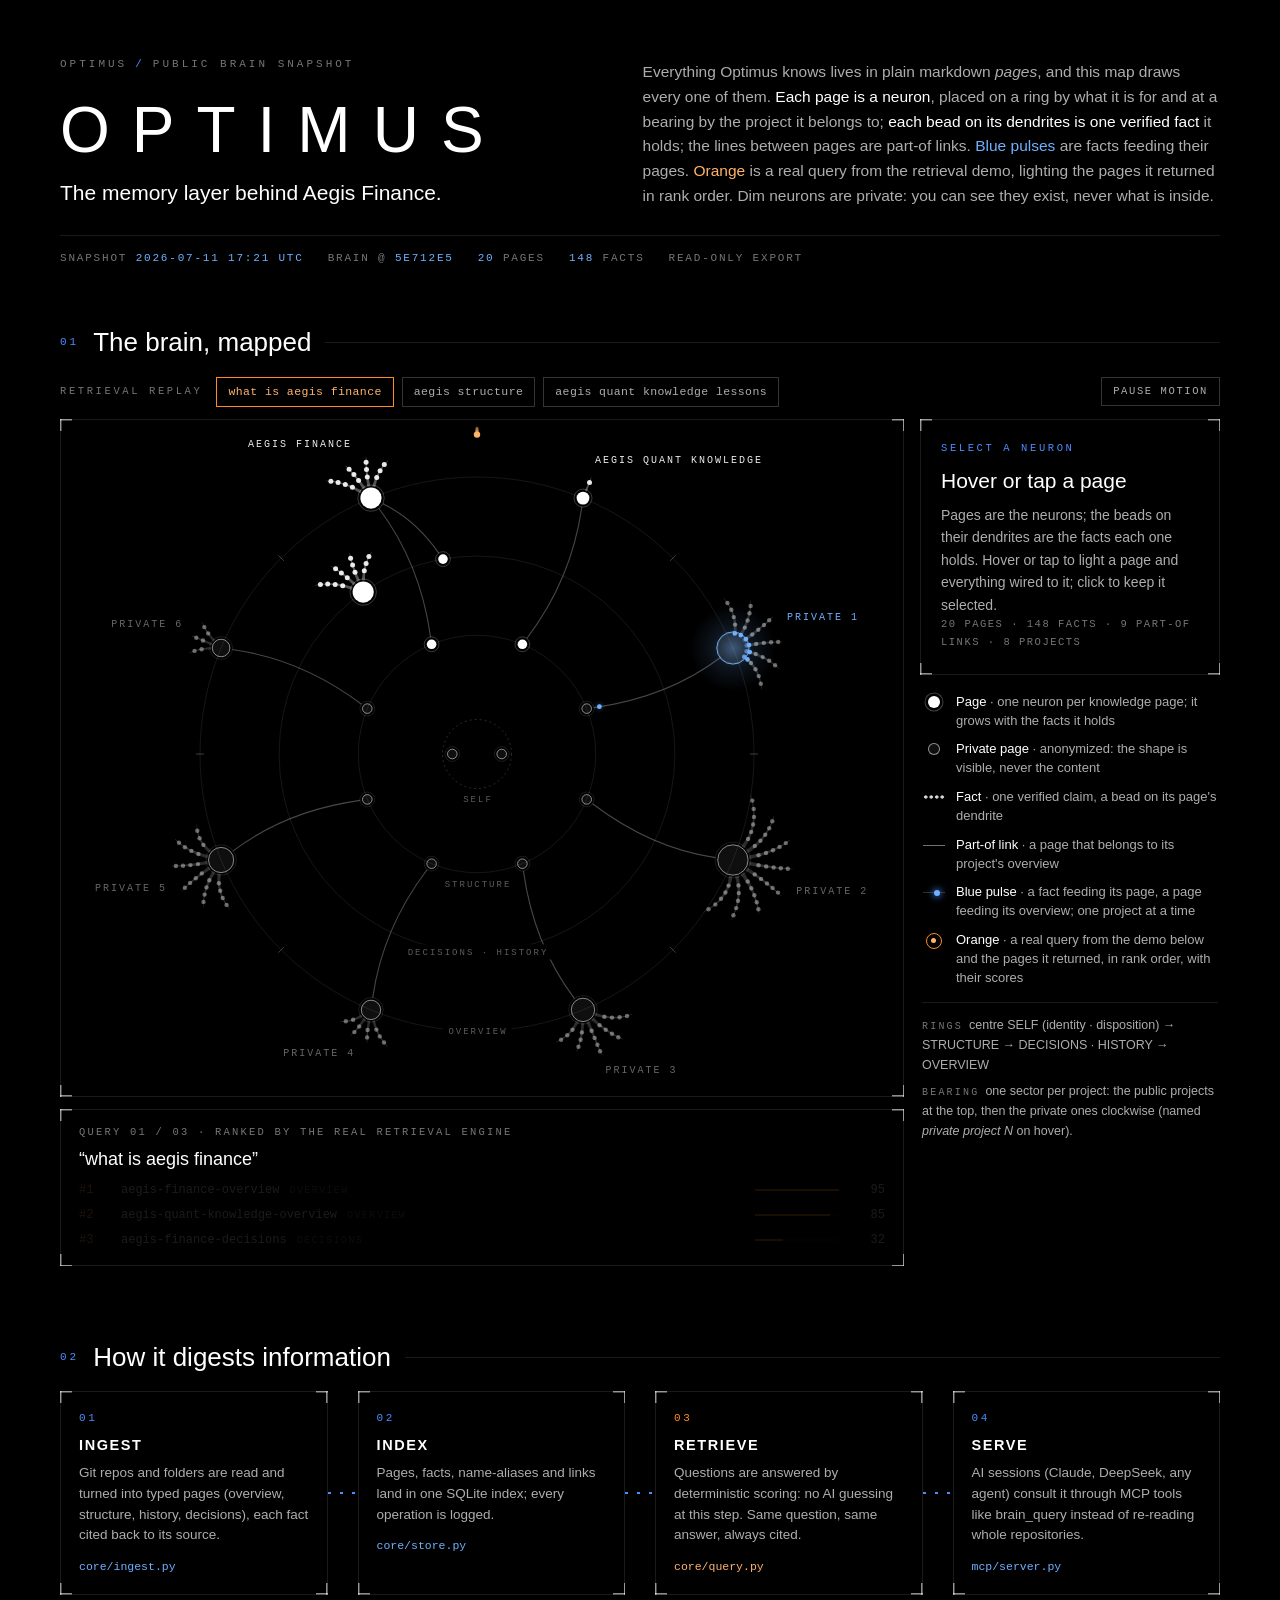
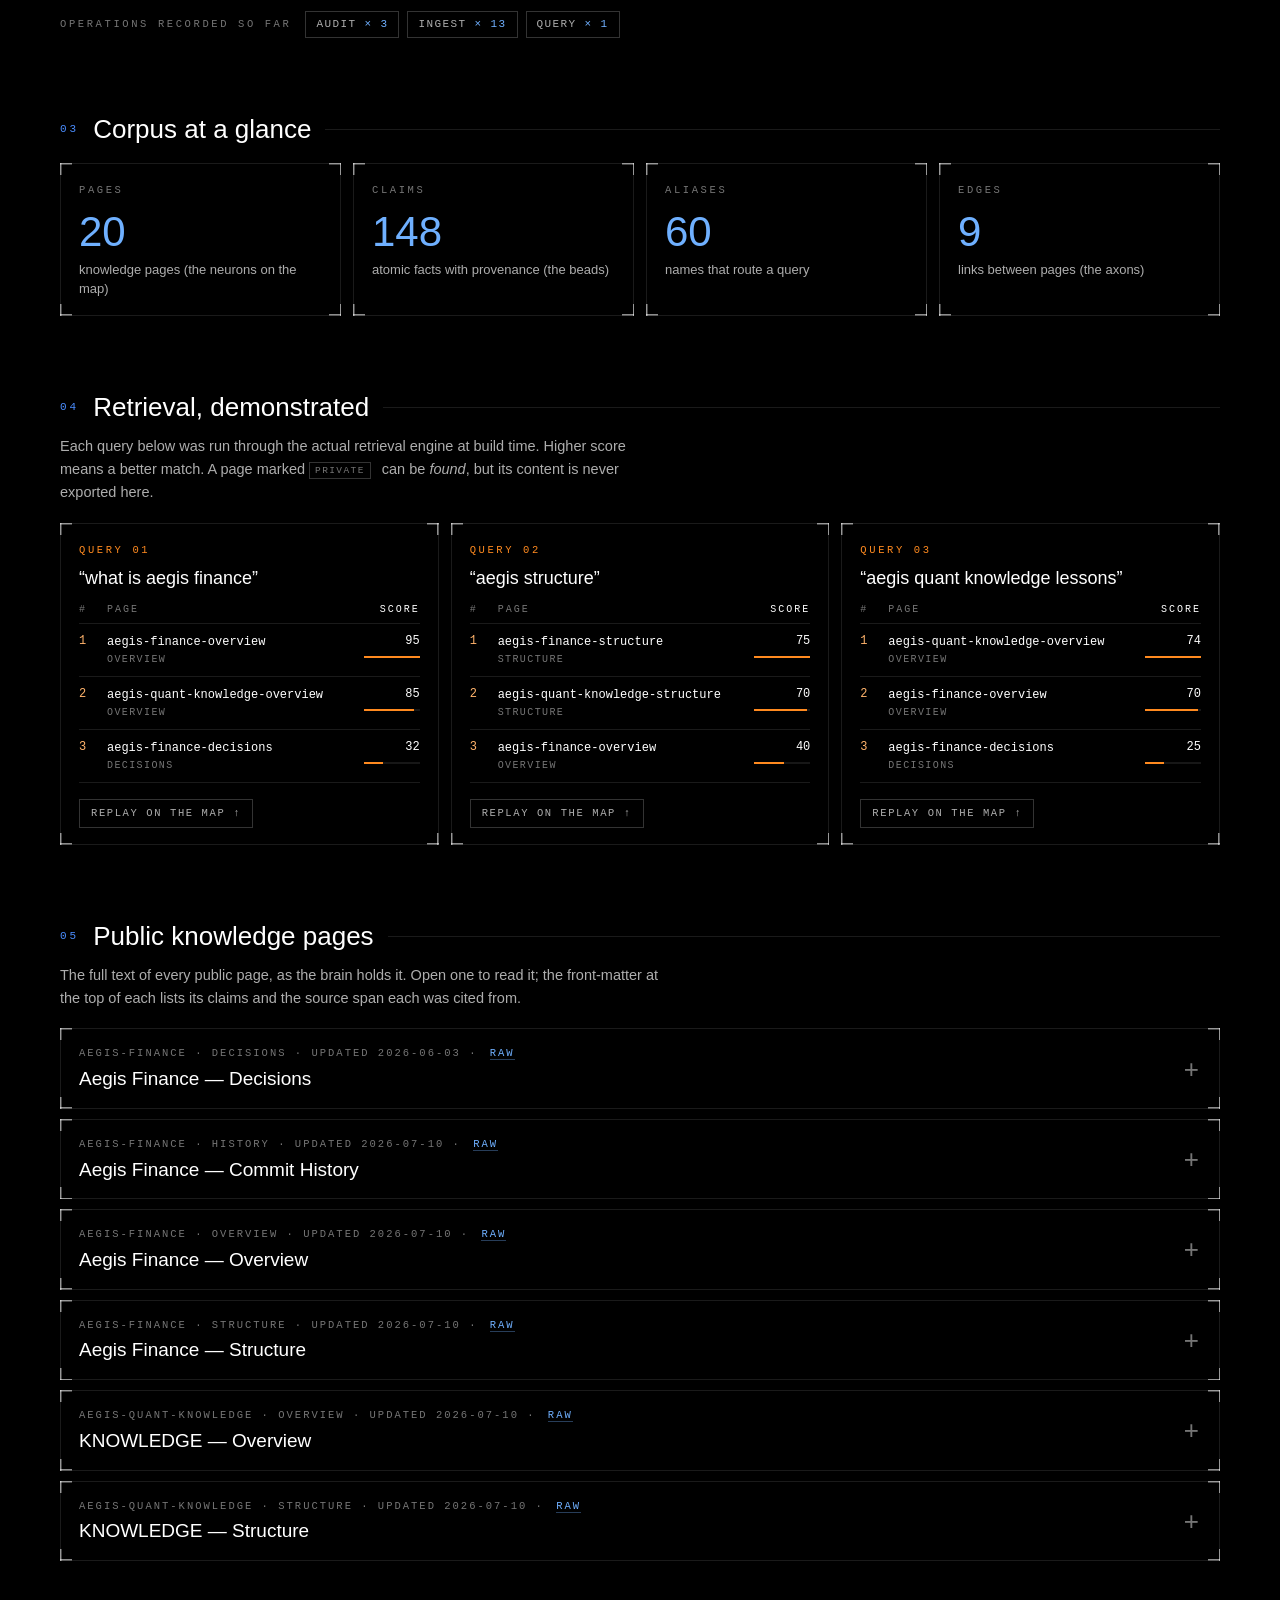
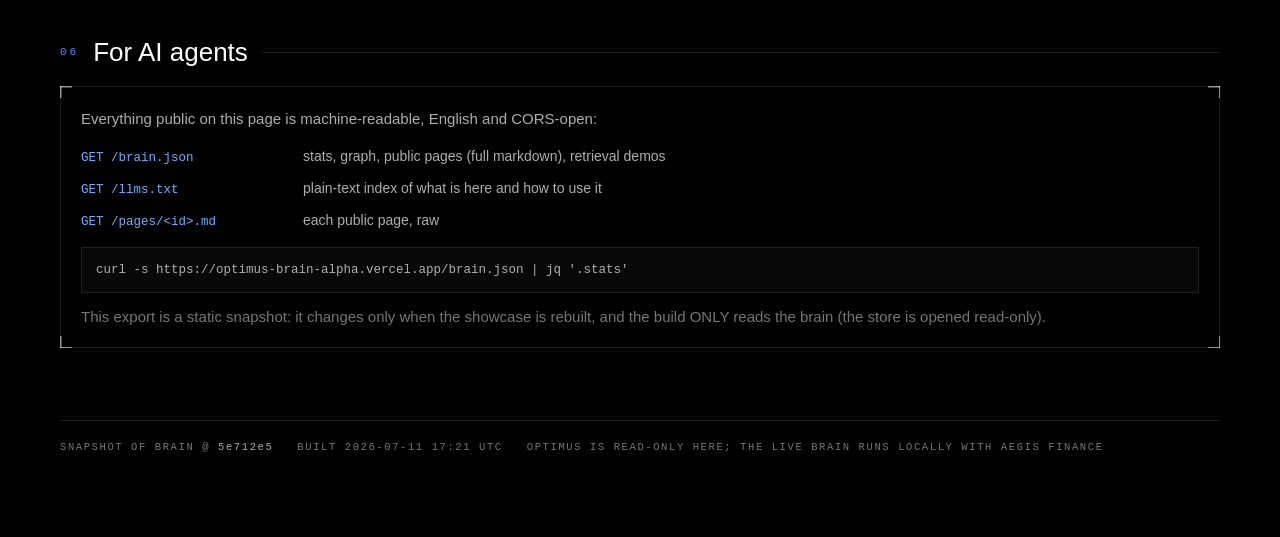
<file: showcase/optimus-brain/index.html>
<!doctype html>
<html lang="en">
<head>
<meta charset="utf-8">
<meta name="viewport" content="width=device-width, initial-scale=1">
<title>Optimus Brain — Neural Map</title>
<meta name="description" content="A neural map of Optimus, the memory layer behind Aegis Finance: every page a neuron, every fact a bead, a real query replayed. English-only, machine-readable.">
<meta name="theme-color" content="#000000">
<style>
:root {
  --bg: #000000;
  --ink: #ffffff;
  --ink-2: rgba(255, 255, 255, .68);
  --ink-3: rgba(255, 255, 255, .46);
  --line: rgba(255, 255, 255, .10);
  --line-2: rgba(255, 255, 255, .20);
  --blue: #4a8dff;
  --blue-hi: #6fb0ff;
  --orange: #ff8a1f;
  --orange-hi: #ffb36b;
  --sans: Inter, -apple-system, BlinkMacSystemFont, "Segoe UI", Helvetica, Arial, sans-serif;
  --mono: ui-monospace, SFMono-Regular, "SF Mono", Menlo, Consolas, "Liberation Mono", monospace;
  color-scheme: dark;
}
@property --bracket { syntax: "<color>"; inherits: true; initial-value: rgba(255, 255, 255, .55); }
* { box-sizing: border-box; margin: 0; }
html { background: var(--bg); }
body { background: var(--bg); color: var(--ink); font: 16px/1.6 var(--sans);
  -webkit-font-smoothing: antialiased; padding: 0 16px 80px; }
main { max-width: 1160px; margin: 0 auto; }
a { color: var(--blue-hi); text-decoration: none; border-bottom: 1px solid rgba(111, 176, 255, .35); }
a:hover { border-bottom-color: var(--blue-hi); }
code { font: 12.5px/1.5 var(--mono); color: var(--ink); background: rgba(255, 255, 255, .06);
  padding: 1px 5px; border-radius: 2px; }
pre { font: 12.5px/1.6 var(--mono); color: var(--ink-2); background: rgba(255, 255, 255, .03);
  border: 1px solid var(--line); padding: 12px 14px; overflow-x: auto; }
pre code { background: none; padding: 0; color: inherit; }
::selection { background: rgba(74, 141, 255, .35); }
.kicker, .sec-n, .ctl-label, .p-k, .p-meta, .t-k, .d-k, .ro-head, .pg-k, .st-n, .lk,
.metarow, footer, .tag, .op { font-family: var(--mono); text-transform: uppercase; }

/* style A: hairline frame + 12 px corner brackets */
.hud { position: relative; border: 1px solid var(--line); --bracket: rgba(255, 255, 255, .55);
  background:
    linear-gradient(var(--bracket), var(--bracket)) left top / 12px 1.5px no-repeat,
    linear-gradient(var(--bracket), var(--bracket)) left top / 1.5px 12px no-repeat,
    linear-gradient(var(--bracket), var(--bracket)) right top / 12px 1.5px no-repeat,
    linear-gradient(var(--bracket), var(--bracket)) right top / 1.5px 12px no-repeat,
    linear-gradient(var(--bracket), var(--bracket)) left bottom / 12px 1.5px no-repeat,
    linear-gradient(var(--bracket), var(--bracket)) left bottom / 1.5px 12px no-repeat,
    linear-gradient(var(--bracket), var(--bracket)) right bottom / 12px 1.5px no-repeat,
    linear-gradient(var(--bracket), var(--bracket)) right bottom / 1.5px 12px no-repeat;
  background-origin: border-box; }

/* header */
header { padding: 56px 0 4px; display: grid; grid-template-columns: minmax(0, 1fr) minmax(0, 1.08fr);
  gap: 0 48px; align-items: start; }
header .h-text { padding-top: 4px; }
header .metarow { grid-column: 1 / -1; margin-top: 26px; padding-top: 14px; border-top: 1px solid var(--line); }
.kicker { font-size: 11px; letter-spacing: 3px; color: var(--ink-3); }
.kicker .sep { color: var(--blue); margin: 0 8px; }
.wordmark { font: 200 64px/1 var(--sans); letter-spacing: 22px; margin: 24px 0 16px; color: var(--ink); }
.tagline { font: 300 21px/1.4 var(--sans); color: var(--ink); }
.lede { font-size: 15.5px; color: var(--ink-2); max-width: 74ch; }
.lede strong { color: var(--ink); font-weight: 500; }
.lede .o { color: var(--orange-hi); }
.lede .b { color: var(--blue-hi); }
.metarow { display: flex; flex-wrap: wrap; gap: 6px 24px; margin-top: 18px; font-size: 11px;
  line-height: 1.6; letter-spacing: 1.8px; color: var(--ink-3); }
.metarow b { color: var(--blue-hi); font-weight: 400; }

/* sections */
section { margin-top: 76px; }
header + section { margin-top: 56px; }
.sec-head { display: flex; align-items: center; gap: 14px; margin-bottom: 18px; }
.sec-n { font-size: 11px; letter-spacing: 3px; color: var(--blue); }
.sec-head h2 { font: 300 26px/1.2 var(--sans); color: var(--ink); white-space: nowrap; }
.sec-head .rule { flex: 1; height: 1px; background: var(--line); min-width: 16px; }
.sec-sub { color: var(--ink-2); font-size: 14.5px; max-width: 76ch; margin: -6px 0 18px; }

/* the map */
.controls { display: flex; flex-wrap: wrap; align-items: center; gap: 8px; margin-bottom: 12px; }
.ctl-label { font-size: 10.5px; letter-spacing: 2.6px; color: var(--ink-3); margin-right: 6px; }
.chip { font: 11.5px/1.25 var(--mono); letter-spacing: .4px; color: var(--ink-2); background: transparent;
  border: 1px solid var(--line-2); border-radius: 0; padding: 7px 11px; cursor: pointer;
  transition: color .2s, border-color .2s; }
.chip:hover { color: var(--ink); border-color: rgba(255, 255, 255, .45); }
.chip:focus-visible { outline: 1px solid var(--blue-hi); outline-offset: 2px; }
.chip:disabled { cursor: default; color: var(--ink-3); border-color: var(--line); }
.qchip[aria-pressed="true"] { color: var(--orange-hi); border-color: var(--orange); }
.motion { margin-left: auto; text-transform: uppercase; letter-spacing: 1.6px; font-size: 10.5px; }
.motion[aria-pressed="true"] { color: var(--blue-hi); border-color: var(--blue); }
.map-grid { display: grid; grid-template-columns: minmax(0, 1fr) 300px; gap: 16px; align-items: start; }
.map-col, .side-col { min-width: 0; }
.map-frame { padding: 6px; }
#map { position: relative; width: 100%; min-height: 300px; -webkit-tap-highlight-color: transparent; }
#map svg { display: block; width: 100%; height: auto; user-select: none; -webkit-user-select: none; }
.noscript { padding: 24px; color: var(--ink-2); font-size: 14px; }

#map .ring { fill: none; stroke: rgba(255, 255, 255, .085); stroke-width: 1; }
#map .ring.centre { stroke-dasharray: 2 3; stroke: rgba(255, 255, 255, .16); }
#map .tick { stroke: rgba(255, 255, 255, .24); stroke-width: 1; }
#map .port { stroke: var(--orange); stroke-width: 1.5; opacity: .6; }
#map .axon { fill: none; stroke: rgba(255, 255, 255, .28); stroke-width: 1.1; }
#map .ray { fill: rgba(255, 255, 255, .32); }
#map .ray.pv { fill: rgba(255, 255, 255, .17); }
#map .bead { fill: rgba(255, 255, 255, .9); }
#map .bead.pv { fill: rgba(255, 255, 255, .40); }
#map .mem { fill: none; stroke: rgba(255, 255, 255, .22); stroke-width: 1; }
#map .mem.pv { stroke: rgba(255, 255, 255, .10); }
#map .body { fill: var(--ink); }
#map .body.pv { fill: rgba(255, 255, 255, .06); stroke: rgba(255, 255, 255, .52); stroke-width: 1; }
#map .hglow { opacity: 0; transition: opacity .25s; }
#map .dm { transition: opacity .25s; }
#map svg.focus .dm:not(.on) { opacity: .16; }
#map .l-query { transition: opacity .25s; }
#map svg.focus .l-query { opacity: .3; }
#map .axon.on { stroke: var(--blue-hi); stroke-width: 1.4; }
#map .ray.on { fill: rgba(111, 176, 255, .7); }
#map .bead.on { fill: var(--blue-hi); }
#map .body.on { fill: var(--blue-hi); stroke: var(--blue-hi); }
#map .mem.on { stroke: rgba(111, 176, 255, .85); }
#map .hglow.on { opacity: 1; }
#map .sec { font-family: var(--mono); fill: rgba(255, 255, 255, .40); transition: fill .45s; }
#map .sec.pub { fill: rgba(255, 255, 255, .92); }
#map .sec.live { fill: var(--blue-hi); }
#map .rl { font-family: var(--mono); fill: rgba(255, 255, 255, .36); }
#map .pulse { fill: var(--blue-hi); }
#map .q-beam { fill: none; stroke: var(--orange); stroke-width: 1.2; stroke-opacity: .9; }
#map .q-halo { fill: none; stroke: var(--orange); stroke-width: 1.5; }
#map .q-badge rect { fill: #000; stroke: var(--orange); stroke-width: 1; }
#map .q-badge text { font-family: var(--mono); fill: var(--orange-hi); }
#map .q-dot { fill: var(--orange-hi); }

.readout { margin-top: 12px; padding: 14px 18px 16px; }
.ro-head { font-size: 10.5px; letter-spacing: 2.2px; color: var(--ink-3); }
.ro-q { font: 300 18px/1.35 var(--sans); color: var(--ink); margin: 6px 0 10px; }
.ro-list { list-style: none; padding: 0; display: grid; gap: 7px; }
.ro-list li { display: grid; grid-template-columns: 30px minmax(0, 1fr) 84px 34px; gap: 12px;
  align-items: center; font: 12px/1.4 var(--mono); color: var(--ink-2); opacity: .1; transition: opacity .35s; }
.ro-list li.shown { opacity: 1; }
.ro-list .rk { color: var(--orange-hi); }
.ro-list .pid { color: var(--ink); overflow-wrap: anywhere; }
.ro-list .pid code { background: none; padding: 0; font-size: 12px; }
.ro-list .ty { color: var(--ink-3); margin-left: 10px; text-transform: uppercase; font-size: 10px; letter-spacing: 1.4px; }
.ro-list .sc { text-align: right; color: var(--ink); }
.bar { display: block; height: 2px; background: rgba(255, 255, 255, .09); }
.bar i { display: block; height: 100%; background: var(--orange); }
.tag { font-size: 9.5px; line-height: 1; letter-spacing: 1.4px; color: var(--ink-3);
  border: 1px solid var(--line-2); padding: 2px 5px; margin-right: 7px; vertical-align: 1px; }

.panel { padding: 20px 20px 22px; min-height: 250px; }
.p-k { font-size: 10.5px; letter-spacing: 2.6px; color: var(--blue); }
.p-k.pv { color: var(--ink-3); }
.panel h3 { font: 300 21px/1.3 var(--sans); color: var(--ink); margin: 10px 0 8px; overflow-wrap: anywhere; }
.p-meta { font-size: 10.5px; letter-spacing: 1.5px; line-height: 1.7; color: var(--ink-3); }
.panel p { font-size: 14px; color: var(--ink-2); margin-top: 10px; }
.panel .quote { font-size: 15px; color: var(--ink); line-height: 1.55; }
.panel .links { font: 11.5px/1.75 var(--mono); color: var(--ink-2); }
.panel .links span { color: var(--ink-3); }

.legend { margin-top: 18px; padding: 0 2px; }
.legend ul { list-style: none; padding: 0; display: grid; gap: 10px; }
.legend li { display: grid; grid-template-columns: 24px minmax(0, 1fr); gap: 10px; align-items: start;
  font-size: 13px; line-height: 1.45; color: var(--ink-2); }
.legend b { color: var(--ink); font-weight: 500; }
.sw { position: relative; display: block; width: 24px; height: 18px; }
.sw::before, .sw::after { content: ""; position: absolute; }
.sw-soma::after { left: 6px; top: 3px; width: 12px; height: 12px; border-radius: 50%; background: var(--ink);
  box-shadow: 0 0 0 2.5px var(--bg), 0 0 0 3.5px rgba(255, 255, 255, .25); }
.sw-soma.pv::after { background: rgba(255, 255, 255, .06); box-shadow: inset 0 0 0 1px rgba(255, 255, 255, .55); }
.sw-fact::after { left: 1px; top: 7px; width: 22px; height: 4px;
  background: radial-gradient(circle, rgba(255, 255, 255, .85) 1.4px, transparent 1.9px) 0 0 / 5.5px 4px repeat-x; }
.sw-axon::after { left: 1px; right: 1px; top: 9px; height: 1px; background: rgba(255, 255, 255, .45); }
.sw-pulse::before { left: 1px; right: 1px; top: 9px; height: 1px; background: rgba(255, 255, 255, .18); }
.sw-pulse::after { left: 12px; top: 6.5px; width: 6px; height: 6px; border-radius: 50%; background: var(--blue-hi);
  box-shadow: 0 0 7px 1px rgba(74, 141, 255, .8); }
.sw-query::before { left: 4px; top: 2px; width: 14px; height: 14px; border-radius: 50%; border: 1.5px solid var(--orange); }
.sw-query::after { left: 9px; top: 7px; width: 5px; height: 5px; border-radius: 50%; background: var(--orange-hi); }
.legend-rings { margin-top: 14px; padding-top: 12px; border-top: 1px solid var(--line);
  font-size: 12.5px; line-height: 1.6; color: var(--ink-2); }
.legend-rings p + p { margin-top: 6px; }
.lk { font-size: 10px; letter-spacing: 2.2px; color: var(--ink-3); margin-right: 6px; }

/* style A pipeline */
.pipe { display: grid; grid-template-columns: minmax(0, 1fr) 30px minmax(0, 1fr) 30px minmax(0, 1fr) 30px minmax(0, 1fr); }
.stage { padding: 18px 18px 16px; animation: lit 9s linear infinite; animation-delay: var(--d, 0s); }
.stage.q { animation-name: lit-q; }
.st-n { font-size: 11px; letter-spacing: 2.6px; color: var(--blue); }
.stage.q .st-n { color: var(--orange); }
.st-t { font: 600 14.5px/1.3 var(--sans); letter-spacing: 1.6px; text-transform: uppercase; color: var(--ink); margin: 8px 0; }
.stage p { font-size: 13.5px; line-height: 1.55; color: var(--ink-2); }
.stage code { display: inline-block; margin-top: 12px; color: var(--blue-hi); background: none; padding: 0; font-size: 11.5px; }
.stage.q code { color: var(--orange-hi); }
.wire { align-self: center; height: 1.5px;
  background: repeating-linear-gradient(90deg, var(--blue) 0 3px, transparent 3px 12px);
  animation: current 1s linear infinite; }
@keyframes current { from { background-position: 0 0; } to { background-position: 12px 0; } }
@keyframes current-v { from { background-position: 0 0; } to { background-position: 0 12px; } }
@keyframes lit {
  0% { border-color: var(--line); --bracket: rgba(255, 255, 255, .55); }
  3%, 17% { border-color: rgba(74, 141, 255, .9); --bracket: #4a8dff; }
  23%, 100% { border-color: var(--line); --bracket: rgba(255, 255, 255, .55); } }
@keyframes lit-q {
  0% { border-color: var(--line); --bracket: rgba(255, 255, 255, .55); }
  3%, 17% { border-color: rgba(255, 138, 31, .9); --bracket: #ff8a1f; }
  23%, 100% { border-color: var(--line); --bracket: rgba(255, 255, 255, .55); } }
.ops { margin-top: 16px; display: flex; flex-wrap: wrap; align-items: center; gap: 8px; }
.op { font-size: 11px; line-height: 1; letter-spacing: 1.4px; color: var(--ink-2); border: 1px solid var(--line-2); padding: 7px 10px; }
.op b { color: var(--blue-hi); font-weight: 400; }

/* tiles */
.tiles { display: grid; grid-template-columns: repeat(4, minmax(0, 1fr)); gap: 12px; }
.tile { padding: 18px 18px 16px; }
.t-k { font-size: 10.5px; letter-spacing: 2.6px; color: var(--ink-3); }
.t-v { font: 200 42px/1.1 var(--sans); color: var(--blue-hi); font-variant-numeric: tabular-nums; margin: 10px 0 6px; }
.t-s { font-size: 13px; line-height: 1.45; color: var(--ink-2); }

/* retrieval demos */
.demos { display: grid; grid-template-columns: repeat(3, minmax(0, 1fr)); gap: 12px; }
.demo { padding: 18px 18px 16px; display: flex; flex-direction: column; }
.d-k { font-size: 10.5px; letter-spacing: 2.6px; color: var(--orange); }
.d-q { font: 300 18px/1.35 var(--sans); color: var(--ink); margin: 8px 0 12px; }
.demo table { width: 100%; border-collapse: collapse; font: 12px/1.4 var(--mono); }
.demo th { font-weight: 400; font-size: 10px; letter-spacing: 2px; text-transform: uppercase; color: var(--ink-3);
  text-align: left; padding: 0 0 6px; border-bottom: 1px solid var(--line); }
.demo td { padding: 9px 0; border-bottom: 1px solid var(--line); vertical-align: top; color: var(--ink-2); }
.demo td.rk { color: var(--orange-hi); width: 28px; }
.demo td code { background: none; padding: 0; color: var(--ink); font-size: 12px; overflow-wrap: anywhere; }
.demo .ty { display: block; font-size: 10px; letter-spacing: 1.4px; text-transform: uppercase; color: var(--ink-3); margin-top: 2px; }
.demo .num { text-align: right; color: var(--ink); width: 70px; }
.demo .num .bar { margin: 7px 0 0 auto; width: 56px; }
.d-play { margin-top: 16px; align-self: flex-start; text-transform: uppercase; letter-spacing: 1.6px; font-size: 10.5px; }

/* public pages */
details.page { margin-top: 10px; }
details.page > summary { list-style: none; cursor: pointer; display: block; position: relative; padding: 16px 52px 16px 18px; }
details.page > summary::-webkit-details-marker { display: none; }
details.page > summary::after { content: "+"; position: absolute; right: 20px; top: 50%; transform: translateY(-50%);
  font: 200 26px/1 var(--sans); color: var(--ink-3); }
details.page[open] > summary::after { content: "\2212"; }
.pg-k { display: block; font-size: 10.5px; letter-spacing: 2px; color: var(--ink-3); }
.pg-k a { text-transform: uppercase; margin-left: 4px; }
.pg-t { display: block; font: 300 19px/1.35 var(--sans); color: var(--ink); margin-top: 4px; }
.page-body { border-top: 1px solid var(--line); padding: 14px 18px 20px; font-size: 15px; color: var(--ink-2); overflow-wrap: anywhere; }
.page-body h2, .page-body h3, .page-body h4 { color: var(--ink); font-weight: 400; margin: 18px 0 6px; }
.page-body h2 { font-size: 21px; } .page-body h3 { font-size: 17px; } .page-body h4 { font-size: 15px; font-weight: 600; }
.page-body p { margin: 6px 0; }
.page-body ul { padding-left: 20px; margin: 6px 0; }
.page-body li { margin: 3px 0; }
.page-body strong { color: var(--ink); font-weight: 600; }
.page-body pre { margin: 10px 0; }
.fm { margin: 4px 0 12px; }
.fm > summary { cursor: pointer; font: 10.5px/1.6 var(--mono); letter-spacing: 2px; text-transform: uppercase; color: var(--ink-3); }
.fm pre { margin-top: 8px; max-height: 300px; overflow: auto; white-space: pre; }

/* for agents */
.card { padding: 20px 20px 18px; }
.card > p { color: var(--ink-2); font-size: 15px; }
.endpoints { list-style: none; padding: 0; margin: 14px 0 16px; display: grid; gap: 9px; }
.endpoints li { display: grid; grid-template-columns: 210px minmax(0, 1fr); gap: 12px; align-items: baseline; font-size: 14px; color: var(--ink-2); }
.endpoints code { color: var(--blue-hi); background: none; padding: 0; }
.note { font-size: 13.5px; color: var(--ink-3) !important; margin-top: 12px; }

footer { margin-top: 72px; padding-top: 18px; border-top: 1px solid var(--line); display: flex; flex-wrap: wrap;
  gap: 6px 24px; font-size: 10.5px; line-height: 1.7; letter-spacing: 1.6px; color: var(--ink-3); }
footer code { background: none; padding: 0; color: var(--ink-2); font-size: 10.5px; text-transform: none; }

@media (max-width: 960px) {
  header { grid-template-columns: minmax(0, 1fr); }
  header .h-text { padding-top: 14px; }
  .map-grid { grid-template-columns: minmax(0, 1fr); gap: 12px; }
  /* one column: a tap on the map shows its details right under the map */
  .map-col, .side-col { display: contents; }
  .map-frame { order: 1; } .panel { order: 2; min-height: 0; } .readout { order: 3; margin-top: 0; }
  .legend { order: 4; margin-top: 6px; }
  .pipe { grid-template-columns: minmax(0, 1fr); }
  .wire { justify-self: center; width: 1.5px; height: 26px;
    background: repeating-linear-gradient(180deg, var(--blue) 0 3px, transparent 3px 12px); animation-name: current-v; }
  .tiles { grid-template-columns: repeat(2, minmax(0, 1fr)); }
  .demos { grid-template-columns: minmax(0, 1fr); }
}
@media (max-width: 560px) {
  header { padding-top: 40px; }
  .wordmark { font-size: 40px; letter-spacing: 12px; margin: 18px 0 12px; }
  .tagline { font-size: 18px; }
  .sec-head h2 { font-size: 21px; white-space: normal; }
  section { margin-top: 60px; }
  .motion { margin-left: 0; }
  .chip { padding: 6px 9px; font-size: 11px; }
  .controls { gap: 6px; }
  .ro-list li { grid-template-columns: 26px minmax(0, 1fr) 30px; gap: 10px; }
  .ro-list .bar { display: none; }
  .ro-list .ty { display: block; margin: 2px 0 0; }
  .endpoints li { grid-template-columns: minmax(0, 1fr); gap: 2px; }
  .t-v { font-size: 34px; }
}
@media (prefers-reduced-motion: reduce) {
  *, *::before, *::after { animation: none !important; transition: none !important; scroll-behavior: auto !important; }
}
</style>
</head>
<body>
<main>
<header>
  <div class="h-id"><div class="kicker">Optimus<span class="sep">/</span>public brain snapshot</div>
  <h1 class="wordmark">OPTIMUS</h1>
  <p class="tagline">The memory layer behind Aegis Finance.</p></div>
  <div class="h-text"><p class="lede">Everything Optimus knows lives in plain markdown <em>pages</em>, and this map draws every one of them. <strong>Each page is a neuron</strong>, placed on a ring by what it is for and at a bearing by the project it belongs to; <strong>each bead on its dendrites is one verified fact</strong> it holds; the lines between pages are part-of links. <span class="b">Blue pulses</span> are facts feeding their pages. <span class="o">Orange</span> is a real query from the retrieval demo, lighting the pages it returned in rank order. Dim neurons are private: you can see they exist, never what is inside.</p></div>
  <div class="metarow"><span>snapshot <b>2026-07-11 17:21 UTC</b></span><span>brain @ <b>5e712e5</b></span><span><b>20</b> pages</span><span><b>148</b> facts</span><span>read-only export</span></div>
</header>

<section id="map-section">
  <div class="sec-head"><span class="sec-n">01</span><h2>The brain, mapped</h2><span class="rule"></span></div>
  <div class="controls"><span class="ctl-label">Retrieval replay</span><button type="button" class="chip qchip" data-demo="0" aria-pressed="true">what is aegis finance</button><button type="button" class="chip qchip" data-demo="1" aria-pressed="false">aegis structure</button><button type="button" class="chip qchip" data-demo="2" aria-pressed="false">aegis quant knowledge lessons</button><button type="button" class="chip motion" id="motion" aria-pressed="false">Pause motion</button></div>
  <div class="map-grid">
    <div class="map-col">
      <div class="hud map-frame">
        <div id="map" role="img" aria-label="Neural map of the Optimus brain: 20 pages on 4 rings, 148 facts, 9 part-of links. The same data is in the tables below and in brain.json."></div>
        <noscript><p class="noscript">The neural map needs JavaScript. Every number it draws is in the sections below and in <a href="brain.json">brain.json</a>.</p></noscript>
      </div>
      <div class="hud readout" id="readout" aria-live="polite"><div class="ro-head" id="ro-head">query 01 / 03 · ranked by the real retrieval engine</div><div class="ro-q" id="ro-q">“what is aegis finance”</div><ol class="ro-list" id="ro-list"><li class="shown"><span class="rk">#1</span><span class="pid"><code>aegis-finance-overview</code><span class="ty">overview</span></span><span class="bar"><i style="width:100.0%"></i></span><span class="sc">95</span></li><li class="shown"><span class="rk">#2</span><span class="pid"><code>aegis-quant-knowledge-overview</code><span class="ty">overview</span></span><span class="bar"><i style="width:89.5%"></i></span><span class="sc">85</span></li><li class="shown"><span class="rk">#3</span><span class="pid"><code>aegis-finance-decisions</code><span class="ty">decisions</span></span><span class="bar"><i style="width:33.7%"></i></span><span class="sc">32</span></li></ol></div>
    </div>
    <div class="side-col">
      <div class="hud panel" id="panel" aria-live="polite"><div class="p-k">Select a neuron</div><h3>Hover or tap a page</h3><p>Pages are the neurons; the beads on their dendrites are the facts each one holds. Hover or tap to light a page and everything wired to it; click to keep it selected.</p><div class="p-meta">20 pages · 148 facts · 9 part-of links · 8 projects</div></div>
      <div class="legend"><ul><li><i class="sw sw-soma" aria-hidden="true"></i><span><b>Page</b> · one neuron per knowledge page; it grows with the facts it holds</span></li><li><i class="sw sw-soma pv" aria-hidden="true"></i><span><b>Private page</b> · anonymized: the shape is visible, never the content</span></li><li><i class="sw sw-fact" aria-hidden="true"></i><span><b>Fact</b> · one verified claim, a bead on its page&#x27;s dendrite</span></li><li><i class="sw sw-axon" aria-hidden="true"></i><span><b>Part-of link</b> · a page that belongs to its project&#x27;s overview</span></li><li><i class="sw sw-pulse" aria-hidden="true"></i><span><b>Blue pulse</b> · a fact feeding its page, a page feeding its overview; one project at a time</span></li><li><i class="sw sw-query" aria-hidden="true"></i><span><b>Orange</b> · a real query from the demo below and the pages it returned, in rank order, with their scores</span></li></ul><div class="legend-rings"><p><span class="lk">Rings</span>centre SELF (identity · disposition) → STRUCTURE → DECISIONS · HISTORY → OVERVIEW</p><p><span class="lk">Bearing</span>one sector per project: the public projects at the top, then the private ones clockwise (named <em>private project N</em> on hover).</p></div></div>
    </div>
  </div>
</section>

<section>
  <div class="sec-head"><span class="sec-n">02</span><h2>How it digests information</h2><span class="rule"></span></div>
  <div class="pipe"><div class="stage hud" style="--d:0s"><div class="st-n">01</div><div class="st-t">Ingest</div><p>Git repos and folders are read and turned into typed pages (overview, structure, history, decisions), each fact cited back to its source.</p><code>core/ingest.py</code></div><div class="wire" aria-hidden="true"></div><div class="stage hud" style="--d:2.25s"><div class="st-n">02</div><div class="st-t">Index</div><p>Pages, facts, name-aliases and links land in one SQLite index; every operation is logged.</p><code>core/store.py</code></div><div class="wire" aria-hidden="true"></div><div class="stage hud q" style="--d:4.5s"><div class="st-n">03</div><div class="st-t">Retrieve</div><p>Questions are answered by deterministic scoring: no AI guessing at this step. Same question, same answer, always cited.</p><code>core/query.py</code></div><div class="wire" aria-hidden="true"></div><div class="stage hud" style="--d:6.75s"><div class="st-n">04</div><div class="st-t">Serve</div><p>AI sessions (Claude, DeepSeek, any agent) consult it through MCP tools like brain_query instead of re-reading whole repositories.</p><code>mcp/server.py</code></div></div>
  <div class="ops"><span class="ctl-label">Operations recorded so far</span><span class="op">audit <b>× 3</b></span><span class="op">ingest <b>× 13</b></span><span class="op">query <b>× 1</b></span></div>
</section>

<section>
  <div class="sec-head"><span class="sec-n">03</span><h2>Corpus at a glance</h2><span class="rule"></span></div>
  <div class="tiles"><div class="tile hud"><div class="t-k">Pages</div><div class="t-v">20</div><div class="t-s">knowledge pages (the neurons on the map)</div></div><div class="tile hud"><div class="t-k">Claims</div><div class="t-v">148</div><div class="t-s">atomic facts with provenance (the beads)</div></div><div class="tile hud"><div class="t-k">Aliases</div><div class="t-v">60</div><div class="t-s">names that route a query</div></div><div class="tile hud"><div class="t-k">Edges</div><div class="t-v">9</div><div class="t-s">links between pages (the axons)</div></div></div>
</section>

<section>
  <div class="sec-head"><span class="sec-n">04</span><h2>Retrieval, demonstrated</h2><span class="rule"></span></div>
  <p class="sec-sub">Each query below was run through the actual retrieval engine at build time. Higher score means a better match. A page marked <span class="tag">private</span> can be <em>found</em>, but its content is never exported here.</p>
  <div class="demos"><div class="demo hud"><div class="d-k">query 01</div><div class="d-q">“what is aegis finance”</div><table><thead><tr><th>#</th><th>page</th><th class="num">score</th></tr></thead><tbody><tr><td class="rk">1</td><td><code>aegis-finance-overview</code><span class="ty">overview</span></td><td class="num">95<span class="bar"><i style="width:100.0%"></i></span></td></tr><tr><td class="rk">2</td><td><code>aegis-quant-knowledge-overview</code><span class="ty">overview</span></td><td class="num">85<span class="bar"><i style="width:89.5%"></i></span></td></tr><tr><td class="rk">3</td><td><code>aegis-finance-decisions</code><span class="ty">decisions</span></td><td class="num">32<span class="bar"><i style="width:33.7%"></i></span></td></tr></tbody></table><button type="button" class="chip d-play" data-demo="0">replay on the map ↑</button></div><div class="demo hud"><div class="d-k">query 02</div><div class="d-q">“aegis structure”</div><table><thead><tr><th>#</th><th>page</th><th class="num">score</th></tr></thead><tbody><tr><td class="rk">1</td><td><code>aegis-finance-structure</code><span class="ty">structure</span></td><td class="num">75<span class="bar"><i style="width:100.0%"></i></span></td></tr><tr><td class="rk">2</td><td><code>aegis-quant-knowledge-structure</code><span class="ty">structure</span></td><td class="num">70<span class="bar"><i style="width:93.3%"></i></span></td></tr><tr><td class="rk">3</td><td><code>aegis-finance-overview</code><span class="ty">overview</span></td><td class="num">40<span class="bar"><i style="width:53.3%"></i></span></td></tr></tbody></table><button type="button" class="chip d-play" data-demo="1">replay on the map ↑</button></div><div class="demo hud"><div class="d-k">query 03</div><div class="d-q">“aegis quant knowledge lessons”</div><table><thead><tr><th>#</th><th>page</th><th class="num">score</th></tr></thead><tbody><tr><td class="rk">1</td><td><code>aegis-quant-knowledge-overview</code><span class="ty">overview</span></td><td class="num">74<span class="bar"><i style="width:100.0%"></i></span></td></tr><tr><td class="rk">2</td><td><code>aegis-finance-overview</code><span class="ty">overview</span></td><td class="num">70<span class="bar"><i style="width:94.6%"></i></span></td></tr><tr><td class="rk">3</td><td><code>aegis-finance-decisions</code><span class="ty">decisions</span></td><td class="num">25<span class="bar"><i style="width:33.8%"></i></span></td></tr></tbody></table><button type="button" class="chip d-play" data-demo="2">replay on the map ↑</button></div></div>
</section>

<section>
  <div class="sec-head"><span class="sec-n">05</span><h2>Public knowledge pages</h2><span class="rule"></span></div>
  <p class="sec-sub">The full text of every public page, as the brain holds it. Open one to read it; the front-matter at the top of each lists its claims and the source span each was cited from.</p>
  <details class="page hud" id="page-aegis-finance-decisions"><summary><span class="pg-k">aegis-finance · decisions · updated 2026-06-03 · <a href="pages/aegis-finance-decisions.md">raw</a></span><span class="pg-t">Aegis Finance — Decisions</span></summary><div class="page-body"><details class="fm"><summary>front-matter · claims and sources</summary><pre>id: aegis-finance-decisions
title: Aegis Finance — Decisions
tier: 2
type: decisions
project: aegis-finance
aliases:
- aegis-finance decisions
tags:
- project
- decisions
- expensive
sources:
- git:aegis-finance@9c2a0e5:docs/phase2_decisions.md
- git:aegis-finance@9c2a0e5:backend/db.py
- git:aegis-finance@9c2a0e5:docs/METHODOLOGY.md
- git:aegis-finance@9c2a0e5:CLAUDE.md
source_root: ~\aegis-finance
status: active
created: &#x27;2026-06-03T08:04:40+00:00&#x27;
updated: &#x27;2026-06-03T08:04:40+00:00&#x27;
claims:
- id: aegis-finance-dec-000
  text: Build the ticker-to-sector map from three prioritized sources
  source: git:aegis-finance@9c2a0e5:docs/phase2_decisions.md#L5-L5
  status: active
  kind: decision
  rationale: cover large/mid-caps already in Aegis (config universe), the PI reference
    universe, and five small-cap biotech tickers from Murat&#x27;s personal portfolio too
    small for either reference universe
  quote: &#x27;`real_analyzer._get_sector_map()` builds a ticker-to-sector mapping from
    three sources,&#x27;
- id: aegis-finance-dec-001
  text: Resolve user-added personal tickers&#x27; sectors via yfinance + a new ticker_metadata
    cache in Phase 5.5
  source: git:aegis-finance@9c2a0e5:docs/phase2_decisions.md#L34-L34
  status: active
  kind: decision
  rationale: otherwise unknown tickers return &#x27;Other&#x27;, so sector concentration flags
    misfire; it is a ~20-line addition, not a redesign
  quote: This is a ~20-line addition to the personal lane ingest path, not a redesign.
- id: aegis-finance-dec-002
  text: Defer the catalyst calendar and did-you-know panel to Phase 5 frontend rather
    than dropping them
  source: git:aegis-finance@9c2a0e5:docs/phase2_decisions.md#L40-L40
  status: active
  kind: decision
  rationale: catalyst data already exists via existing endpoints and the did-you-know
    raw data is already computed; only frontend narrative/compare logic remains
  quote: Both are **deferred to Phase 5 (frontend)**, not dropped.
- id: aegis-finance-dec-003
  text: Compute max drawdown inline from cumulative returns instead of delegating
    to drawdown_analyzer
  source: git:aegis-finance@9c2a0e5:docs/phase2_decisions.md#L54-L54
  status: active
  kind: decision
  rationale: the analyzer expects an absolute price series and returns a format needing
    conversion; the inline (cum/peak-1).min() is 4 lines, no conversion, and yields
    [-1,0] which MetricPack expects
  quote: Drawdown is computed inline from cumulative returns rather than delegating
    to
- id: aegis-finance-dec-004
  text: Use raw SQLite with WAL mode for the portfolio-intelligence persistence (not
    a heavier DB)
  source: git:aegis-finance@9c2a0e5:backend/db.py#L5-L5
  status: active
  kind: decision
  rationale: the rest of Aegis is stateless; persistence is needed only for paper-portfolio
    state, trade log, audit log, and personal decisions
  quote: Raw SQLite with WAL mode for the portfolio intelligence subsystem.
- id: aegis-finance-dec-005
  text: Use forward-only schema versioning with no Alembic
  source: git:aegis-finance@9c2a0e5:backend/db.py#L6-L6
  status: active
  kind: decision
  rationale: Alembic is overkill for 6 tables
  quote: Forward-only schema versioning (no Alembic — overkill for 6 tables).
- id: aegis-finance-dec-006
  text: Pick the final crash model per horizon by held-out Brier score
  source: git:aegis-finance@9c2a0e5:docs/METHODOLOGY.md#L44-L44
  status: active
  kind: decision
  rationale: use whichever calibrates better on held-out data (typically LightGBM
    3m, Logistic 12m)
  quote: The final prediction is the model with better held-out Brier score (typically
    LightGBM for 3-month, Logistic for 12-month).
- id: aegis-finance-dec-007
  text: Validate with a walk-forward expanding window with purge gaps and periodic
    retrain
  source: git:aegis-finance@9c2a0e5:docs/METHODOLOGY.md#L48-L48
  status: active
  kind: decision
  rationale: prevents data leakage; purge gaps 70/140/265 days for 3/6/12m, retrain
    every 252 days
  quote: &#x27;**Walk-forward expanding window** (no data leakage):&#x27;
- id: aegis-finance-dec-008
  text: Blend HMM regime probabilities into Monte Carlo drift and volatility at mixing
    weight 0.15
  source: git:aegis-finance@9c2a0e5:docs/METHODOLOGY.md#L115-L115
  status: active
  kind: decision
  rationale: make the simulation regime-aware; weight is configurable
  quote: HMM regime probabilities blend into the Monte Carlo drift and volatility
    with a mixing weight of 0.15 (configurable).
- id: aegis-finance-dec-009
  text: Keep services stateless — no mutable global state except cache
  source: git:aegis-finance@9c2a0e5:CLAUDE.md#L201-L201
  status: active
  kind: decision
  rationale: stateless services; this is why only the portfolio-intelligence subsystem
    needs a database
  quote: Keep services stateless — no mutable global state except cache
- id: aegis-finance-dec-010
  text: Use purged CV with embargo for all ML validation
  source: git:aegis-finance@9c2a0e5:CLAUDE.md#L202-L202
  status: active
  kind: decision
  rationale: prevent leakage in financial ML (Lopez de Prado)
  quote: Use purged CV with embargo for all ML validation
- id: aegis-finance-dec-011
  text: Use walk-forward temporal splits, never random k-fold
  source: git:aegis-finance@9c2a0e5:CLAUDE.md#L203-L203
  status: active
  kind: decision
  rationale: financial data is temporal; random k-fold leaks future information
  quote: Use walk-forward temporal splits (never random k-fold)
- id: aegis-finance-dec-012
  text: Enforce monotonicity on multi-horizon crash predictions (3m &lt;= 6m &lt;= 12m)
  source: git:aegis-finance@9c2a0e5:CLAUDE.md#L205-L205
  status: active
  kind: decision
  rationale: longer horizons must carry at least as much crash probability
  quote: Enforce monotonicity on multi-horizon predictions (3m ≤ 6m ≤ 12m)</pre></details>

<h2>Aegis Finance — Decisions</h2>

<p>&gt; Distilled decision-claims (LLM-extracted, with rationale + source quote).</p>

<h3>Build the ticker-to-sector map from three prioritized sources</h3>

<ul>
<li><strong>Why:</strong> cover large/mid-caps already in Aegis (config universe), the PI reference universe, and five small-cap biotech tickers from Murat&#x27;s personal portfolio too small for either reference universe</li>
<li><strong>Source:</strong> <code>git:aegis-finance@9c2a0e5:docs/phase2_decisions.md#L5-L5</code></li>
<li><strong>Quote:</strong> “<code>real_analyzer._get_sector_map()</code> builds a ticker-to-sector mapping from three sources,”</li>
</ul>

<h3>Resolve user-added personal tickers&#x27; sectors via yfinance + a new ticker_metadata cache in Phase 5.5</h3>

<ul>
<li><strong>Why:</strong> otherwise unknown tickers return &#x27;Other&#x27;, so sector concentration flags misfire; it is a ~20-line addition, not a redesign</li>
<li><strong>Source:</strong> <code>git:aegis-finance@9c2a0e5:docs/phase2_decisions.md#L34-L34</code></li>
<li><strong>Quote:</strong> “This is a ~20-line addition to the personal lane ingest path, not a redesign.”</li>
</ul>

<h3>Defer the catalyst calendar and did-you-know panel to Phase 5 frontend rather than dropping them</h3>

<ul>
<li><strong>Why:</strong> catalyst data already exists via existing endpoints and the did-you-know raw data is already computed; only frontend narrative/compare logic remains</li>
<li><strong>Source:</strong> <code>git:aegis-finance@9c2a0e5:docs/phase2_decisions.md#L40-L40</code></li>
<li><strong>Quote:</strong> “Both are <strong>deferred to Phase 5 (frontend)</strong>, not dropped.”</li>
</ul>

<h3>Compute max drawdown inline from cumulative returns instead of delegating to drawdown_analyzer</h3>

<ul>
<li><strong>Why:</strong> the analyzer expects an absolute price series and returns a format needing conversion; the inline (cum/peak-1).min() is 4 lines, no conversion, and yields [-1,0] which MetricPack expects</li>
<li><strong>Source:</strong> <code>git:aegis-finance@9c2a0e5:docs/phase2_decisions.md#L54-L54</code></li>
<li><strong>Quote:</strong> “Drawdown is computed inline from cumulative returns rather than delegating to”</li>
</ul>

<h3>Use raw SQLite with WAL mode for the portfolio-intelligence persistence (not a heavier DB)</h3>

<ul>
<li><strong>Why:</strong> the rest of Aegis is stateless; persistence is needed only for paper-portfolio state, trade log, audit log, and personal decisions</li>
<li><strong>Source:</strong> <code>git:aegis-finance@9c2a0e5:backend/db.py#L5-L5</code></li>
<li><strong>Quote:</strong> “Raw SQLite with WAL mode for the portfolio intelligence subsystem.”</li>
</ul>

<h3>Use forward-only schema versioning with no Alembic</h3>

<ul>
<li><strong>Why:</strong> Alembic is overkill for 6 tables</li>
<li><strong>Source:</strong> <code>git:aegis-finance@9c2a0e5:backend/db.py#L6-L6</code></li>
<li><strong>Quote:</strong> “Forward-only schema versioning (no Alembic — overkill for 6 tables).”</li>
</ul>

<h3>Pick the final crash model per horizon by held-out Brier score</h3>

<ul>
<li><strong>Why:</strong> use whichever calibrates better on held-out data (typically LightGBM 3m, Logistic 12m)</li>
<li><strong>Source:</strong> <code>git:aegis-finance@9c2a0e5:docs/METHODOLOGY.md#L44-L44</code></li>
<li><strong>Quote:</strong> “The final prediction is the model with better held-out Brier score (typically LightGBM for 3-month, Logistic for 12-month).”</li>
</ul>

<h3>Validate with a walk-forward expanding window with purge gaps and periodic retrain</h3>

<ul>
<li><strong>Why:</strong> prevents data leakage; purge gaps 70/140/265 days for 3/6/12m, retrain every 252 days</li>
<li><strong>Source:</strong> <code>git:aegis-finance@9c2a0e5:docs/METHODOLOGY.md#L48-L48</code></li>
<li><strong>Quote:</strong> “<strong>Walk-forward expanding window</strong> (no data leakage):”</li>
</ul>

<h3>Blend HMM regime probabilities into Monte Carlo drift and volatility at mixing weight 0.15</h3>

<ul>
<li><strong>Why:</strong> make the simulation regime-aware; weight is configurable</li>
<li><strong>Source:</strong> <code>git:aegis-finance@9c2a0e5:docs/METHODOLOGY.md#L115-L115</code></li>
<li><strong>Quote:</strong> “HMM regime probabilities blend into the Monte Carlo drift and volatility with a mixing weight of 0.15 (configurable).”</li>
</ul>

<h3>Keep services stateless — no mutable global state except cache</h3>

<ul>
<li><strong>Why:</strong> stateless services; this is why only the portfolio-intelligence subsystem needs a database</li>
<li><strong>Source:</strong> <code>git:aegis-finance@9c2a0e5:CLAUDE.md#L201-L201</code></li>
<li><strong>Quote:</strong> “Keep services stateless — no mutable global state except cache”</li>
</ul>

<h3>Use purged CV with embargo for all ML validation</h3>

<ul>
<li><strong>Why:</strong> prevent leakage in financial ML (Lopez de Prado)</li>
<li><strong>Source:</strong> <code>git:aegis-finance@9c2a0e5:CLAUDE.md#L202-L202</code></li>
<li><strong>Quote:</strong> “Use purged CV with embargo for all ML validation”</li>
</ul>

<h3>Use walk-forward temporal splits, never random k-fold</h3>

<ul>
<li><strong>Why:</strong> financial data is temporal; random k-fold leaks future information</li>
<li><strong>Source:</strong> <code>git:aegis-finance@9c2a0e5:CLAUDE.md#L203-L203</code></li>
<li><strong>Quote:</strong> “Use walk-forward temporal splits (never random k-fold)”</li>
</ul>

<h3>Enforce monotonicity on multi-horizon crash predictions (3m &lt;= 6m &lt;= 12m)</h3>

<ul>
<li><strong>Why:</strong> longer horizons must carry at least as much crash probability</li>
<li><strong>Source:</strong> <code>git:aegis-finance@9c2a0e5:CLAUDE.md#L205-L205</code></li>
<li><strong>Quote:</strong> “Enforce monotonicity on multi-horizon predictions (3m ≤ 6m ≤ 12m)”</li>
</ul></div></details><details class="page hud" id="page-aegis-finance-history"><summary><span class="pg-k">aegis-finance · history · updated 2026-07-10 · <a href="pages/aegis-finance-history.md">raw</a></span><span class="pg-t">Aegis Finance — Commit History</span></summary><div class="page-body"><details class="fm"><summary>front-matter · claims and sources</summary><pre>id: aegis-finance-history
title: Aegis Finance — Commit History
tier: 2
type: history
project: aegis-finance
aliases:
- aegis-finance history
- Aegis Finance history
tags:
- project
- history
sources:
- git:aegis-finance@bb47895:&lt;git-log&gt;
source_root: ~\aegis-finance
status: active
created: &#x27;2026-07-10T16:18:37+00:00&#x27;
updated: &#x27;2026-07-10T16:18:37+00:00&#x27;
claims: []</pre></details>

<h2>Aegis Finance — Commit History</h2>

<ul>
<li>Total commits: <strong>342</strong></li>
<li>Active range: 2026-03-28 → 2026-07-11</li>
</ul>

<h3>Top contributors</h3>

<ul>
<li>340	Murathan &lt;[email redacted]&gt;</li>
<li>1	Murathan &lt;[email redacted]&gt;</li>
<li>1	Murathanx12 &lt;[email redacted]&gt;</li>
</ul>

<h3>Recent commits (last 15)</h3>

<ul>
<li>bb47895 2026-07-11 docs(knowledge): quant-investor lessons — the brain&#x27;s learning module</li>
<li>10d5635 2026-07-11 fix(fragility_candidates): ipo_issuance read hits.total.value — false-zero in prod</li>
<li>6f5f089 2026-07-10 docs: postmortem — deep research + PEAD/quality/guidance builds</li>
<li>196b124 2026-07-10 feat(portfolio): per-position guidance — levels, signals, behavioral nudges</li>
<li>200b553 2026-07-10 feat(pi): TRIAL-QUALITY-IC — gross profitability (GP/A), forward collector</li>
<li>848cc43 2026-07-10 feat(pi): TRIAL-PEAD-IC — earnings-surprise drift score, forward collector</li>
<li>c9624c1 2026-07-10 fix(explain_move): coerce numpy/pandas scalars before serialization</li>
<li>4d4ff70 2026-07-10 feat(stock): explain-the-move — evidence dossier + key-optional narration</li>
<li>169fdab 2026-07-09 feat(ui): Risk Watch page — fragility, candidates, alerts in one glance</li>
<li>bdb6e4f 2026-07-08 fix(pi): H5 first pass — silent swallowers in the PI services made loud</li>
<li>2c12bbe 2026-07-08 feat(pi): conviction calibration scorecard — grade the judgment (V5)</li>
<li>944cddf 2026-07-08 feat(skills): five Aegis discipline skills — paid-for lessons as procedures</li>
<li>1699d93 2026-07-08 feat(pi): V4 alert engine core — change rules, cooldown, alert log</li>
<li>1148a1a 2026-07-08 feat(pi): wire 13F collector into the daily check + B9 FRED stress candidates</li>
<li>98ca861 2026-07-08 fix(crash_model): strip the Booster-level best_score copy too (CI determinism)</li>
</ul></div></details><details class="page hud" id="page-aegis-finance-overview"><summary><span class="pg-k">aegis-finance · overview · updated 2026-07-10 · <a href="pages/aegis-finance-overview.md">raw</a></span><span class="pg-t">Aegis Finance — Overview</span></summary><div class="page-body"><details class="fm"><summary>front-matter · claims and sources</summary><pre>id: aegis-finance-overview
title: Aegis Finance — Overview
tier: 2
type: overview
project: aegis-finance
aliases:
- aegis-finance
- Aegis Finance
- aegis
tags:
- project
- overview
sources:
- git:aegis-finance@bb47895:README.md
- git:aegis-finance@bb47895:ABSTRACT.md
source_root: ~\aegis-finance
status: active
created: &#x27;2026-07-10T16:18:37+00:00&#x27;
updated: &#x27;2026-07-10T16:18:37+00:00&#x27;
claims:
- id: aegis-finance-desc
  text: Free, open-source market intelligence platform combining ML crash prediction,
    Monte Carlo simulation, and portfolio construction in a web dashboard.
  source: git:aegis-finance@bb47895:README.md#L3-L3
  status: active
- id: aegis-finance-cap-00
  text: &#x27;**Crash Probability** — LightGBM + Logistic Regression blend predicting 20%+
    drawdown probability over 3, 6, and 12-month horizons. Validated with purged cross-validation
    and walk-forward backtesting (3m Brier score: 0.046; see [Known Limitations](#known-limitations)
    for horizon accuracy details).&#x27;
  source: git:aegis-finance@bb47895:README.md#L9-L9
  status: active
- id: aegis-finance-cap-01
  text: &#x27;**Monte Carlo Projections** — Jump-diffusion simulation (Merton 1976) with
    GJR-GARCH volatility, Student-t innovations, and antithetic variates. 10,000 paths
    default. Validated against Goldman Sachs, JPMorgan, and Vanguard 10-year return
    assumptions ([docs/REALITY_CHECK.md](docs/REALITY_CHECK.md)).&#x27;
  source: git:aegis-finance@bb47895:README.md#L10-L10
  status: active
- id: aegis-finance-cap-02
  text: &#x27;**Portfolio Builder** — Black-Litterman, Hierarchical Risk Parity (HRP),
    and template methods with Ledoit-Wolf covariance shrinkage. 5 goal profiles (preservation,
    income, growth, aggressive growth, retirement). Uses sector ETFs, not individual
    stock selection.&#x27;
  source: git:aegis-finance@bb47895:README.md#L11-L11
  status: active
- id: aegis-finance-cap-03
  text: &#x27;**Macro Risk Dashboard** — 9-factor composite risk score from FRED data (yield
    curve, NFCI, initial claims, VIX, credit spreads, etc.) with regime classification
    (Bull/Bear/Volatile/Neutral).&#x27;
  source: git:aegis-finance@bb47895:README.md#L12-L12
  status: active
- id: aegis-finance-cap-04
  text: &#x27;**Stock Analysis** — Per-ticker Monte Carlo projections with beta-adjusted
    crash frequency, analyst target blending, and SHAP explainability showing which
    factors drive each prediction.&#x27;
  source: git:aegis-finance@bb47895:README.md#L13-L13
  status: active
- id: aegis-finance-cap-05
  text: &#x27;**Stock Screener** — 30+ stocks with Buy/Hold/Sell signals, Sharpe ratios,
    and sector filtering.&#x27;
  source: git:aegis-finance@bb47895:README.md#L14-L14
  status: active
- id: aegis-finance-cap-06
  text: &#x27;**Sector Analysis** — 11 S&amp;P 500 sectors ranked by risk-adjusted expected
    return.&#x27;
  source: git:aegis-finance@bb47895:README.md#L15-L15
  status: active
- id: aegis-finance-cap-07
  text: &#x27;**News Intelligence** — GDELT event scoring with FinBERT sentiment analysis
    and optional DeepSeek AI summaries.&#x27;
  source: git:aegis-finance@bb47895:README.md#L16-L16
  status: active
- id: aegis-finance-cap-08
  text: &#x27;**Retirement Planner** — Compound growth projections with inflation adjustment.&#x27;
  source: git:aegis-finance@bb47895:README.md#L17-L17
  status: active
- id: aegis-finance-cap-09
  text: &#x27;**Net Liquidity Tracker** — Fed balance sheet (WALCL - TGA - RRP) as a market
    indicator.&#x27;
  source: git:aegis-finance@bb47895:README.md#L18-L18
  status: active
- id: aegis-finance-cap-10
  text: &#x27;**Data Quality Monitoring** — Automated staleness, range, and completeness
    checks.&#x27;
  source: git:aegis-finance@bb47895:README.md#L19-L19
  status: active
- id: aegis-finance-cap-11
  text: &#x27;**External Validation** — Cross-checks crash predictions against LEI, SLOOS,
    Fed Funds, and Consumer Sentiment.&#x27;
  source: git:aegis-finance@bb47895:README.md#L20-L20
  status: active</pre></details>

<h2>Aegis Finance</h2>

<p>&gt; Free, open-source market intelligence platform combining ML crash prediction, Monte Carlo simulation, and portfolio construction in a web dashboard.</p>

<h3>Capabilities</h3>

<ul>
<li><strong>Crash Probability</strong> — LightGBM + Logistic Regression blend predicting 20%+ drawdown probability over 3, 6, and 12-month horizons. Validated with purged cross-validation and walk-forward backtesting (3m Brier score: 0.046; see [Known Limitations](#known-limitations) for horizon accuracy details).</li>
<li><strong>Monte Carlo Projections</strong> — Jump-diffusion simulation (Merton 1976) with GJR-GARCH volatility, Student-t innovations, and antithetic variates. 10,000 paths default. Validated against Goldman Sachs, JPMorgan, and Vanguard 10-year return assumptions ([docs/REALITY_CHECK.md](docs/REALITY_CHECK.md)).</li>
<li><strong>Portfolio Builder</strong> — Black-Litterman, Hierarchical Risk Parity (HRP), and template methods with Ledoit-Wolf covariance shrinkage. 5 goal profiles (preservation, income, growth, aggressive growth, retirement). Uses sector ETFs, not individual stock selection.</li>
<li><strong>Macro Risk Dashboard</strong> — 9-factor composite risk score from FRED data (yield curve, NFCI, initial claims, VIX, credit spreads, etc.) with regime classification (Bull/Bear/Volatile/Neutral).</li>
<li><strong>Stock Analysis</strong> — Per-ticker Monte Carlo projections with beta-adjusted crash frequency, analyst target blending, and SHAP explainability showing which factors drive each prediction.</li>
<li><strong>Stock Screener</strong> — 30+ stocks with Buy/Hold/Sell signals, Sharpe ratios, and sector filtering.</li>
<li><strong>Sector Analysis</strong> — 11 S&amp;P 500 sectors ranked by risk-adjusted expected return.</li>
<li><strong>News Intelligence</strong> — GDELT event scoring with FinBERT sentiment analysis and optional DeepSeek AI summaries.</li>
<li><strong>Retirement Planner</strong> — Compound growth projections with inflation adjustment.</li>
<li><strong>Net Liquidity Tracker</strong> — Fed balance sheet (WALCL - TGA - RRP) as a market indicator.</li>
<li><strong>Data Quality Monitoring</strong> — Automated staleness, range, and completeness checks.</li>
<li><strong>External Validation</strong> — Cross-checks crash predictions against LEI, SLOOS, Fed Funds, and Consumer Sentiment.</li>
</ul>

<h3>README sections</h3>

<ul>
<li>What It Does</li>
<li>What It Is Not</li>
<li>Comparison to Similar Projects</li>
<li>Known Limitations</li>
<li>Quick Start</li>
<li>Prerequisites</li>
<li>Setup</li>
<li>Train the Crash Model (optional, ~5-10 min)</li>
<li>Docker</li>
<li>Commands Reference</li>
<li>Development</li>
<li>Testing</li>
<li>ML Engine (Offline)</li>
<li>Docker</li>
<li>API Endpoints</li>
<li>API Testing (curl)</li>
<li>Data Sources</li>
<li>API Keys</li>
<li>Tech Stack</li>
<li>Architecture</li>
<li>Deployment</li>
<li>Project Structure</li>
<li>Methodology Status</li>
<li>Built With / References</li>
<li>Research &amp; Validation</li>
<li>Free Hosting</li>
<li>Contributing</li>
<li>Disclaimer</li>
<li>License</li>
</ul></div></details><details class="page hud" id="page-aegis-finance-structure"><summary><span class="pg-k">aegis-finance · structure · updated 2026-07-10 · <a href="pages/aegis-finance-structure.md">raw</a></span><span class="pg-t">Aegis Finance — Structure</span></summary><div class="page-body"><details class="fm"><summary>front-matter · claims and sources</summary><pre>id: aegis-finance-structure
title: Aegis Finance — Structure
tier: 2
type: structure
project: aegis-finance
aliases:
- aegis-finance structure
- Aegis Finance structure
tags:
- project
- structure
sources:
- git:aegis-finance@bb47895:.
source_root: ~\aegis-finance
status: active
created: &#x27;2026-07-10T16:18:37+00:00&#x27;
updated: &#x27;2026-07-10T16:18:37+00:00&#x27;
claims: []</pre></details>

<h2>Aegis Finance — Structure</h2>

<p>Tracked files: <strong>917</strong> (source: <code>git ls-files</code>, secrets/ignored excluded).</p>

<h3>Module map</h3>

<ul>
<li><strong>(root)</strong> — .dockerignore, .env.example, .gitignore, ABSTRACT.md, CLAUDE.md, CONTRIBUTING.md, LICENSE, NEGATIVE_RESULTS.md, README.md, REFERENCES.md, docker-compose.yml, pytest.ini … (+2 more)</li>
<li><strong>.claude</strong> — commands/, skills/</li>
<li><strong>.github</strong> — workflows/</li>
<li><strong>backend</strong> — BACKTEST_RESULTS.md, Dockerfile, __init__.py, cache.py, config.py, data/, db.py, main.py, middleware.py, models/, observability.py, requirements.txt … (+4 more)</li>
<li><strong>docs</strong> — BACKLOG.md, CANON.md, CAPABILITY_MATRIX.md, DATA_INTEGRITY.md, DATA_OPTIONS.md, DEEP_RESEARCH_2026-06-14_DECISION.md, EVOLUTION_LOOP_PLAN.md, FACTOR_MENU.md, FACTOR_VALIDATION.md, FINDINGS.md, FRAGILITY_RESEARCH_2026-06-14.md, IMPROVEMENT_BACKLOG.md … (+23 more)</li>
<li><strong>engine</strong> — __init__.py, autoresearch/, requirements.txt, research/, training/, validation/</li>
<li><strong>frontend</strong> — .dockerignore, .gitignore, AGENTS.md, CLAUDE.md, Dockerfile, README.md, components.json, eslint.config.mjs, next.config.ts, package-lock.json, package.json, postcss.config.mjs … (+4 more)</li>
<li><strong>lab</strong> — README.md, baseline_failures.txt, build_prompt.py, compare_results.py, data_generator.py, experiments/, health_probe.py, hypotheses.py, quality.py, rd_loop.py, robustness.py, run_lab.sh … (+3 more)</li>
<li><strong>scripts</strong> — log_conviction.py, seed_p1_6_lanes.py</li>
<li><strong>sdk</strong> — README.md, aegis/, pyproject.toml, tests/</li>
</ul>

<h3>File composition</h3>

<ul>
<li><code>.py</code> × 379</li>
<li><code>.txt</code> × 247</li>
<li><code>.md</code> × 171</li>
<li><code>.tsx</code> × 67</li>
<li><code>.ts</code> × 14</li>
<li><code>.json</code> × 10</li>
<li><code>.(none)</code> × 7</li>
<li><code>.svg</code> × 5</li>
<li><code>.yaml</code> × 4</li>
<li><code>.yml</code> × 2</li>
<li><code>.mjs</code> × 2</li>
<li><code>.toml</code> × 2</li>
<li><code>.example</code> × 1</li>
<li><code>.csv</code> × 1</li>
<li><code>.png</code> × 1</li>
</ul></div></details><details class="page hud" id="page-aegis-quant-knowledge-overview"><summary><span class="pg-k">aegis-quant-knowledge · overview · updated 2026-07-10 · <a href="pages/aegis-quant-knowledge-overview.md">raw</a></span><span class="pg-t">KNOWLEDGE — Overview</span></summary><div class="page-body"><details class="fm"><summary>front-matter · claims and sources</summary><pre>id: aegis-quant-knowledge-overview
title: KNOWLEDGE — Overview
tier: 2
type: overview
project: aegis-quant-knowledge
aliases:
- aegis-quant-knowledge
- KNOWLEDGE
- aegis
tags:
- project
- overview
- folder
sources:
- folder:aegis-quant-knowledge:.
source_root: ~\aegis-finance\docs\KNOWLEDGE
status: active
created: &#x27;2026-07-10T16:19:00+00:00&#x27;
updated: &#x27;2026-07-10T16:19:00+00:00&#x27;
claims:
- id: aegis-quant-knowledge-doc-00
  text: &#x27;quant-investor-lessons.md: Quant &amp; Investor Lessons — the brain&#x27;&#x27;s learning
    module&#x27;
  source: folder:aegis-quant-knowledge:quant-investor-lessons.md#L1
  status: active</pre></details>

<h2>KNOWLEDGE</h2>

<p>&gt; Local folder ingested by Optimus (folder channel).</p>

<h3>Activity</h3>

<ul>
<li>Tracked files: <strong>1</strong></li>
<li>Most recent edit: 2026-07-11</li>
</ul></div></details><details class="page hud" id="page-aegis-quant-knowledge-structure"><summary><span class="pg-k">aegis-quant-knowledge · structure · updated 2026-07-10 · <a href="pages/aegis-quant-knowledge-structure.md">raw</a></span><span class="pg-t">KNOWLEDGE — Structure</span></summary><div class="page-body"><details class="fm"><summary>front-matter · claims and sources</summary><pre>id: aegis-quant-knowledge-structure
title: KNOWLEDGE — Structure
tier: 2
type: structure
project: aegis-quant-knowledge
aliases:
- aegis-quant-knowledge structure
tags:
- project
- structure
- folder
sources:
- folder:aegis-quant-knowledge:.
source_root: ~\aegis-finance\docs\KNOWLEDGE
status: active
created: &#x27;2026-07-10T16:19:00+00:00&#x27;
updated: &#x27;2026-07-10T16:19:00+00:00&#x27;
claims: []</pre></details>

<h2>KNOWLEDGE — Structure</h2>

<p>Files: <strong>1</strong> (folder channel; binaries counted, not read; junk dirs + dotfiles skipped).</p>

<h3>Top-level</h3>

<ul>
<li><strong>(root)</strong> — quant-investor-lessons.md</li>
</ul>

<h3>File composition</h3>

<ul>
<li><code>.md</code> × 1</li>
</ul></div></details>
</section>

<section>
  <div class="sec-head"><span class="sec-n">06</span><h2>For AI agents</h2><span class="rule"></span></div>
  <div class="hud card">
    <p>Everything public on this page is machine-readable, English and CORS-open:</p>
    <ul class="endpoints">
      <li><code>GET /brain.json</code><span>stats, graph, public pages (full markdown), retrieval demos</span></li>
      <li><code>GET /llms.txt</code><span>plain-text index of what is here and how to use it</span></li>
      <li><code>GET /pages/&lt;id&gt;.md</code><span>each public page, raw</span></li>
    </ul>
    <pre><code>curl -s https://optimus-brain-alpha.vercel.app/brain.json | jq '.stats'</code></pre>
    <p class="note">This export is a static snapshot: it changes only when the showcase is rebuilt, and the build ONLY reads the brain (the store is opened read-only).</p>
  </div>
</section>

<footer><span>snapshot of brain @ <code>5e712e5</code></span><span>built 2026-07-11 17:21 UTC</span><span>Optimus is read-only here; the live brain runs locally with Aegis Finance</span></footer>
</main>
<script type="application/json" id="brain-data">{"graph":{"nodes":[{"id":"aegis-finance-decisions","title":"Aegis Finance — Decisions","type":"decisions","project":"aegis-finance","claims":13,"public":true,"kind":"page"},{"id":"aegis-finance-history","title":"Aegis Finance — Commit History","type":"history","project":"aegis-finance","claims":0,"public":true,"kind":"page"},{"id":"aegis-finance-overview","title":"Aegis Finance — Overview","type":"overview","project":"aegis-finance","claims":13,"public":true,"kind":"page"},{"id":"aegis-finance-structure","title":"Aegis Finance — Structure","type":"structure","project":"aegis-finance","claims":0,"public":true,"kind":"page"},{"id":"aegis-quant-knowledge-overview","title":"KNOWLEDGE — Overview","type":"overview","project":"aegis-quant-knowledge","claims":1,"public":true,"kind":"page"},{"id":"aegis-quant-knowledge-structure","title":"KNOWLEDGE — Structure","type":"structure","project":"aegis-quant-knowledge","claims":0,"public":true,"kind":"page"},{"id":"private-1","title":null,"type":"overview","project":"private project 1","claims":24,"public":false,"kind":"page"},{"id":"private-2","title":null,"type":"structure","project":"private project 1","claims":0,"public":false,"kind":"page"},{"id":"private-3","title":null,"type":"disposition","project":null,"claims":0,"public":false,"kind":"page"},{"id":"private-4","title":null,"type":"overview","project":"private project 2","claims":41,"public":false,"kind":"page"},{"id":"private-5","title":null,"type":"structure","project":"private project 2","claims":0,"public":false,"kind":"page"},{"id":"private-6","title":null,"type":"overview","project":"private project 3","claims":18,"public":false,"kind":"page"},{"id":"private-7","title":null,"type":"structure","project":"private project 3","claims":0,"public":false,"kind":"page"},{"id":"private-8","title":null,"type":"identity","project":null,"claims":0,"public":false,"kind":"page"},{"id":"private-9","title":null,"type":"overview","project":"private project 4","claims":9,"public":false,"kind":"page"},{"id":"private-10","title":null,"type":"structure","project":"private project 4","claims":0,"public":false,"kind":"page"},{"id":"private-11","title":null,"type":"overview","project":"private project 5","claims":23,"public":false,"kind":"page"},{"id":"private-12","title":null,"type":"structure","project":"private project 5","claims":0,"public":false,"kind":"page"},{"id":"private-13","title":null,"type":"overview","project":"private project 6","claims":6,"public":false,"kind":"page"},{"id":"private-14","title":null,"type":"structure","project":"private project 6","claims":0,"public":false,"kind":"page"},{"id":"fact-1","kind":"claim","parent":"aegis-finance-overview","public":true,"text":"**Crash Probability** — LightGBM + Logistic Regression blend predicting 20%+ drawdown probability over 3, 6, and 12-month horizons. Validated with purged cross-validation and walk-forward backtesting (3m Brier score: 0.046; see [Known Limitations](#known-limitations) for horizon "},{"id":"fact-2","kind":"claim","parent":"aegis-finance-overview","public":true,"text":"**Monte Carlo Projections** — Jump-diffusion simulation (Merton 1976) with GJR-GARCH volatility, Student-t innovations, and antithetic variates. 10,000 paths default. Validated against Goldman Sachs, JPMorgan, and Vanguard 10-year return assumptions ([docs/REALITY_CHECK.md](docs/"},{"id":"fact-3","kind":"claim","parent":"aegis-finance-overview","public":true,"text":"**Portfolio Builder** — Black-Litterman, Hierarchical Risk Parity (HRP), and template methods with Ledoit-Wolf covariance shrinkage. 5 goal profiles (preservation, income, growth, aggressive growth, retirement). Uses sector ETFs, not individual stock selection."},{"id":"fact-4","kind":"claim","parent":"aegis-finance-overview","public":true,"text":"**Macro Risk Dashboard** — 9-factor composite risk score from FRED data (yield curve, NFCI, initial claims, VIX, credit spreads, etc.) with regime classification (Bull/Bear/Volatile/Neutral)."},{"id":"fact-5","kind":"claim","parent":"aegis-finance-overview","public":true,"text":"**Stock Analysis** — Per-ticker Monte Carlo projections with beta-adjusted crash frequency, analyst target blending, and SHAP explainability showing which factors drive each prediction."},{"id":"fact-6","kind":"claim","parent":"aegis-finance-overview","public":true,"text":"**Stock Screener** — 30+ stocks with Buy/Hold/Sell signals, Sharpe ratios, and sector filtering."},{"id":"fact-7","kind":"claim","parent":"aegis-finance-overview","public":true,"text":"**Sector Analysis** — 11 S\u0026P 500 sectors ranked by risk-adjusted expected return."},{"id":"fact-8","kind":"claim","parent":"aegis-finance-overview","public":true,"text":"**News Intelligence** — GDELT event scoring with FinBERT sentiment analysis and optional DeepSeek AI summaries."},{"id":"fact-9","kind":"claim","parent":"aegis-finance-overview","public":true,"text":"**Retirement Planner** — Compound growth projections with inflation adjustment."},{"id":"fact-10","kind":"claim","parent":"aegis-finance-overview","public":true,"text":"**Net Liquidity Tracker** — Fed balance sheet (WALCL - TGA - RRP) as a market indicator."},{"id":"fact-11","kind":"claim","parent":"aegis-finance-overview","public":true,"text":"**Data Quality Monitoring** — Automated staleness, range, and completeness checks."},{"id":"fact-12","kind":"claim","parent":"aegis-finance-overview","public":true,"text":"**External Validation** — Cross-checks crash predictions against LEI, SLOOS, Fed Funds, and Consumer Sentiment."},{"id":"fact-13","kind":"claim","parent":"aegis-finance-decisions","public":true,"text":"Build the ticker-to-sector map from three prioritized sources"},{"id":"fact-14","kind":"claim","parent":"aegis-finance-decisions","public":true,"text":"Resolve user-added personal tickers' sectors via yfinance + a new ticker_metadata cache in Phase 5.5"},{"id":"fact-15","kind":"claim","parent":"aegis-finance-decisions","public":true,"text":"Defer the catalyst calendar and did-you-know panel to Phase 5 frontend rather than dropping them"},{"id":"fact-16","kind":"claim","parent":"aegis-finance-decisions","public":true,"text":"Compute max drawdown inline from cumulative returns instead of delegating to drawdown_analyzer"},{"id":"fact-17","kind":"claim","parent":"aegis-finance-decisions","public":true,"text":"Use raw SQLite with WAL mode for the portfolio-intelligence persistence (not a heavier DB)"},{"id":"fact-18","kind":"claim","parent":"aegis-finance-decisions","public":true,"text":"Use forward-only schema versioning with no Alembic"},{"id":"fact-19","kind":"claim","parent":"aegis-finance-decisions","public":true,"text":"Pick the final crash model per horizon by held-out Brier score"},{"id":"fact-20","kind":"claim","parent":"aegis-finance-decisions","public":true,"text":"Validate with a walk-forward expanding window with purge gaps and periodic retrain"},{"id":"fact-21","kind":"claim","parent":"aegis-finance-decisions","public":true,"text":"Blend HMM regime probabilities into Monte Carlo drift and volatility at mixing weight 0.15"},{"id":"fact-22","kind":"claim","parent":"aegis-finance-decisions","public":true,"text":"Keep services stateless — no mutable global state except cache"},{"id":"fact-23","kind":"claim","parent":"aegis-finance-decisions","public":true,"text":"Use purged CV with embargo for all ML validation"},{"id":"fact-24","kind":"claim","parent":"aegis-finance-decisions","public":true,"text":"Use walk-forward temporal splits, never random k-fold"},{"id":"fact-25","kind":"claim","parent":"aegis-finance-decisions","public":true,"text":"Enforce monotonicity on multi-horizon crash predictions (3m \u003c= 6m \u003c= 12m)"},{"id":"fact-26","kind":"claim","parent":"aegis-finance-overview","public":true,"text":"Free, open-source market intelligence platform combining ML crash prediction, Monte Carlo simulation, and portfolio construction in a web dashboard."},{"id":"fact-27","kind":"claim","parent":"aegis-quant-knowledge-overview","public":true,"text":"quant-investor-lessons.md: Quant \u0026 Investor Lessons — the brain's learning module"},{"id":"fact-28","kind":"claim","parent":"private-1","public":false,"text":null},{"id":"fact-29","kind":"claim","parent":"private-1","public":false,"text":null},{"id":"fact-30","kind":"claim","parent":"private-1","public":false,"text":null},{"id":"fact-31","kind":"claim","parent":"private-1","public":false,"text":null},{"id":"fact-32","kind":"claim","parent":"private-1","public":false,"text":null},{"id":"fact-33","kind":"claim","parent":"private-1","public":false,"text":null},{"id":"fact-34","kind":"claim","parent":"private-1","public":false,"text":null},{"id":"fact-35","kind":"claim","parent":"private-1","public":false,"text":null},{"id":"fact-36","kind":"claim","parent":"private-1","public":false,"text":null},{"id":"fact-37","kind":"claim","parent":"private-1","public":false,"text":null},{"id":"fact-38","kind":"claim","parent":"private-1","public":false,"text":null},{"id":"fact-39","kind":"claim","parent":"private-1","public":false,"text":null},{"id":"fact-40","kind":"claim","parent":"private-1","public":false,"text":null},{"id":"fact-41","kind":"claim","parent":"private-1","public":false,"text":null},{"id":"fact-42","kind":"claim","parent":"private-1","public":false,"text":null},{"id":"fact-43","kind":"claim","parent":"private-1","public":false,"text":null},{"id":"fact-44","kind":"claim","parent":"private-1","public":false,"text":null},{"id":"fact-45","kind":"claim","parent":"private-1","public":false,"text":null},{"id":"fact-46","kind":"claim","parent":"private-1","public":false,"text":null},{"id":"fact-47","kind":"claim","parent":"private-1","public":false,"text":null},{"id":"fact-48","kind":"claim","parent":"private-1","public":false,"text":null},{"id":"fact-49","kind":"claim","parent":"private-1","public":false,"text":null},{"id":"fact-50","kind":"claim","parent":"private-1","public":false,"text":null},{"id":"fact-51","kind":"claim","parent":"private-1","public":false,"text":null},{"id":"fact-52","kind":"claim","parent":"private-4","public":false,"text":null},{"id":"fact-53","kind":"claim","parent":"private-4","public":false,"text":null},{"id":"fact-54","kind":"claim","parent":"private-4","public":false,"text":null},{"id":"fact-55","kind":"claim","parent":"private-4","public":false,"text":null},{"id":"fact-56","kind":"claim","parent":"private-4","public":false,"text":null},{"id":"fact-57","kind":"claim","parent":"private-4","public":false,"text":null},{"id":"fact-58","kind":"claim","parent":"private-4","public":false,"text":null},{"id":"fact-59","kind":"claim","parent":"private-4","public":false,"text":null},{"id":"fact-60","kind":"claim","parent":"private-4","public":false,"text":null},{"id":"fact-61","kind":"claim","parent":"private-4","public":false,"text":null},{"id":"fact-62","kind":"claim","parent":"private-4","public":false,"text":null},{"id":"fact-63","kind":"claim","parent":"private-4","public":false,"text":null},{"id":"fact-64","kind":"claim","parent":"private-4","public":false,"text":null},{"id":"fact-65","kind":"claim","parent":"private-4","public":false,"text":null},{"id":"fact-66","kind":"claim","parent":"private-4","public":false,"text":null},{"id":"fact-67","kind":"claim","parent":"private-4","public":false,"text":null},{"id":"fact-68","kind":"claim","parent":"private-4","public":false,"text":null},{"id":"fact-69","kind":"claim","parent":"private-4","public":false,"text":null},{"id":"fact-70","kind":"claim","parent":"private-4","public":false,"text":null},{"id":"fact-71","kind":"claim","parent":"private-4","public":false,"text":null},{"id":"fact-72","kind":"claim","parent":"private-4","public":false,"text":null},{"id":"fact-73","kind":"claim","parent":"private-4","public":false,"text":null},{"id":"fact-74","kind":"claim","parent":"private-4","public":false,"text":null},{"id":"fact-75","kind":"claim","parent":"private-4","public":false,"text":null},{"id":"fact-76","kind":"claim","parent":"private-4","public":false,"text":null},{"id":"fact-77","kind":"claim","parent":"private-4","public":false,"text":null},{"id":"fact-78","kind":"claim","parent":"private-4","public":false,"text":null},{"id":"fact-79","kind":"claim","parent":"private-4","public":false,"text":null},{"id":"fact-80","kind":"claim","parent":"private-4","public":false,"text":null},{"id":"fact-81","kind":"claim","parent":"private-4","public":false,"text":null},{"id":"fact-82","kind":"claim","parent":"private-4","public":false,"text":null},{"id":"fact-83","kind":"claim","parent":"private-4","public":false,"text":null},{"id":"fact-84","kind":"claim","parent":"private-4","public":false,"text":null},{"id":"fact-85","kind":"claim","parent":"private-4","public":false,"text":null},{"id":"fact-86","kind":"claim","parent":"private-4","public":false,"text":null},{"id":"fact-87","kind":"claim","parent":"private-4","public":false,"text":null},{"id":"fact-88","kind":"claim","parent":"private-4","public":false,"text":null},{"id":"fact-89","kind":"claim","parent":"private-4","public":false,"text":null},{"id":"fact-90","kind":"claim","parent":"private-4","public":false,"text":null},{"id":"fact-91","kind":"claim","parent":"private-4","public":false,"text":null},{"id":"fact-92","kind":"claim","parent":"private-4","public":false,"text":null},{"id":"fact-93","kind":"claim","parent":"private-6","public":false,"text":null},{"id":"fact-94","kind":"claim","parent":"private-6","public":false,"text":null},{"id":"fact-95","kind":"claim","parent":"private-6","public":false,"text":null},{"id":"fact-96","kind":"claim","parent":"private-6","public":false,"text":null},{"id":"fact-97","kind":"claim","parent":"private-6","public":false,"text":null},{"id":"fact-98","kind":"claim","parent":"private-6","public":false,"text":null},{"id":"fact-99","kind":"claim","parent":"private-6","public":false,"text":null},{"id":"fact-100","kind":"claim","parent":"private-6","public":false,"text":null},{"id":"fact-101","kind":"claim","parent":"private-6","public":false,"text":null},{"id":"fact-102","kind":"claim","parent":"private-6","public":false,"text":null},{"id":"fact-103","kind":"claim","parent":"private-6","public":false,"text":null},{"id":"fact-104","kind":"claim","parent":"private-6","public":false,"text":null},{"id":"fact-105","kind":"claim","parent":"private-6","public":false,"text":null},{"id":"fact-106","kind":"claim","parent":"private-6","public":false,"text":null},{"id":"fact-107","kind":"claim","parent":"private-6","public":false,"text":null},{"id":"fact-108","kind":"claim","parent":"private-6","public":false,"text":null},{"id":"fact-109","kind":"claim","parent":"private-6","public":false,"text":null},{"id":"fact-110","kind":"claim","parent":"private-6","public":false,"text":null},{"id":"fact-111","kind":"claim","parent":"private-9","public":false,"text":null},{"id":"fact-112","kind":"claim","parent":"private-9","public":false,"text":null},{"id":"fact-113","kind":"claim","parent":"private-9","public":false,"text":null},{"id":"fact-114","kind":"claim","parent":"private-9","public":false,"text":null},{"id":"fact-115","kind":"claim","parent":"private-9","public":false,"text":null},{"id":"fact-116","kind":"claim","parent":"private-9","public":false,"text":null},{"id":"fact-117","kind":"claim","parent":"private-9","public":false,"text":null},{"id":"fact-118","kind":"claim","parent":"private-9","public":false,"text":null},{"id":"fact-119","kind":"claim","parent":"private-9","public":false,"text":null},{"id":"fact-120","kind":"claim","parent":"private-11","public":false,"text":null},{"id":"fact-121","kind":"claim","parent":"private-11","public":false,"text":null},{"id":"fact-122","kind":"claim","parent":"private-11","public":false,"text":null},{"id":"fact-123","kind":"claim","parent":"private-11","public":false,"text":null},{"id":"fact-124","kind":"claim","parent":"private-11","public":false,"text":null},{"id":"fact-125","kind":"claim","parent":"private-11","public":false,"text":null},{"id":"fact-126","kind":"claim","parent":"private-11","public":false,"text":null},{"id":"fact-127","kind":"claim","parent":"private-11","public":false,"text":null},{"id":"fact-128","kind":"claim","parent":"private-11","public":false,"text":null},{"id":"fact-129","kind":"claim","parent":"private-11","public":false,"text":null},{"id":"fact-130","kind":"claim","parent":"private-11","public":false,"text":null},{"id":"fact-131","kind":"claim","parent":"private-11","public":false,"text":null},{"id":"fact-132","kind":"claim","parent":"private-11","public":false,"text":null},{"id":"fact-133","kind":"claim","parent":"private-11","public":false,"text":null},{"id":"fact-134","kind":"claim","parent":"private-11","public":false,"text":null},{"id":"fact-135","kind":"claim","parent":"private-11","public":false,"text":null},{"id":"fact-136","kind":"claim","parent":"private-11","public":false,"text":null},{"id":"fact-137","kind":"claim","parent":"private-11","public":false,"text":null},{"id":"fact-138","kind":"claim","parent":"private-11","public":false,"text":null},{"id":"fact-139","kind":"claim","parent":"private-11","public":false,"text":null},{"id":"fact-140","kind":"claim","parent":"private-11","public":false,"text":null},{"id":"fact-141","kind":"claim","parent":"private-11","public":false,"text":null},{"id":"fact-142","kind":"claim","parent":"private-11","public":false,"text":null},{"id":"fact-143","kind":"claim","parent":"private-13","public":false,"text":null},{"id":"fact-144","kind":"claim","parent":"private-13","public":false,"text":null},{"id":"fact-145","kind":"claim","parent":"private-13","public":false,"text":null},{"id":"fact-146","kind":"claim","parent":"private-13","public":false,"text":null},{"id":"fact-147","kind":"claim","parent":"private-13","public":false,"text":null},{"id":"fact-148","kind":"claim","parent":"private-13","public":false,"text":null}],"links":[{"source":"aegis-finance-history","target":"aegis-finance-overview","rel":"part_of"},{"source":"aegis-finance-structure","target":"aegis-finance-overview","rel":"part_of"},{"source":"aegis-quant-knowledge-structure","target":"aegis-quant-knowledge-overview","rel":"part_of"},{"source":"private-2","target":"private-1","rel":"part_of"},{"source":"private-5","target":"private-4","rel":"part_of"},{"source":"private-7","target":"private-6","rel":"part_of"},{"source":"private-10","target":"private-9","rel":"part_of"},{"source":"private-12","target":"private-11","rel":"part_of"},{"source":"private-14","target":"private-13","rel":"part_of"},{"source":"aegis-finance-overview","target":"fact-1","rel":"claim"},{"source":"aegis-finance-overview","target":"fact-2","rel":"claim"},{"source":"aegis-finance-overview","target":"fact-3","rel":"claim"},{"source":"aegis-finance-overview","target":"fact-4","rel":"claim"},{"source":"aegis-finance-overview","target":"fact-5","rel":"claim"},{"source":"aegis-finance-overview","target":"fact-6","rel":"claim"},{"source":"aegis-finance-overview","target":"fact-7","rel":"claim"},{"source":"aegis-finance-overview","target":"fact-8","rel":"claim"},{"source":"aegis-finance-overview","target":"fact-9","rel":"claim"},{"source":"aegis-finance-overview","target":"fact-10","rel":"claim"},{"source":"aegis-finance-overview","target":"fact-11","rel":"claim"},{"source":"aegis-finance-overview","target":"fact-12","rel":"claim"},{"source":"aegis-finance-decisions","target":"fact-13","rel":"claim"},{"source":"aegis-finance-decisions","target":"fact-14","rel":"claim"},{"source":"aegis-finance-decisions","target":"fact-15","rel":"claim"},{"source":"aegis-finance-decisions","target":"fact-16","rel":"claim"},{"source":"aegis-finance-decisions","target":"fact-17","rel":"claim"},{"source":"aegis-finance-decisions","target":"fact-18","rel":"claim"},{"source":"aegis-finance-decisions","target":"fact-19","rel":"claim"},{"source":"aegis-finance-decisions","target":"fact-20","rel":"claim"},{"source":"aegis-finance-decisions","target":"fact-21","rel":"claim"},{"source":"aegis-finance-decisions","target":"fact-22","rel":"claim"},{"source":"aegis-finance-decisions","target":"fact-23","rel":"claim"},{"source":"aegis-finance-decisions","target":"fact-24","rel":"claim"},{"source":"aegis-finance-decisions","target":"fact-25","rel":"claim"},{"source":"aegis-finance-overview","target":"fact-26","rel":"claim"},{"source":"aegis-quant-knowledge-overview","target":"fact-27","rel":"claim"},{"source":"private-1","target":"fact-28","rel":"claim"},{"source":"private-1","target":"fact-29","rel":"claim"},{"source":"private-1","target":"fact-30","rel":"claim"},{"source":"private-1","target":"fact-31","rel":"claim"},{"source":"private-1","target":"fact-32","rel":"claim"},{"source":"private-1","target":"fact-33","rel":"claim"},{"source":"private-1","target":"fact-34","rel":"claim"},{"source":"private-1","target":"fact-35","rel":"claim"},{"source":"private-1","target":"fact-36","rel":"claim"},{"source":"private-1","target":"fact-37","rel":"claim"},{"source":"private-1","target":"fact-38","rel":"claim"},{"source":"private-1","target":"fact-39","rel":"claim"},{"source":"private-1","target":"fact-40","rel":"claim"},{"source":"private-1","target":"fact-41","rel":"claim"},{"source":"private-1","target":"fact-42","rel":"claim"},{"source":"private-1","target":"fact-43","rel":"claim"},{"source":"private-1","target":"fact-44","rel":"claim"},{"source":"private-1","target":"fact-45","rel":"claim"},{"source":"private-1","target":"fact-46","rel":"claim"},{"source":"private-1","target":"fact-47","rel":"claim"},{"source":"private-1","target":"fact-48","rel":"claim"},{"source":"private-1","target":"fact-49","rel":"claim"},{"source":"private-1","target":"fact-50","rel":"claim"},{"source":"private-1","target":"fact-51","rel":"claim"},{"source":"private-4","target":"fact-52","rel":"claim"},{"source":"private-4","target":"fact-53","rel":"claim"},{"source":"private-4","target":"fact-54","rel":"claim"},{"source":"private-4","target":"fact-55","rel":"claim"},{"source":"private-4","target":"fact-56","rel":"claim"},{"source":"private-4","target":"fact-57","rel":"claim"},{"source":"private-4","target":"fact-58","rel":"claim"},{"source":"private-4","target":"fact-59","rel":"claim"},{"source":"private-4","target":"fact-60","rel":"claim"},{"source":"private-4","target":"fact-61","rel":"claim"},{"source":"private-4","target":"fact-62","rel":"claim"},{"source":"private-4","target":"fact-63","rel":"claim"},{"source":"private-4","target":"fact-64","rel":"claim"},{"source":"private-4","target":"fact-65","rel":"claim"},{"source":"private-4","target":"fact-66","rel":"claim"},{"source":"private-4","target":"fact-67","rel":"claim"},{"source":"private-4","target":"fact-68","rel":"claim"},{"source":"private-4","target":"fact-69","rel":"claim"},{"source":"private-4","target":"fact-70","rel":"claim"},{"source":"private-4","target":"fact-71","rel":"claim"},{"source":"private-4","target":"fact-72","rel":"claim"},{"source":"private-4","target":"fact-73","rel":"claim"},{"source":"private-4","target":"fact-74","rel":"claim"},{"source":"private-4","target":"fact-75","rel":"claim"},{"source":"private-4","target":"fact-76","rel":"claim"},{"source":"private-4","target":"fact-77","rel":"claim"},{"source":"private-4","target":"fact-78","rel":"claim"},{"source":"private-4","target":"fact-79","rel":"claim"},{"source":"private-4","target":"fact-80","rel":"claim"},{"source":"private-4","target":"fact-81","rel":"claim"},{"source":"private-4","target":"fact-82","rel":"claim"},{"source":"private-4","target":"fact-83","rel":"claim"},{"source":"private-4","target":"fact-84","rel":"claim"},{"source":"private-4","target":"fact-85","rel":"claim"},{"source":"private-4","target":"fact-86","rel":"claim"},{"source":"private-4","target":"fact-87","rel":"claim"},{"source":"private-4","target":"fact-88","rel":"claim"},{"source":"private-4","target":"fact-89","rel":"claim"},{"source":"private-4","target":"fact-90","rel":"claim"},{"source":"private-4","target":"fact-91","rel":"claim"},{"source":"private-4","target":"fact-92","rel":"claim"},{"source":"private-6","target":"fact-93","rel":"claim"},{"source":"private-6","target":"fact-94","rel":"claim"},{"source":"private-6","target":"fact-95","rel":"claim"},{"source":"private-6","target":"fact-96","rel":"claim"},{"source":"private-6","target":"fact-97","rel":"claim"},{"source":"private-6","target":"fact-98","rel":"claim"},{"source":"private-6","target":"fact-99","rel":"claim"},{"source":"private-6","target":"fact-100","rel":"claim"},{"source":"private-6","target":"fact-101","rel":"claim"},{"source":"private-6","target":"fact-102","rel":"claim"},{"source":"private-6","target":"fact-103","rel":"claim"},{"source":"private-6","target":"fact-104","rel":"claim"},{"source":"private-6","target":"fact-105","rel":"claim"},{"source":"private-6","target":"fact-106","rel":"claim"},{"source":"private-6","target":"fact-107","rel":"claim"},{"source":"private-6","target":"fact-108","rel":"claim"},{"source":"private-6","target":"fact-109","rel":"claim"},{"source":"private-6","target":"fact-110","rel":"claim"},{"source":"private-9","target":"fact-111","rel":"claim"},{"source":"private-9","target":"fact-112","rel":"claim"},{"source":"private-9","target":"fact-113","rel":"claim"},{"source":"private-9","target":"fact-114","rel":"claim"},{"source":"private-9","target":"fact-115","rel":"claim"},{"source":"private-9","target":"fact-116","rel":"claim"},{"source":"private-9","target":"fact-117","rel":"claim"},{"source":"private-9","target":"fact-118","rel":"claim"},{"source":"private-9","target":"fact-119","rel":"claim"},{"source":"private-11","target":"fact-120","rel":"claim"},{"source":"private-11","target":"fact-121","rel":"claim"},{"source":"private-11","target":"fact-122","rel":"claim"},{"source":"private-11","target":"fact-123","rel":"claim"},{"source":"private-11","target":"fact-124","rel":"claim"},{"source":"private-11","target":"fact-125","rel":"claim"},{"source":"private-11","target":"fact-126","rel":"claim"},{"source":"private-11","target":"fact-127","rel":"claim"},{"source":"private-11","target":"fact-128","rel":"claim"},{"source":"private-11","target":"fact-129","rel":"claim"},{"source":"private-11","target":"fact-130","rel":"claim"},{"source":"private-11","target":"fact-131","rel":"claim"},{"source":"private-11","target":"fact-132","rel":"claim"},{"source":"private-11","target":"fact-133","rel":"claim"},{"source":"private-11","target":"fact-134","rel":"claim"},{"source":"private-11","target":"fact-135","rel":"claim"},{"source":"private-11","target":"fact-136","rel":"claim"},{"source":"private-11","target":"fact-137","rel":"claim"},{"source":"private-11","target":"fact-138","rel":"claim"},{"source":"private-11","target":"fact-139","rel":"claim"},{"source":"private-11","target":"fact-140","rel":"claim"},{"source":"private-11","target":"fact-141","rel":"claim"},{"source":"private-11","target":"fact-142","rel":"claim"},{"source":"private-13","target":"fact-143","rel":"claim"},{"source":"private-13","target":"fact-144","rel":"claim"},{"source":"private-13","target":"fact-145","rel":"claim"},{"source":"private-13","target":"fact-146","rel":"claim"},{"source":"private-13","target":"fact-147","rel":"claim"},{"source":"private-13","target":"fact-148","rel":"claim"}]},"layout":{"rings":[{"key":"self","label":"SELF","r":0.075,"centre":true},{"key":"structure","label":"STRUCTURE","r":0.36,"centre":false},{"key":"story","label":"DECISIONS · HISTORY","r":0.6,"centre":false},{"key":"overview","label":"OVERVIEW","r":0.84,"centre":false}],"sectors":[{"key":"aegis-finance","label":"AEGIS FINANCE","short":"AEGIS FINANCE","public":true,"a":-112.5},{"key":"aegis-quant-knowledge","label":"AEGIS QUANT KNOWLEDGE","short":"AEGIS QUANT KNOWLEDGE","public":true,"a":-67.5},{"key":"private project 1","label":"PRIVATE PROJECT 1","short":"PRIVATE 1","public":false,"a":-22.5},{"key":"private project 2","label":"PRIVATE PROJECT 2","short":"PRIVATE 2","public":false,"a":22.5},{"key":"private project 3","label":"PRIVATE PROJECT 3","short":"PRIVATE 3","public":false,"a":67.5},{"key":"private project 4","label":"PRIVATE PROJECT 4","short":"PRIVATE 4","public":false,"a":112.5},{"key":"private project 5","label":"PRIVATE PROJECT 5","short":"PRIVATE 5","public":false,"a":157.5},{"key":"private project 6","label":"PRIVATE PROJECT 6","short":"PRIVATE 6","public":false,"a":202.5}],"pages":{"aegis-finance-decisions":{"ring":2,"r":0.6,"a":-125.1,"sector":0},"aegis-finance-history":{"ring":2,"r":0.6,"a":-99.9,"sector":0},"aegis-finance-overview":{"ring":3,"r":0.84,"a":-112.5,"sector":0},"aegis-finance-structure":{"ring":1,"r":0.36,"a":-112.5,"sector":0},"aegis-quant-knowledge-overview":{"ring":3,"r":0.84,"a":-67.5,"sector":1},"aegis-quant-knowledge-structure":{"ring":1,"r":0.36,"a":-67.5,"sector":1},"private-1":{"ring":3,"r":0.84,"a":-22.5,"sector":2},"private-2":{"ring":1,"r":0.36,"a":-22.5,"sector":2},"private-8":{"ring":0,"r":0.075,"a":180.0,"sector":null},"private-3":{"ring":0,"r":0.075,"a":360.0,"sector":null},"private-4":{"ring":3,"r":0.84,"a":22.5,"sector":3},"private-5":{"ring":1,"r":0.36,"a":22.5,"sector":3},"private-6":{"ring":3,"r":0.84,"a":67.5,"sector":4},"private-7":{"ring":1,"r":0.36,"a":67.5,"sector":4},"private-9":{"ring":3,"r":0.84,"a":112.5,"sector":5},"private-10":{"ring":1,"r":0.36,"a":112.5,"sector":5},"private-11":{"ring":3,"r":0.84,"a":157.5,"sector":6},"private-12":{"ring":1,"r":0.36,"a":157.5,"sector":6},"private-13":{"ring":3,"r":0.84,"a":202.5,"sector":7},"private-14":{"ring":1,"r":0.36,"a":202.5,"sector":7}},"query_port":-90.0,"ring_label_bearing":90.0},"demos":[{"query":"what is aegis finance","results":[{"page_id":"aegis-finance-overview","type":"overview","score":95.0,"public":true},{"page_id":"aegis-quant-knowledge-overview","type":"overview","score":85.0,"public":true},{"page_id":"aegis-finance-decisions","type":"decisions","score":32.0,"public":true}]},{"query":"aegis structure","results":[{"page_id":"aegis-finance-structure","type":"structure","score":75.0,"public":true},{"page_id":"aegis-quant-knowledge-structure","type":"structure","score":70.0,"public":true},{"page_id":"aegis-finance-overview","type":"overview","score":40.0,"public":true}]},{"query":"aegis quant knowledge lessons","results":[{"page_id":"aegis-quant-knowledge-overview","type":"overview","score":74.0,"public":true},{"page_id":"aegis-finance-overview","type":"overview","score":70.0,"public":true},{"page_id":"aegis-finance-decisions","type":"decisions","score":25.0,"public":true}]}],"explain":{"overview":"What a project IS — the summary page the AI reads first when asked about it.","structure":"The project's map — how its files and modules are organized.","history":"The project's story over time, distilled from its git commits.","decisions":"Key decisions and their reasoning, each backed by a cited source.","identity":"Who the human behind the brain is. Private — never exported.","disposition":"How the human prefers to work and communicate. Private — never exported."}}</script>
<script>
(() => {
"use strict";
const DATA = JSON.parse(document.getElementById("brain-data").textContent);
const G = DATA.graph, LAY = DATA.layout, DEMOS = DATA.demos, EXPLAIN = DATA.explain;
const NS = "http://www.w3.org/2000/svg";
const DEG = Math.PI / 180, PAD = 12;
const host = document.getElementById("map");
const panel = document.getElementById("panel");
const roHead = document.getElementById("ro-head");
const roQ = document.getElementById("ro-q");
const roList = document.getElementById("ro-list");
const motionBtn = document.getElementById("motion");
const qchips = Array.from(document.querySelectorAll(".qchip"));
const reducedMQ = window.matchMedia("(prefers-reduced-motion: reduce)");
if (!host || !panel) return;

/* ---------- helpers ---------- */
const clamp = (v, lo, hi) => Math.max(lo, Math.min(hi, v));
const easeIO = t => (t < 0.5 ? 4 * t * t * t : 1 - Math.pow(-2 * t + 2, 3) / 2);   // easeInOutCubic
const easeOut = t => 1 - Math.pow(1 - t, 3);
const smooth = (a, b, t) => { const x = clamp((t - a) / (b - a), 0, 1); return x * x * (3 - 2 * x); };
const r1 = v => Math.round(v * 10) / 10;
const pad2 = n => String(n).padStart(2, "0");
const fmtScore = s => (Number.isInteger(s) ? String(s) : String(Math.round(s * 100) / 100));
const plural = (n, w) => n + " " + w + (n === 1 ? "" : "s");
const cleanText = s => String(s || "").replace(/\*\*/g, "").replace(/\[([^\]]+)\]\([^)]*\)/g, "$1");
function svgEl(tag, attrs, parent) {
  const e = document.createElementNS(NS, tag);
  if (attrs) for (const k in attrs) e.setAttribute(k, attrs[k]);
  if (parent) parent.appendChild(e);
  return e;
}
function htmlEl(tag, cls, text) {
  const e = document.createElement(tag);
  if (cls) e.className = cls;
  if (text != null) e.textContent = text;
  return e;
}
function quad(S, C, T, t) {
  const u = 1 - t;
  return [u * u * S[0] + 2 * u * t * C[0] + t * t * T[0], u * u * S[1] + 2 * u * t * C[1] + t * t * T[1]];
}
const qd = (S, C, T) => "M" + r1(S[0]) + " " + r1(S[1]) + "Q" + r1(C[0]) + " " + r1(C[1]) + " " + r1(T[0]) + " " + r1(T[1]);
function taper(r) {
  // a dendrite: a quadratic spine drawn as a filled outline, wide at the soma,
  // a hair at the tip
  const nrm = (a, b) => { const dx = b[0] - a[0], dy = b[1] - a[1], d = Math.hypot(dx, dy) || 1; return [-dy / d, dx / d]; };
  const n0 = nrm(r.S, r.C), n1 = nrm(r.C, r.T), nc = nrm(r.S, r.T);
  const w0 = r.w0, wc = r.w0 * 0.55, w1 = 0.22;
  const P = (p, n, w) => r1(p[0] + n[0] * w) + " " + r1(p[1] + n[1] * w);
  return "M" + P(r.S, n0, w0) + "Q" + P(r.C, nc, wc) + " " + P(r.T, n1, w1) +
    "L" + P(r.T, n1, -w1) + "Q" + P(r.C, nc, -wc) + " " + P(r.S, n0, -w0) + "Z";
}
function rectGap(a, b) {
  const dx = Math.max(a[0] - b[2], 0, b[0] - a[2]), dy = Math.max(a[1] - b[3], 0, b[1] - a[3]);
  return Math.hypot(dx, dy);
}
function pointGap(b, x, y) {
  const dx = Math.max(b[0] - x, 0, x - b[2]), dy = Math.max(b[1] - y, 0, y - b[3]);
  return Math.hypot(dx, dy);
}
const setOp = (e, v) => { if (e && e._op !== v) { e.setAttribute("opacity", v); e._op = v; } };
const setXY = (e, p) => { e.setAttribute("cx", r1(p[0])); e.setAttribute("cy", r1(p[1])); };

/* ---------- the data, as the map reads it ---------- */
const byId = new Map(G.nodes.map(n => [n.id, n]));
const pages = G.nodes.filter(n => (n.kind || "page") === "page" && LAY.pages[n.id]);
const factsOf = new Map();
for (const n of G.nodes) {
  if (n.kind !== "claim" || !LAY.pages[n.parent]) continue;
  if (!factsOf.has(n.parent)) factsOf.set(n.parent, []);
  factsOf.get(n.parent).push(n);
}
const axons = G.links.filter(l => l.rel !== "claim")
  .map(l => ({ s: byId.get(l.source), t: byId.get(l.target), rel: l.rel }))
  .filter(l => l.s && l.t && LAY.pages[l.s.id] && LAY.pages[l.t.id]);
const receivers = new Set([...factsOf.keys(), ...axons.map(l => l.t.id)]);
const liveSectors = LAY.sectors.map((s, k) => k).filter(k =>
  pages.some(p => LAY.pages[p.id].sector === k && receivers.has(p.id)));
const demoHits = DEMOS.map(d => d.results.map((r, i) => ({ ...r, rank: i + 1,
  node: r.public && r.page_id && LAY.pages[r.page_id] ? byId.get(r.page_id) : null })));

/* ---------- geometry: the declared polar layout, in pixels ---------- */
function sectorLines(sc, narrow) {
  if (!narrow) return [sc.public ? sc.label : sc.short];
  if (!sc.public) return [];             // private lobes are named in the legend instead
  const w = sc.label.split(" ");
  if (sc.label.length <= 10 || w.length < 2) return [sc.label];
  let best = null;
  for (let i = 1; i < w.length; i++) {
    const a = w.slice(0, i).join(" "), b = w.slice(i).join(" "), m = Math.max(a.length, b.length);
    if (!best || m < best.m) best = { m, lines: [a, b] };
  }
  return best.lines;
}

// the dashed membrane round the centre pages
const selfR = self => Math.max(...self.map(g => Math.hypot(g.x, g.y) + g.s)) + 5;

function geometry(R, narrow) {
  const ks = clamp(R / 240, 0.82, 1.2), kd = clamp(R / 240, 0.74, 1.2), kb = Math.max(kd, 0.86);
  const P = new Map();
  for (const p of pages) {
    const lp = LAY.pages[p.id], a = lp.a * DEG;
    P.set(p.id, { node: p, a, sector: lp.sector, ring: lp.ring,
      x: lp.r * R * Math.cos(a), y: lp.r * R * Math.sin(a),
      s: (4 + 1.35 * Math.sqrt(p.claims || 0)) * ks });
  }
  // dendrites: a page's facts sit on tapered rays fanned outward, dealt to
  // the rays round-robin in claim order (fact i -> ray i mod n, slot i div n)
  const rays = [], beads = [];
  for (const [pid, list] of factsOf) {
    const g = P.get(pid), n = list.length;
    const nr = n <= 3 ? n : clamp(Math.round(Math.sqrt(n * 1.4)), 2, 8);
    const spread = Math.min(150, 24 * (nr - 1)) * DEG;
    const step = 6.2 * kd, gap = 8.5 * kd, tip = 4.5 * kd, r0 = g.s + 1.2;
    const first = rays.length;
    for (let j = 0; j < nr; j++) {
      const cnt = Math.ceil((n - j) / nr);
      const off = nr === 1 ? 0 : (j / (nr - 1) - 0.5) * spread;
      const a0 = g.a + off, a1 = g.a + off * 1.3;
      const len = g.s + gap + (cnt - 1) * step + tip, mid = r0 + (len - r0) * 0.55;
      const S = [g.x + Math.cos(a0) * r0, g.y + Math.sin(a0) * r0];
      const C = [g.x + Math.cos(a0) * mid, g.y + Math.sin(a0) * mid];
      const T = [g.x + Math.cos(a1) * len, g.y + Math.sin(a1) * len];
      rays.push({ pid, pub: !!g.node.public, r0, len, S, C, T, w0: Math.min(1.6, 0.34 + g.s * 0.09) * kb });
    }
    list.forEach((f, i) => {
      const ri = first + (i % nr), ray = rays[ri];
      const t = (g.s + gap + Math.floor(i / nr) * step - ray.r0) / (ray.len - ray.r0);
      const xy = quad(ray.S, ray.C, ray.T, t);
      beads.push({ node: f, pid, ri, t, x: xy[0], y: xy[1], r: (f.public ? 2.05 : 1.8) * kb });
    });
  }
  // axons: part_of links as gently bowed curves, rim to rim
  const rim = (g, C) => {
    const dx = C[0] - g.x, dy = C[1] - g.y, d = Math.hypot(dx, dy) || 1;
    return [g.x + dx / d * (g.s + 2.5), g.y + dy / d * (g.s + 2.5)];
  };
  const ax = axons.map(l => {
    const A = P.get(l.s.id), B = P.get(l.t.id);
    const dx = B.x - A.x, dy = B.y - A.y, d = Math.hypot(dx, dy) || 1, bow = 0.13 * d;
    const C = [(A.x + B.x) / 2 - dy / d * bow, (A.y + B.y) / 2 + dx / d * bow];
    return { l, C, S: rim(A, C), T: rim(B, C) };
  });
  const axonPts = [];
  for (const a of ax) for (let i = 1; i < 10; i++) axonPts.push(quad(a.S, a.C, a.T, i / 10));
  // obstacles: everything that carries data; labels never sit on these
  const obstacles = [];
  for (const g of P.values()) obstacles.push({ pid: g.node.id, box: [g.x - g.s - 3, g.y - g.s - 3, g.x + g.s + 3, g.y + g.s + 3] });
  for (const b of beads) obstacles.push({ pid: null, box: [b.x - b.r - 1.5, b.y - b.r - 1.5, b.x + b.r + 1.5, b.y + b.r + 1.5] });
  // sector labels just outside how far each lobe reaches
  const ringR = Math.max(...LAY.rings.map(r => r.r)) * R;
  const reach = LAY.sectors.map(() => ringR);
  for (const g of P.values()) if (g.sector != null) reach[g.sector] = Math.max(reach[g.sector], Math.hypot(g.x, g.y) + g.s + 3);
  for (const b of beads) { const sc = P.get(b.pid).sector; if (sc != null) reach[sc] = Math.max(reach[sc], Math.hypot(b.x, b.y) + b.r + 1); }
  const fs = narrow ? 9 : 10, ls = narrow ? 1.3 : 2, lh = fs + 4, cw = fs * 0.62 + ls;
  const labels = [];
  LAY.sectors.forEach((sc, k) => {
    const lines = sectorLines(sc, narrow);
    if (!lines.length) return;
    const a = sc.a * DEG, c = Math.cos(a), s = Math.sin(a);
    const rr = reach[k] + (narrow ? 8 : 11), x = rr * c, y = rr * s;
    const anchor = c > 0.3 ? "start" : c < -0.3 ? "end" : "middle";
    const w = Math.max(...lines.map(t => t.length)) * cw, h = lines.length * lh;
    const top = s < -0.3 ? y - h : s > 0.3 ? y : y - h / 2;
    const left = anchor === "start" ? x : anchor === "end" ? x - w : x - w / 2;
    labels.push({ k, lines, x, top, anchor, fs, ls, lh, pub: sc.public, box: [left, top, left + w, top + h] });
  });
  // ring names, printed along the empty bearing between two lobes: on the
  // ring line if that is clear, else just outside it, else just inside it,
  // else not at all (the legend names every ring) -- never on top of data
  const beta = LAY.ring_label_bearing * DEG, rfs = narrow ? 8.5 : 9, rls = narrow ? 1.4 : 2;
  const ringLabels = [];
  LAY.rings.forEach((ring, ri) => {
    const w = ring.label.length * (rfs * 0.62 + rls) + 8, h = rfs + 6;
    let spots;
    if (ring.centre) {
      const self = [...P.values()].filter(g => g.ring === ri);
      if (!self.length) return;
      spots = [[0, selfR(self) + h / 2 + 3, false]];
    } else {
      const r = ring.r * R, c = Math.cos(beta), s = Math.sin(beta), o = h / 2 + 3;
      spots = [[r * c, r * s, true], [(r + o) * c, (r + o) * s, false], [(r - o) * c, (r - o) * s, false]];
    }
    for (const [x, y, onLine] of spots) {
      const box = [x - w / 2, y - h / 2, x + w / 2, y + h / 2];
      if (obstacles.some(ob => rectGap(ob.box, box) < 1.5)) continue;
      if (labels.some(L => rectGap(L.box, box) < 1.5)) continue;
      if (ringLabels.some(L => rectGap(L.box, box) < 1.5)) continue;
      ringLabels.push({ text: ring.label, x, y, fs: rfs, ls: rls, box, onLine });
      break;
    }
  });
  const bb = [-ringR, -ringR, ringR, ringR];
  const grow = b => { bb[0] = Math.min(bb[0], b[0]); bb[1] = Math.min(bb[1], b[1]); bb[2] = Math.max(bb[2], b[2]); bb[3] = Math.max(bb[3], b[3]); };
  obstacles.forEach(o => grow(o.box)); labels.forEach(L => grow(L.box)); ringLabels.forEach(L => grow(L.box));
  return { R, narrow, kd, P, rays, beads, ax, axonPts, obstacles, labels, ringLabels, ringR, bbox: bb };
}

function fitLayout(W, Hmax, narrow) {
  // the largest radius at which every neuron, bead and label fits inside the
  // frame with a margin: nothing is ever clipped at the edge
  let lo = 24, hi = Math.min(W, Hmax) / 2, best = null;
  for (let i = 0; i < 26; i++) {
    const mid = (lo + hi) / 2, g = geometry(mid, narrow);
    if (g.bbox[2] - g.bbox[0] <= W - 2 * PAD && g.bbox[3] - g.bbox[1] <= Hmax - 2 * PAD) { lo = mid; best = g; }
    else hi = mid;
  }
  return best || geometry(lo, narrow);
}

/* ---------- drawing ---------- */
let geo = null, svg = null, W = 0, H = 0, OX = 0, OY = 0;
const refs = {};
function gradient(defs, id, rgb) {
  const g = svgEl("radialGradient", { id }, defs);
  svgEl("stop", { offset: "0%", "stop-color": "rgb(" + rgb + ")", "stop-opacity": "0.55" }, g);
  svgEl("stop", { offset: "45%", "stop-color": "rgb(" + rgb + ")", "stop-opacity": "0.15" }, g);
  svgEl("stop", { offset: "100%", "stop-color": "rgb(" + rgb + ")", "stop-opacity": "0" }, g);
}

function build() {
  const w = Math.floor(host.clientWidth);
  if (!w || w === W) return false;
  W = w;
  const narrow = W < 560;
  const Hmax = narrow ? Math.round(W * 1.25) : Math.round(clamp(W * 0.8, 460, 680));
  geo = fitLayout(W, Hmax, narrow);
  H = Math.min(Hmax, Math.ceil(geo.bbox[3] - geo.bbox[1] + 2 * PAD + (narrow ? 20 : 30)));
  OX = Math.round(W / 2 - (geo.bbox[0] + geo.bbox[2]) / 2);
  OY = Math.round(H / 2 - (geo.bbox[1] + geo.bbox[3]) / 2);
  draw();
  return true;
}

function draw() {
  host.textContent = "";
  svg = svgEl("svg", { width: W, height: H, viewBox: "0 0 " + W + " " + H, "aria-hidden": "true", focusable: "false" }, host);
  const defs = svgEl("defs", null, svg);
  gradient(defs, "glowB", "111,176,255");
  const root = svgEl("g", { transform: "translate(" + OX + " " + OY + ")" }, svg);
  const layer = name => svgEl("g", { class: name }, root);
  const gRings = layer("l-rings"), gAx = layer("l-axons"), gRays = layer("l-rays"), gGlow = layer("l-glow"),
    gBeads = layer("l-beads"), gSoma = layer("l-somas"), gPulse = layer("l-pulses"), gLab = layer("l-labels");
  // the query lives in a wrapper so a hover can dim it without touching the
  // replay's own fade (opacities multiply)
  refs.gQuery = svgEl("g", null, layer("l-query"));

  // ring guides; the centre ring is a dashed membrane round the self pages
  LAY.rings.forEach((ring, ri) => {
    let r = ring.r * geo.R;
    if (ring.centre) {
      const self = [...geo.P.values()].filter(g => g.ring === ri);
      if (!self.length) return;
      r = selfR(self);
    }
    svgEl("circle", { class: "ring" + (ring.centre ? " centre" : ""), cx: 0, cy: 0, r: r1(r) }, gRings);
  });
  // sector boundaries as ticks on the outer ring (one sector = one project)
  const stepA = 360 / Math.max(1, LAY.sectors.length);
  LAY.sectors.forEach(sc => {
    const b = sc.a + stepA / 2;
    const gapTo = x => Math.abs(((b - x + 540) % 360) - 180);
    if (gapTo(LAY.query_port) < 1 || gapTo(LAY.ring_label_bearing) < 1) return;
    const a = b * DEG, c = Math.cos(a), s = Math.sin(a);
    svgEl("line", { class: "tick", x1: r1(c * (geo.ringR - 4)), y1: r1(s * (geo.ringR - 4)), x2: r1(c * (geo.ringR + 4)), y2: r1(s * (geo.ringR + 4)) }, gRings);
  });
  // where queries come in from: the frame's edge on the port bearing
  const pa = LAY.query_port * DEG, dir = [Math.cos(pa), Math.sin(pa)];
  const ts = [];
  if (dir[0] > 1e-9) ts.push((W - OX - 1) / dir[0]); if (dir[0] < -1e-9) ts.push((-OX + 1) / dir[0]);
  if (dir[1] > 1e-9) ts.push((H - OY - 1) / dir[1]); if (dir[1] < -1e-9) ts.push((-OY + 1) / dir[1]);
  const te = Math.min(...ts.filter(t => t > 0));
  refs.E = [dir[0] * te, dir[1] * te];
  refs.Q = [dir[0] * geo.ringR, dir[1] * geo.ringR];
  svgEl("line", { class: "port", x1: r1(refs.E[0]), y1: r1(refs.E[1]), x2: r1(refs.E[0] - dir[0] * 9), y2: r1(refs.E[1] - dir[1] * 9) }, gRings);

  refs.axon = geo.ax.map(a => svgEl("path", { class: "axon dm", d: qd(a.S, a.C, a.T) }, gAx));
  refs.ray = geo.rays.map(r => svgEl("path", { class: "ray dm" + (r.pub ? "" : " pv"), d: taper(r) }, gRays));
  refs.bead = geo.beads.map(b => svgEl("circle", { class: "bead dm" + (b.node.public ? "" : " pv"), cx: r1(b.x), cy: r1(b.y), r: r1(b.r), "data-id": b.node.id }, gBeads));
  refs.page = new Map();
  for (const g of geo.P.values()) {
    const pv = g.node.public ? "" : " pv", c = { cx: r1(g.x), cy: r1(g.y) };
    const glowS = svgEl("circle", { ...c, r: r1(g.s * 2.4 + 12), fill: "url(#glowB)", opacity: 0 }, gGlow);
    const glowH = svgEl("circle", { ...c, class: "hglow", r: r1(g.s * 2.4 + 12), fill: "url(#glowB)" }, gGlow);
    const mem = svgEl("circle", { ...c, class: "mem dm" + pv, r: r1(g.s + 2.6) }, gSoma);
    const body = svgEl("circle", { ...c, class: "body dm" + pv, r: r1(g.s), "data-id": g.node.id }, gSoma);
    refs.page.set(g.node.id, { g, glowS, glowH, mem, body, glow: 0 });
  }
  // indexes for highlighting
  refs.raysOf = new Map(); refs.beadsOf = new Map(); refs.beadIdx = new Map(); refs.axOf = new Map();
  geo.rays.forEach((r, i) => { if (!refs.raysOf.has(r.pid)) refs.raysOf.set(r.pid, []); refs.raysOf.get(r.pid).push(i); });
  geo.beads.forEach((b, i) => { if (!refs.beadsOf.has(b.pid)) refs.beadsOf.set(b.pid, []); refs.beadsOf.get(b.pid).push(i); refs.beadIdx.set(b.node.id, i); });
  geo.ax.forEach((a, i) => { for (const id of [a.l.s.id, a.l.t.id]) { if (!refs.axOf.has(id)) refs.axOf.set(id, []); refs.axOf.get(id).push(i); } });

  // pulses: one per real edge, idle until its project's turn
  const pr = r1(1.9 * Math.max(geo.kd, 0.85));
  refs.factPulses = [];
  for (const [pid, list] of refs.beadsOf) {
    const sector = geo.P.get(pid).sector;
    list.forEach((bi, i) => refs.factPulses.push({ e: svgEl("circle", { class: "pulse", r: pr, opacity: 0 }, gPulse), bi, sector, i, n: list.length }));
  }
  refs.axPulses = geo.ax.map((a, i) => ({
    halo: svgEl("circle", { r: 7, fill: "url(#glowB)", opacity: 0 }, gPulse),
    e: svgEl("circle", { class: "pulse", r: 2.4, opacity: 0 }, gPulse),
    ai: i, sector: geo.P.get(a.l.t.id).sector }));

  refs.sec = new Map();
  for (const L of geo.labels) {
    const t = svgEl("text", { class: "sec" + (L.pub ? " pub" : ""), "text-anchor": L.anchor, "font-size": L.fs, "letter-spacing": L.ls }, gLab);
    L.lines.forEach((line, i) => { svgEl("tspan", { x: r1(L.x), y: r1(L.top + i * L.lh + L.fs * 0.82) }, t).textContent = line; });
    refs.sec.set(L.k, t);
  }
  for (const L of geo.ringLabels) {
    if (L.onLine) svgEl("rect", { x: r1(L.box[0]), y: r1(L.box[1]), width: r1(L.box[2] - L.box[0]), height: r1(L.box[3] - L.box[1]), fill: "#000" }, gLab);
    const t = svgEl("text", { class: "rl", x: r1(L.x + L.ls / 2), y: r1(L.y + L.fs * 0.36), "text-anchor": "middle", "font-size": L.fs, "letter-spacing": L.ls }, gLab);
    t.textContent = L.text;
  }
  onEls = [];
}

/* ---------- the retrieval replay (orange: the query signal) ---------- */
function badgeSpot(g, text, placed, extra) {
  const fsb = geo.narrow ? 9 : 10, w = text.length * fsb * 0.63 + 11, h = fsb + 5;
  const lim = [-OX + 2, -OY + 2, W - OX - 2, H - OY - 2];
  let best = null, bestScore = -Infinity;
  for (let i = 0; i < 24; i++) {
    const a = -Math.PI / 2 + i * Math.PI / 12;
    const d = g.s + 6 + Math.abs(Math.cos(a)) * w / 2 + Math.abs(Math.sin(a)) * h / 2;
    const cx = g.x + Math.cos(a) * d, cy = g.y + Math.sin(a) * d;
    const box = [cx - w / 2, cy - h / 2, cx + w / 2, cy + h / 2];
    if (box[0] < lim[0] || box[1] < lim[1] || box[2] > lim[2] || box[3] > lim[3]) continue;
    let clear = 99;
    for (const o of geo.obstacles) if (o.pid !== g.node.id) clear = Math.min(clear, rectGap(box, o.box));
    for (const L of geo.labels) clear = Math.min(clear, rectGap(box, L.box));
    for (const L of geo.ringLabels) clear = Math.min(clear, rectGap(box, L.box));
    for (const p of placed) clear = Math.min(clear, rectGap(box, p) - 2);
    for (const pt of geo.axonPts) clear = Math.min(clear, pointGap(box, pt[0], pt[1]));
    for (const pt of extra) clear = Math.min(clear, pointGap(box, pt[0], pt[1]));
    const score = Math.min(clear, 10) - d * 0.03;
    if (score > bestScore + 1e-9) { bestScore = score; best = { cx, cy, w, h, box }; }
  }
  if (!best) { const cy = g.y - g.s - 14; best = { cx: g.x, cy, w, h, box: [g.x - w / 2, cy - h / 2, g.x + w / 2, cy + h / 2] }; }
  best.text = text;
  return best;
}

function buildQuery(i) {
  const gq = refs.gQuery;
  gq.textContent = "";
  setOp(gq, 1);
  const hits = demoHits[i] || [];
  const Q = refs.Q, beams = [], halos = [], badges = [], beamPts = [];
  hits.forEach(h => {
    if (!h.node) { beams.push(null); return; }
    const g = geo.P.get(h.node.id);
    const C = [(Q[0] + g.x) / 2 * 0.8, (Q[1] + g.y) / 2 * 0.8];   // a gentle sag toward the centre
    const dx = C[0] - g.x, dy = C[1] - g.y, d = Math.hypot(dx, dy) || 1;
    const T = [g.x + dx / d * (g.s + 6), g.y + dy / d * (g.s + 6)];
    const path = svgEl("path", { class: "q-beam", d: qd(Q, C, T) }, gq);
    const len = path.getTotalLength() || 1;
    path.style.strokeDasharray = len + " " + len;
    path.style.strokeDashoffset = len;
    beams.push({ path, len, S: Q, C, T });
    for (let k = 1; k < 10; k++) beamPts.push(quad(Q, C, T, k / 10));
  });
  const placed = [];
  hits.forEach((h, k) => {
    if (!h.node) { halos.push(null); badges.push(null); return; }
    const g = geo.P.get(h.node.id);
    halos.push(svgEl("circle", { class: "q-halo", cx: r1(g.x), cy: r1(g.y), r: r1(g.s + 6), opacity: 0 }, gq));
    const b = badgeSpot(g, h.rank + " · " + fmtScore(h.score), placed, beamPts);
    placed.push(b.box);
    const bg = svgEl("g", { class: "q-badge", opacity: 0 }, gq);
    svgEl("rect", { x: r1(b.box[0]), y: r1(b.box[1]), width: r1(b.w), height: r1(b.h) }, bg);
    const fsb = geo.narrow ? 9 : 10;
    svgEl("text", { x: r1(b.cx + 0.3), y: r1(b.cy + fsb * 0.35), "text-anchor": "middle", "font-size": fsb, "letter-spacing": 0.5 }, bg).textContent = b.text;
    badges.push(bg);
  });
  beams.forEach(b => { if (b) b.head = svgEl("circle", { class: "q-dot", r: 2.3, opacity: 0 }, gq); });
  const trail = [0.5, 0.3, 0.16].map(() => svgEl("circle", { class: "q-dot", r: 2.1, opacity: 0 }, gq));
  const qdot = svgEl("circle", { class: "q-dot", r: 3.2, opacity: 0 }, gq);
  const flash = svgEl("circle", { class: "q-halo", cx: r1(Q[0]), cy: r1(Q[1]), r: 3, opacity: 0 }, gq);
  refs.q = { beams, halos, badges, trail, qdot, flash, n: hits.length };
}

function renderReadout(i) {
  const d = DEMOS[i];
  if (!d || !roList) return;
  roHead.textContent = "query " + pad2(i + 1) + " / " + pad2(DEMOS.length) + " · ranked by the real retrieval engine";
  roQ.textContent = "“" + d.query + "”";
  roList.textContent = "";
  const top = Math.max(0, ...d.results.map(r => r.score));
  d.results.forEach((r, k) => {
    const li = htmlEl("li");
    li.append(htmlEl("span", "rk", "#" + (k + 1)));
    const pid = htmlEl("span", "pid");
    if (r.public && r.page_id) pid.append(htmlEl("code", null, r.page_id));
    else pid.append(htmlEl("span", "tag", "private"), document.createTextNode("private page"));
    pid.append(htmlEl("span", "ty", r.type));
    const bar = htmlEl("span", "bar"), fill = htmlEl("i");
    fill.style.width = (top > 0 ? clamp(100 * r.score / top, 0, 100) : 0).toFixed(1) + "%";
    bar.append(fill);
    li.append(pid, bar, htmlEl("span", "sc", fmtScore(r.score)));
    roList.append(li);
  });
}
const showRow = (k, on) => { const li = roList && roList.children[k]; if (li && li._on !== on) { li.classList.toggle("shown", on); li._on = on; } };

let cur = 0;
function setDemo(i) {
  cur = i;
  qchips.forEach((c, j) => c.setAttribute("aria-pressed", j === i ? "true" : "false"));
  renderReadout(i);
  if (svg) buildQuery(i);
}

/* ---------- motion: every pulse runs along a real edge ---------- */
// Blue: one project at a time, its facts stream into their pages and its
// pages into their overview (2.4 s a project, like the orbit's dwell).
// Orange: a real retrieval demo enters from the edge and the pages it
// returned light up in rank order with their scores.
const SECTOR_MS = 2400, WINDOW_MS = 2950, FACT_SPREAD = 650, FACT_MS = 950, AX_AT = 1050, AX_MS = 1150;
const Q_ENTER = 900, Q_STEP = 420, Q_BEAM = 650, Q_HOLD = 2600, Q_FADE = 600, Q_GAP = 700;
const CYCLE = Math.max(1, liveSectors.length) * SECTOR_MS;
// the sweep opens on the first private lobe, so a first-time viewer sees the
// orange query on the public pages and the blue facts elsewhere, not both at once
const SWEEP_AT = Math.max(0, liveSectors.findIndex(k => !LAY.sectors[k].public)) * SECTOR_MS;
const qLen = i => Q_ENTER + Math.max(0, (demoHits[i] || []).length - 1) * Q_STEP + Q_BEAM + Q_HOLD + Q_FADE + Q_GAP;
let raf = 0, running = false, paused = false, visible = true, t0 = 0, tHeld = 0, qStart = 0;

function tint(pr, g) {
  // white -> bright blue (#6fb0ff) as the facts arrive; cleared at rest so the
  // hover classes own the colour again
  if (g <= 0) { pr.body.style.fill = ""; pr.body.style.stroke = ""; return; }
  const mix = (a, b) => Math.round(a + (b - a) * g);
  if (pr.g.node.public) pr.body.style.fill = "rgb(" + mix(255, 111) + "," + mix(255, 176) + "," + mix(255, 255) + ")";
  else pr.body.style.stroke = "rgba(111,176,255," + (0.52 + 0.48 * g).toFixed(2) + ")";
}
function sweep(t) {
  const tc = (t + SWEEP_AT) % CYCLE, tau = new Map();
  liveSectors.forEach((k, j) => { let lt = tc - j * SECTOR_MS; if (lt < 0) lt += CYCLE; if (lt < WINDOW_MS) tau.set(k, lt); });
  for (const fp of refs.factPulses) {
    const lt = tau.get(fp.sector);
    let op = 0;
    if (lt !== undefined) {
      const p = (lt - (fp.n > 1 ? fp.i / (fp.n - 1) * FACT_SPREAD : 0)) / FACT_MS;
      if (p > 0 && p < 1) {
        const b = geo.beads[fp.bi], ray = geo.rays[b.ri];
        setXY(fp.e, quad(ray.S, ray.C, ray.T, b.t * (1 - easeIO(p))));
        op = r1(p < 0.18 ? p / 0.18 : p > 0.82 ? (1 - p) / 0.18 : 1);
      }
    }
    setOp(fp.e, op);
  }
  for (const ap of refs.axPulses) {
    const lt = tau.get(ap.sector);
    let op = 0;
    if (lt !== undefined) {
      const p = (lt - AX_AT) / AX_MS;
      if (p > 0 && p < 1) {
        const a = geo.ax[ap.ai], xy = quad(a.S, a.C, a.T, easeIO(p));
        setXY(ap.e, xy); setXY(ap.halo, xy);
        op = r1(p < 0.12 ? p / 0.12 : p > 0.9 ? (1 - p) / 0.1 : 1);
      }
    }
    setOp(ap.e, op); setOp(ap.halo, r1(op * 0.6));
  }
  for (const [id, pr] of refs.page) {
    if (!receivers.has(id)) continue;
    const lt = pr.g.sector == null ? undefined : tau.get(pr.g.sector);
    const glow = lt === undefined ? 0 : Math.round(100 * smooth(700, 1450, lt) * (1 - smooth(2150, 2900, lt))) / 100;
    if (glow !== pr.glow) {
      setOp(pr.glowS, r1(glow * 0.95));
      pr.body.setAttribute("r", r1(pr.g.s * (1 + 0.3 * glow)));
      tint(pr, glow);
      pr.glow = glow;
    }
  }
  for (const [k, el] of refs.sec) {
    const lt = tau.get(k), live = lt !== undefined && lt < SECTOR_MS;
    if (el._live !== live) { el.classList.toggle("live", live); el._live = live; }
  }
}

function replay(lt) {
  const q = refs.q;
  if (!q) return;
  const fadeAt = Q_ENTER + Math.max(0, q.n - 1) * Q_STEP + Q_BEAM + Q_HOLD;
  setOp(refs.gQuery, r1(lt < fadeAt ? 1 : clamp(1 - (lt - fadeAt) / Q_FADE, 0, 1)));
  if (lt < Q_ENTER) {
    const f = lt / Q_ENTER, at = x => { const e = easeIO(clamp(x, 0, 1)); return [refs.E[0] + (refs.Q[0] - refs.E[0]) * e, refs.E[1] + (refs.Q[1] - refs.E[1]) * e]; };
    setXY(q.qdot, at(f)); setOp(q.qdot, 1);
    q.trail.forEach((tr, i) => { const back = f - (i + 1) * 0.045; setXY(tr, at(back)); setOp(tr, back > 0 ? [0.5, 0.3, 0.16][i] : 0); });
  } else { setOp(q.qdot, 0); q.trail.forEach(tr => setOp(tr, 0)); }
  const fl = (lt - Q_ENTER) / 520;
  if (fl > 0 && fl < 1) { q.flash.setAttribute("r", r1(3 + 13 * easeOut(fl))); setOp(q.flash, r1(0.9 * (1 - fl))); } else setOp(q.flash, 0);
  for (let k = 0; k < q.n; k++) {
    const st = Q_ENTER + k * Q_STEP, b = q.beams[k];
    showRow(k, lt >= st + Q_BEAM);
    if (!b) continue;
    const p = clamp((lt - st) / Q_BEAM, 0, 1), e = easeIO(p);
    b.path.style.strokeDashoffset = r1(b.len * (1 - e));
    if (p > 0 && p < 1) { setXY(b.head, quad(b.S, b.C, b.T, e)); setOp(b.head, 1); } else setOp(b.head, 0);
    const hp = r1(clamp((lt - st - Q_BEAM) / 260, 0, 1));
    setOp(q.halos[k], hp); setOp(q.badges[k], hp);
  }
}

function staticFrame() {
  // the map at rest is complete: every neuron, bead and link drawn, no pulse,
  // and the current query's answer shown in full (beams, ranks, scores)
  if (!svg) return;
  for (const fp of refs.factPulses) setOp(fp.e, 0);
  for (const ap of refs.axPulses) { setOp(ap.e, 0); setOp(ap.halo, 0); }
  for (const pr of refs.page.values()) { setOp(pr.glowS, 0); pr.body.setAttribute("r", r1(pr.g.s)); tint(pr, 0); pr.glow = 0; }
  for (const el of refs.sec.values()) { el.classList.remove("live"); el._live = false; }
  const q = refs.q;
  if (!q) return;
  setOp(refs.gQuery, 1); setOp(q.qdot, 0); setOp(q.flash, 0); q.trail.forEach(tr => setOp(tr, 0));
  q.beams.forEach(b => { if (b) { b.path.style.strokeDashoffset = 0; setOp(b.head, 0); } });
  q.halos.forEach(h => setOp(h, 1)); q.badges.forEach(b => setOp(b, 1));
  for (let k = 0; k < q.n; k++) showRow(k, true);
}

function tick(now) {
  raf = requestAnimationFrame(tick);
  const t = now - t0;
  sweep(t);
  if (DEMOS.length) {
    if (t - qStart >= qLen(cur)) { qStart = t; setDemo((cur + 1) % DEMOS.length); }
    replay(t - qStart);
  }
}
const wantMotion = () => !reducedMQ.matches && !paused && visible && !!svg;
function updateMotion() {
  const want = wantMotion();
  if (want && !running) {
    running = true;
    const now = performance.now();
    t0 = now - tHeld; qStart = tHeld;          // resume the sweep; replay the current query from its start
    raf = requestAnimationFrame(tick);
  } else if (!want && running) {
    running = false;
    cancelAnimationFrame(raf);
    tHeld = performance.now() - t0;
  }
  if (!want) staticFrame();
}
function play(i) {
  setDemo(i);
  if (running) qStart = performance.now() - t0; else staticFrame();
}

/* ---------- hover, tap, and the detail panel ---------- */
const DEFAULT_PANEL = panel.innerHTML;
let pinned = null, hovered = null, onEls = [], lastPointer = "mouse";
function focusOn(n) {
  for (const e of onEls) e.classList.remove("on");
  onEls = [];
  if (!svg) return;
  svg.classList.toggle("focus", !!n);
  if (!n) return;
  const mark = e => { if (e) { e.classList.add("on"); onEls.push(e); } };
  const markPage = id => { const p = refs.page.get(id); if (p) { mark(p.body); mark(p.mem); mark(p.glowH); } };
  if (n.kind === "claim") {
    const bi = refs.beadIdx.get(n.id);
    if (bi !== undefined) { mark(refs.bead[bi]); mark(refs.ray[geo.beads[bi].ri]); }
    markPage(n.parent);
    return;
  }
  markPage(n.id);
  (refs.raysOf.get(n.id) || []).forEach(i => mark(refs.ray[i]));
  (refs.beadsOf.get(n.id) || []).forEach(i => mark(refs.bead[i]));
  (refs.axOf.get(n.id) || []).forEach(i => { mark(refs.axon[i]); const a = geo.ax[i]; markPage(a.l.s === n ? a.l.t.id : a.l.s.id); });
}
function hitTest(x, y, touch) {
  let best = null, bd = Infinity;
  for (const g of geo.P.values()) {
    const d = Math.hypot(x - g.x, y - g.y) - g.s;
    if (d < (touch ? 14 : 7) && d < bd) { bd = d; best = g.node; }
  }
  if (best) return best;
  for (const b of geo.beads) {
    const d = Math.hypot(x - b.x, y - b.y);
    if (d < (touch ? 11 : 6) && d < bd) { bd = d; best = b.node; }
  }
  return best;
}
function local(ev) {
  const r = svg.getBoundingClientRect();
  return [(ev.clientX - r.left) * (W / r.width) - OX, (ev.clientY - r.top) * (H / r.height) - OY];
}
function showPanel(n) {
  if (!n) { panel.innerHTML = DEFAULT_PANEL; return; }
  panel.textContent = "";
  if (n.kind === "claim") {
    const parent = byId.get(n.parent), list = factsOf.get(n.parent) || [];
    if (n.public && n.text) {
      panel.append(htmlEl("div", "p-k", "Fact · " + (list.indexOf(n) + 1) + " of " + list.length));
      panel.append(htmlEl("div", "p-meta", "on " + (parent && parent.public ? parent.title : "a public page")));
      // the export keeps the first 280 characters of a fact; say so when it bit
      const txt = cleanText(n.text).trim() + (n.text.length >= 280 ? "…" : "");
      panel.append(htmlEl("p", "quote", "“" + txt + "”"));
      panel.append(htmlEl("p", null, "Each bead is one atomic fact its page holds, cited back to its source at ingest time."));
    } else {
      panel.append(htmlEl("div", "p-k pv", "Private fact"));
      panel.append(htmlEl("h3", null, "Private fact"));
      panel.append(htmlEl("p", null, "A verified fact inside a private page. It is on the map so the brain's density is honest; its content never leaves the local machine."));
    }
    return;
  }
  const nf = n.claims || 0, ax = refs.axOf.get(n.id) || [];
  const explain = EXPLAIN[n.type] || "A knowledge page.";
  if (n.public) {
    panel.append(htmlEl("div", "p-k", "Page · " + n.type));
    panel.append(htmlEl("h3", null, n.title));
    panel.append(htmlEl("div", "p-meta", [n.project, plural(nf, "fact"), plural(ax.length, "link")].join(" · ")));
    panel.append(htmlEl("p", null, explain));
    if (ax.length) {
      const links = htmlEl("p", "links");
      ax.forEach(i => {
        const a = geo.ax[i], out = a.l.s === n, o = out ? a.l.t : a.l.s;
        if (links.childNodes.length) links.append(document.createElement("br"));
        links.append(htmlEl("span", null, out ? "part of → " : "← part: "), document.createTextNode(o.public ? o.title : "private page"));
      });
      panel.append(links);
    }
    const p = htmlEl("p"), a = htmlEl("a", null, "Read the full page ↓");
    a.href = "#page-" + n.id;
    a.addEventListener("click", () => { const d = document.getElementById("page-" + n.id); if (d) d.open = true; });
    p.append(a);
    panel.append(p);
  } else {
    panel.append(htmlEl("div", "p-k pv", "Private page"));
    panel.append(htmlEl("h3", null, "Private page"));
    panel.append(htmlEl("div", "p-meta", [n.project || "personal", n.type, plural(nf, "fact")].join(" · ")));
    panel.append(htmlEl("p", null, explain));
    panel.append(htmlEl("p", null, "Private pages are on the map so the brain's true shape is visible; their titles and contents are excluded from this export by construction."));
  }
}
host.addEventListener("pointerdown", ev => { lastPointer = ev.pointerType || "mouse"; });
host.addEventListener("pointermove", ev => {
  if (!svg || ev.pointerType === "touch") return;
  const xy = local(ev), n = hitTest(xy[0], xy[1], false);
  host.style.cursor = n ? "pointer" : "default";
  if (n === hovered) return;
  hovered = n;
  focusOn(n || pinned); showPanel(n || pinned);
});
host.addEventListener("pointerleave", () => { hovered = null; host.style.cursor = "default"; focusOn(pinned); showPanel(pinned); });
host.addEventListener("click", ev => {
  if (!svg) return;
  const xy = local(ev);
  pinned = hitTest(xy[0], xy[1], lastPointer === "touch");
  focusOn(pinned); showPanel(pinned);
});

/* ---------- wiring ---------- */
document.querySelectorAll("[data-demo]").forEach(b => b.addEventListener("click", () => {
  play(Number(b.getAttribute("data-demo")));
  if (!b.classList.contains("qchip")) {
    const s = document.getElementById("map-section");
    if (s) s.scrollIntoView({ behavior: reducedMQ.matches ? "auto" : "smooth", block: "start" });
  }
}));
function syncMotionButton() {
  if (!motionBtn) return;
  motionBtn.disabled = reducedMQ.matches;
  motionBtn.textContent = reducedMQ.matches ? "Motion off · system setting" : paused ? "Resume motion" : "Pause motion";
  motionBtn.setAttribute("aria-pressed", String(paused && !reducedMQ.matches));
}
if (motionBtn) motionBtn.addEventListener("click", () => { paused = !paused; syncMotionButton(); updateMotion(); });
const onReduced = () => { syncMotionButton(); updateMotion(); };
if (reducedMQ.addEventListener) reducedMQ.addEventListener("change", onReduced);
if ("IntersectionObserver" in window) {
  new IntersectionObserver(es => { visible = es[es.length - 1].isIntersecting; updateMotion(); }).observe(host);
}
let rz = 0;
window.addEventListener("resize", () => {
  clearTimeout(rz);
  rz = setTimeout(() => {
    if (!build()) return;
    buildQuery(cur);
    if (!running) staticFrame();
    focusOn(hovered || pinned);
    updateMotion();
  }, 120);
});

build();
setDemo(0);
syncMotionButton();
updateMotion();
})();
</script>
</body>
</html>
</file>
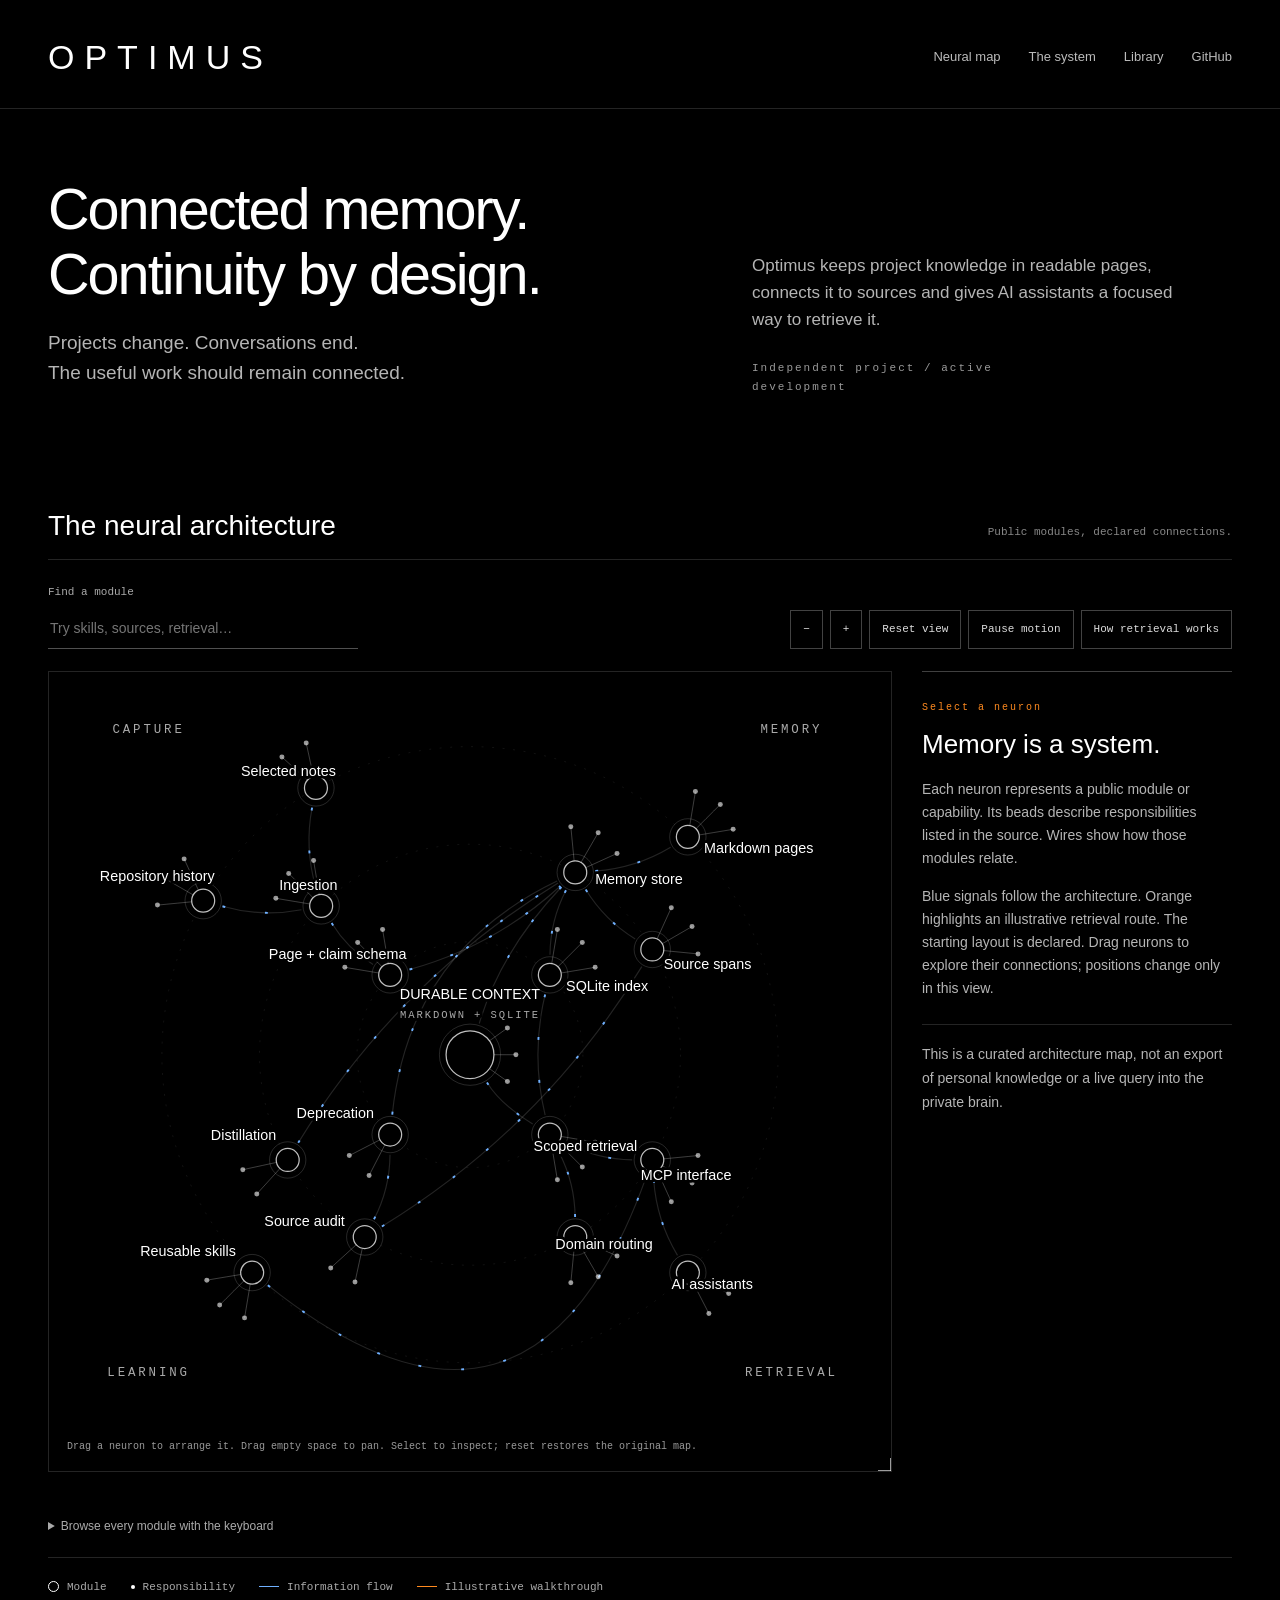
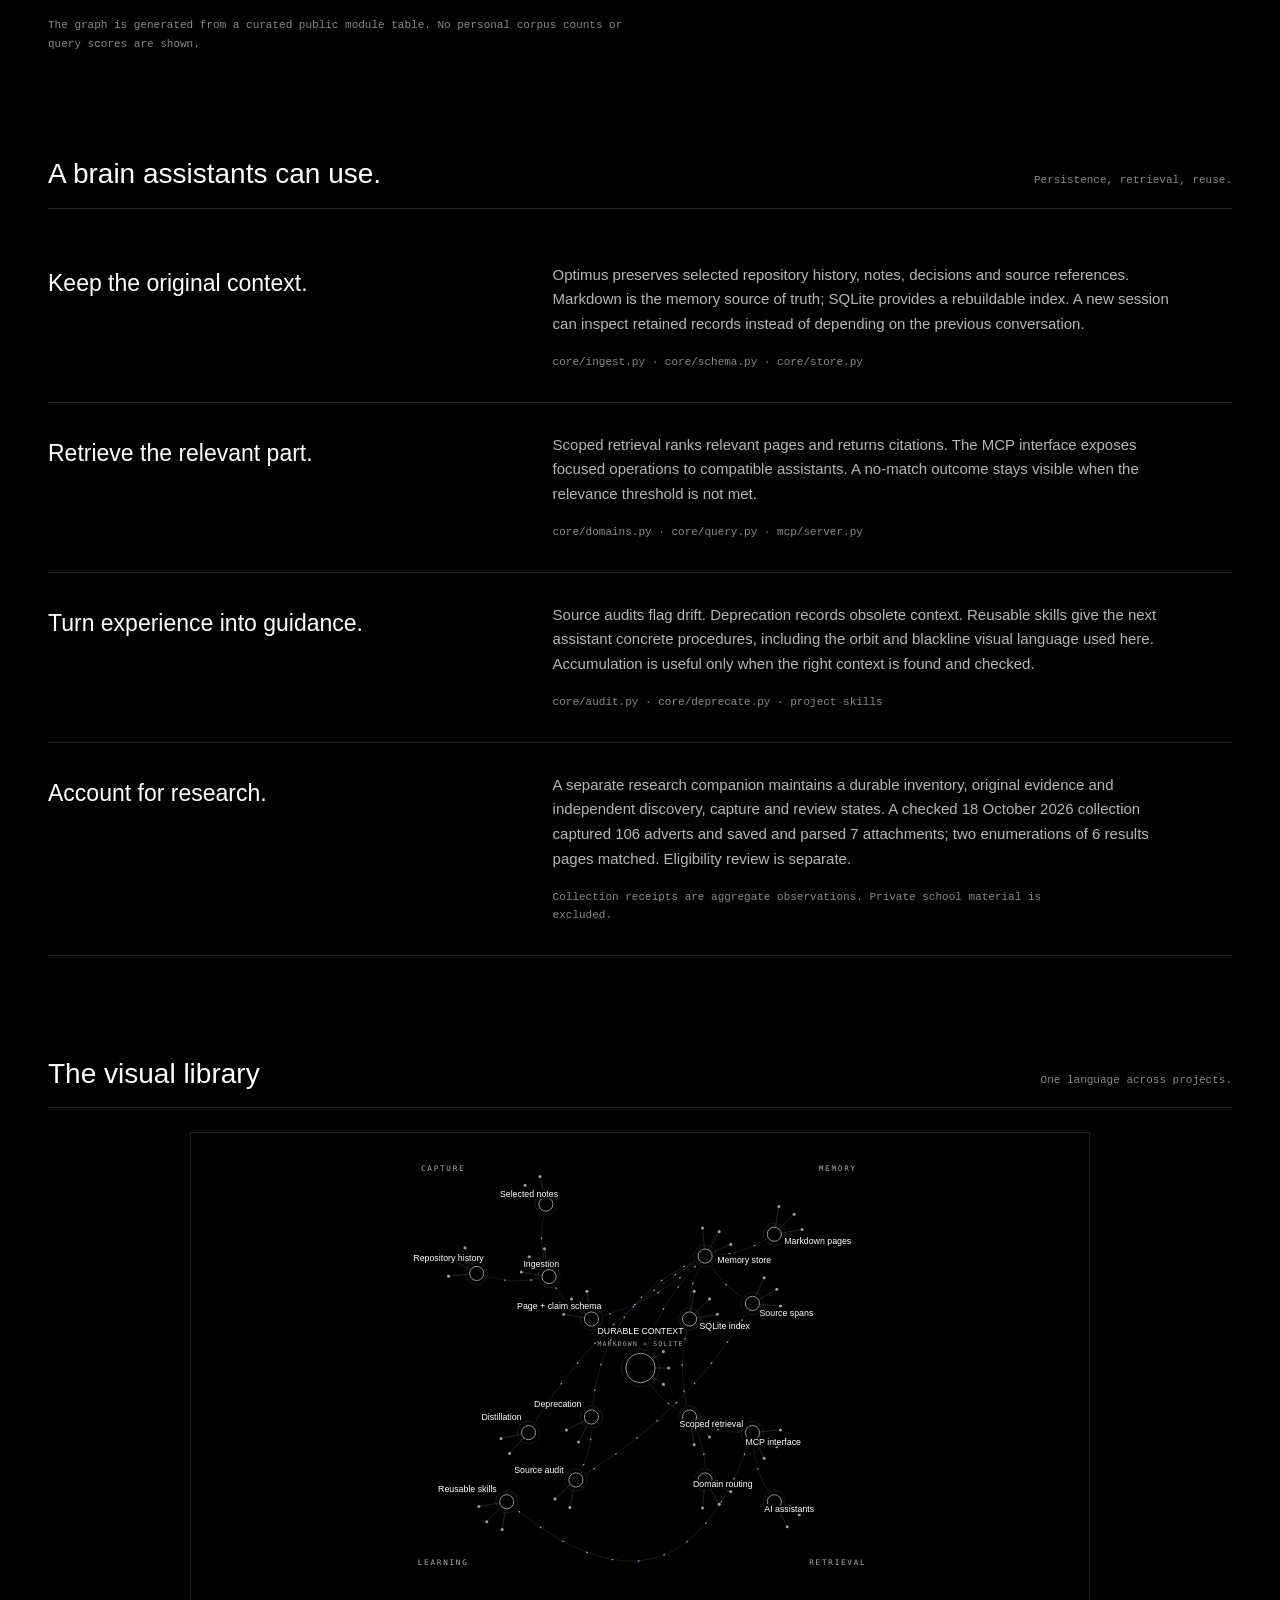
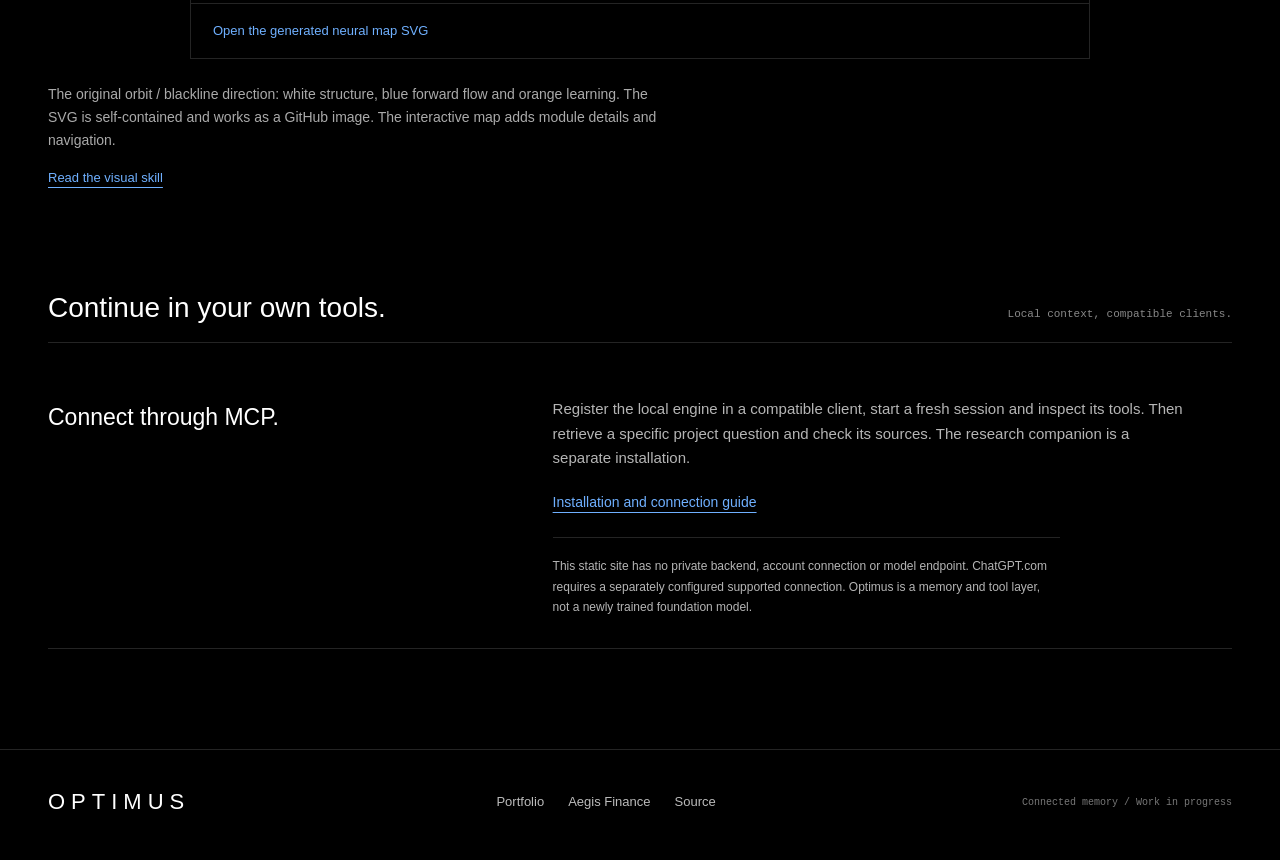
<file: showcase/public/index.html>
<!doctype html>
<html lang="en"><head><meta charset="utf-8"><meta name="viewport" content="width=device-width,initial-scale=1"><meta name="theme-color" content="#000000"><title>Optimus — Connected memory</title><meta name="description" content="Explore Optimus as an interactive neural architecture: durable memory, source-linked retrieval and reusable skills for AI assistants."><link rel="icon" href="mark.svg" type="image/svg+xml"><link rel="stylesheet" href="style.css"><script src="script.js" defer></script></head>
<body><a class="skip" href="#main">Skip to content</a><header><a class="wordmark" href="#">OPTIMUS</a><nav aria-label="Main navigation"><a href="#neural-map">Neural map</a><a href="#system">The system</a><a href="#library">Library</a><a href="https://github.com/Murathanx12/Optimus">GitHub</a></nav></header>
<main id="main"><section class="intro"><div><h1>Connected memory.<br>Continuity by design.</h1><p>Projects change. Conversations end.<br>The useful work should remain connected.</p></div><div class="intro-side"><p>Optimus keeps project knowledge in readable pages, connects it to sources and gives AI assistants a focused way to retrieve it.</p><p class="meta">Independent project / active development</p></div></section>
<section id="neural-map" aria-labelledby="map-heading"><div class="section-head"><h2 id="map-heading">The neural architecture</h2><p>Public modules, declared connections.</p></div><div class="controls"><label class="search">Find a module<input id="search" type="search" placeholder="Try skills, sources, retrieval…" autocomplete="off"></label><div class="map-tools" role="group" aria-label="Map controls"><button id="zoom-out" aria-label="Zoom out">−</button><button id="zoom-in" aria-label="Zoom in">+</button><button id="reset">Reset view</button><button id="motion" aria-pressed="false">Pause motion</button><button id="trace" aria-pressed="false">How retrieval works</button><button id="trace-next" hidden>Next step</button></div></div>
<div class="map-grid"><div class="map-frame" id="map-frame"><svg xmlns="http://www.w3.org/2000/svg" viewBox="160 40 880 800" role="img" aria-labelledby="neural-title neural-desc" class="neural-svg"><title id="neural-title">Optimus neural architecture</title><desc id="neural-desc">A curated map of public modules: capture, durable memory, scoped retrieval and learning. Blue signals travel along module relationships. This is not a private knowledge export.</desc><style>text{font-family:Inter,-apple-system,BlinkMacSystemFont,"Segoe UI",Helvetica,Arial,sans-serif}.label{fill:#fff;font-size:15px;paint-order:stroke fill;stroke:#000;stroke-width:6px;stroke-linejoin:round}.meta{fill:#aaa;font-size:11px;letter-spacing:2px;font-family:ui-monospace,SFMono-Regular,Consolas,monospace}.edge{fill:none;stroke:#fff;stroke-opacity:.14;stroke-width:1.2}.flow{fill:none;stroke:#6fb0ff;stroke-width:2;stroke-dasharray:3 42;animation:current 9s linear infinite}.soma{fill:#000;stroke:#fff;stroke-opacity:.75;stroke-width:1.3}.membrane{fill:none;stroke:#fff;stroke-opacity:.16}.bead{fill:#fff;fill-opacity:.6}.dendrite{fill:none;stroke:#fff;stroke-opacity:.25}.sector{fill:#aaa;font-size:13px;letter-spacing:3px;font-family:ui-monospace,SFMono-Regular,Consolas,monospace}@keyframes current{to{stroke-dashoffset:-180}}@media(prefers-reduced-motion:reduce){.flow{animation:none;stroke-dasharray:none;stroke-opacity:.28}}.paused .flow{animation-play-state:paused}.node{cursor:pointer}.node.selected .soma,.node:focus .soma{stroke:#6fb0ff;fill:#000}.node.selected .label{fill:#6fb0ff}.edge.trace{stroke:#ff8a1f;stroke-opacity:.85;stroke-width:2}.node.dim{opacity:.18}</style><rect width="1200" height="880" fill="#000"/><g id="network"><circle cx="600" cy="440" r="118" fill="none" stroke="#fff" stroke-opacity=".08" stroke-dasharray="2 9"/><circle cx="600" cy="440" r="220" fill="none" stroke="#fff" stroke-opacity=".08" stroke-dasharray="2 9"/><circle cx="600" cy="440" r="322" fill="none" stroke="#fff" stroke-opacity=".08" stroke-dasharray="2 9"/><text class="sector" text-anchor="middle" x="264.12" y="104.12">CAPTURE</text><text class="sector" text-anchor="middle" x="935.88" y="104.12">MEMORY</text><text class="sector" text-anchor="middle" x="935.88" y="775.88">RETRIEVAL</text><text class="sector" text-anchor="middle" x="264.12" y="775.88">LEARNING</text><path class="edge" data-source="repositories" data-target="ingest" d="M341.32,284.80Q382.14,296.52 423.82,288.44"/><path class="flow" data-source="repositories" data-target="ingest" style="animation-delay:-0.00s" d="M341.32,284.80Q382.14,296.52 423.82,288.44"/><path class="edge" data-source="notes" data-target="ingest" d="M435.00,181.76Q426.92,223.44 438.64,264.26"/><path class="flow" data-source="notes" data-target="ingest" style="animation-delay:-0.47s" d="M435.00,181.76Q426.92,223.44 438.64,264.26"/><path class="edge" data-source="ingest" data-target="schema" d="M455.41,302.34Q471.85,329.15 498.66,345.59"/><path class="flow" data-source="ingest" data-target="schema" style="animation-delay:-0.94s" d="M455.41,302.34Q471.85,329.15 498.66,345.59"/><path class="edge" data-source="schema" data-target="store" d="M536.80,350.96Q626.13,326.23 694.51,263.65"/><path class="flow" data-source="schema" data-target="store" style="animation-delay:-1.41s" d="M536.80,350.96Q626.13,326.23 694.51,263.65"/><path class="edge" data-source="store" data-target="markdown" d="M730.95,248.00Q773.30,245.01 809.69,223.13"/><path class="flow" data-source="store" data-target="markdown" style="animation-delay:-1.88s" d="M730.95,248.00Q773.30,245.01 809.69,223.13"/><path class="edge" data-source="store" data-target="index" d="M700.33,268.11Q683.87,299.83 683.60,335.56"/><path class="flow" data-source="store" data-target="index" style="animation-delay:-2.35s" d="M700.33,268.11Q683.87,299.83 683.60,335.56"/><path class="edge" data-source="store" data-target="sources" d="M720.97,267.37Q740.60,299.40 772.63,319.03"/><path class="flow" data-source="store" data-target="sources" style="animation-delay:-2.82s" d="M720.97,267.37Q740.60,299.40 772.63,319.03"/><path class="edge" data-source="store" data-target="context" d="M695.55,264.70Q632.14,331.54 609.66,407.40"/><path class="flow" data-source="store" data-target="context" style="animation-delay:-3.29s" d="M695.55,264.70Q632.14,331.54 609.66,407.40"/><path class="edge" data-source="index" data-target="query" d="M678.54,376.98Q663.41,440.00 678.54,503.02"/><path class="flow" data-source="index" data-target="query" style="animation-delay:-3.76s" d="M678.54,376.98Q663.41,440.00 678.54,503.02"/><path class="edge" data-source="domains" data-target="query" d="M709.84,609.53Q709.57,573.80 693.11,542.08"/><path class="flow" data-source="domains" data-target="query" style="animation-delay:-4.23s" d="M709.84,609.53Q709.57,573.80 693.11,542.08"/><path class="edge" data-source="query" data-target="mcp" d="M702.08,533.11Q733.80,549.57 769.53,549.84"/><path class="flow" data-source="query" data-target="mcp" style="animation-delay:-4.70s" d="M702.08,533.11Q733.80,549.57 769.53,549.84"/><path class="edge" data-source="mcp" data-target="client" d="M792.00,570.95Q794.99,613.30 816.87,649.69"/><path class="flow" data-source="mcp" data-target="client" style="animation-delay:-5.17s" d="M792.00,570.95Q794.99,613.30 816.87,649.69"/><path class="edge" data-source="skills" data-target="mcp" d="M388.69,680.83Q663.80,901.60 783.41,569.76"/><path class="flow" data-source="skills" data-target="mcp" style="animation-delay:-5.64s" d="M388.69,680.83Q663.80,901.60 783.41,569.76"/><path class="edge" data-source="audit" data-target="sources" d="M507.90,619.56Q676.33,516.33 779.56,347.90"/><path class="flow" data-source="audit" data-target="sources" style="animation-delay:-6.11s" d="M507.90,619.56Q676.33,516.33 779.56,347.90"/><path class="edge" data-source="deprecate" data-target="store" d="M518.75,502.55Q536.57,332.29 691.05,258.52"/><path class="flow" data-source="deprecate" data-target="store" style="animation-delay:-6.58s" d="M518.75,502.55Q536.57,332.29 691.05,258.52"/><path class="edge" data-source="distill" data-target="store" d="M420.44,532.10Q523.67,363.67 692.10,260.44"/><path class="flow" data-source="distill" data-target="store" style="animation-delay:-7.05s" d="M420.44,532.10Q523.67,363.67 692.10,260.44"/><path class="edge" data-source="context" data-target="query" d="M617.77,468.99Q631.71,491.73 665.54,512.47"/><path class="flow" data-source="context" data-target="query" style="animation-delay:-7.52s" d="M617.77,468.99Q631.71,491.73 665.54,512.47"/><path class="edge" data-source="audit" data-target="deprecate" d="M499.67,611.89Q516.13,580.17 516.40,544.44"/><path class="flow" data-source="audit" data-target="deprecate" style="animation-delay:-7.99s" d="M499.67,611.89Q516.13,580.17 516.40,544.44"/><g class="node" data-node="context" tabindex="0" role="button" aria-label="Explore DURABLE CONTEXT"><circle class="membrane" cx="600.0" cy="440.0" r="32"/><path class="dendrite" d="M600.0,440.0Q624.42,422.57 639.07,412.11"/><circle class="bead" cx="639.07" cy="412.11" r="2.6"/><path class="dendrite" d="M600.0,440.0Q630.00,440.00 648.00,440.00"/><circle class="bead" cx="648.00" cy="440.00" r="2.6"/><path class="dendrite" d="M600.0,440.0Q624.42,457.43 639.07,467.89"/><circle class="bead" cx="639.07" cy="467.89" r="2.6"/><circle class="soma" cx="600.0" cy="440.0" r="25"/><text class="label" text-anchor="middle" x="600.0" y="382.0">DURABLE CONTEXT</text><text class="meta" text-anchor="middle" x="600.0" y="402.0">MARKDOWN + SQLITE</text></g><g class="node" data-node="repositories" tabindex="0" role="button" aria-label="Explore Repository history"><circle class="membrane" cx="321.14" cy="279.0" r="19"/><path class="dendrite" d="M321.14,279.0Q291.28,281.89 273.36,283.62"/><circle class="bead" cx="273.36" cy="283.62" r="2.6"/><path class="dendrite" d="M321.14,279.0Q295.16,264.00 279.57,255.00"/><circle class="bead" cx="279.57" cy="255.00" r="2.6"/><path class="dendrite" d="M321.14,279.0Q308.71,251.70 301.25,235.31"/><circle class="bead" cx="301.25" cy="235.31" r="2.6"/><circle class="soma" cx="321.14" cy="279.0" r="12"/><text class="label" text-anchor="end" x="333.14" y="258.22">Repository history</text></g><g class="node" data-node="notes" tabindex="0" role="button" aria-label="Explore Selected notes"><circle class="membrane" cx="439.0" cy="161.14" r="19"/><path class="dendrite" d="M439.0,161.14Q416.79,140.97 403.46,128.87"/><circle class="bead" cx="403.46" cy="128.87" r="2.6"/><path class="dendrite" d="M439.0,161.14Q432.64,131.82 428.83,114.23"/><circle class="bead" cx="428.83" cy="114.23" r="2.6"/><circle class="soma" cx="439.0" cy="161.14" r="12"/><text class="label" text-anchor="end" x="459.78" y="149.14">Selected notes</text></g><g class="node" data-node="ingest" tabindex="0" role="button" aria-label="Explore Ingestion"><circle class="membrane" cx="444.44" cy="284.44" r="19"/><path class="dendrite" d="M444.44,284.44Q414.85,279.50 397.10,276.54"/><circle class="bead" cx="397.10" cy="276.54" r="2.6"/><path class="dendrite" d="M444.44,284.44Q423.23,263.23 410.50,250.50"/><circle class="bead" cx="410.50" cy="250.50" r="2.6"/><path class="dendrite" d="M444.44,284.44Q439.50,254.85 436.54,237.10"/><circle class="bead" cx="436.54" cy="237.10" r="2.6"/><circle class="soma" cx="444.44" cy="284.44" r="12"/><text class="label" text-anchor="end" x="461.41" y="267.47">Ingestion</text></g><g class="node" data-node="schema" tabindex="0" role="button" aria-label="Explore Page + claim schema"><circle class="membrane" cx="516.56" cy="356.56" r="19"/><path class="dendrite" d="M516.56,356.56Q486.97,351.62 469.22,348.66"/><circle class="bead" cx="469.22" cy="348.66" r="2.6"/><path class="dendrite" d="M516.56,356.56Q495.35,335.35 482.62,322.62"/><circle class="bead" cx="482.62" cy="322.62" r="2.6"/><path class="dendrite" d="M516.56,356.56Q511.62,326.97 508.66,309.22"/><circle class="bead" cx="508.66" cy="309.22" r="2.6"/><circle class="soma" cx="516.56" cy="356.56" r="12"/><text class="label" text-anchor="end" x="533.53" y="339.59">Page + claim schema</text></g><g class="node" data-node="markdown" tabindex="0" role="button" aria-label="Explore Markdown pages"><circle class="membrane" cx="827.69" cy="212.31" r="19"/><path class="dendrite" d="M827.69,212.31Q832.63,182.72 835.59,164.97"/><circle class="bead" cx="835.59" cy="164.97" r="2.6"/><path class="dendrite" d="M827.69,212.31Q848.90,191.10 861.63,178.37"/><circle class="bead" cx="861.63" cy="178.37" r="2.6"/><path class="dendrite" d="M827.69,212.31Q857.28,207.37 875.03,204.41"/><circle class="bead" cx="875.03" cy="204.41" r="2.6"/><circle class="soma" cx="827.69" cy="212.31" r="12"/><text class="label" text-anchor="start" x="844.66" y="229.28">Markdown pages</text></g><g class="node" data-node="store" tabindex="0" role="button" aria-label="Explore Memory store"><circle class="membrane" cx="710.0" cy="249.47" r="19"/><path class="dendrite" d="M710.0,249.47Q707.11,219.61 705.38,201.69"/><circle class="bead" cx="705.38" cy="201.69" r="2.6"/><path class="dendrite" d="M710.0,249.47Q725.00,223.49 734.00,207.90"/><circle class="bead" cx="734.00" cy="207.90" r="2.6"/><path class="dendrite" d="M710.0,249.47Q737.30,237.04 753.69,229.58"/><circle class="bead" cx="753.69" cy="229.58" r="2.6"/><circle class="soma" cx="710.0" cy="249.47" r="12"/><text class="label" text-anchor="start" x="730.78" y="261.47">Memory store</text></g><g class="node" data-node="index" tabindex="0" role="button" aria-label="Explore SQLite index"><circle class="membrane" cx="683.44" cy="356.56" r="19"/><path class="dendrite" d="M683.44,356.56Q688.38,326.97 691.34,309.22"/><circle class="bead" cx="691.34" cy="309.22" r="2.6"/><path class="dendrite" d="M683.44,356.56Q704.65,335.35 717.38,322.62"/><circle class="bead" cx="717.38" cy="322.62" r="2.6"/><path class="dendrite" d="M683.44,356.56Q713.03,351.62 730.78,348.66"/><circle class="bead" cx="730.78" cy="348.66" r="2.6"/><circle class="soma" cx="683.44" cy="356.56" r="12"/><text class="label" text-anchor="start" x="700.41" y="373.53">SQLite index</text></g><g class="node" data-node="sources" tabindex="0" role="button" aria-label="Explore Source spans"><circle class="membrane" cx="790.53" cy="330.0" r="19"/><path class="dendrite" d="M790.53,330.0Q802.96,302.70 810.42,286.31"/><circle class="bead" cx="810.42" cy="286.31" r="2.6"/><path class="dendrite" d="M790.53,330.0Q816.51,315.00 832.10,306.00"/><circle class="bead" cx="832.10" cy="306.00" r="2.6"/><path class="dendrite" d="M790.53,330.0Q820.39,332.89 838.31,334.62"/><circle class="bead" cx="838.31" cy="334.62" r="2.6"/><circle class="soma" cx="790.53" cy="330.0" r="12"/><text class="label" text-anchor="start" x="802.53" y="350.78">Source spans</text></g><g class="node" data-node="client" tabindex="0" role="button" aria-label="Explore AI assistants"><circle class="membrane" cx="827.69" cy="667.69" r="19"/><path class="dendrite" d="M827.69,667.69Q854.36,681.42 870.37,689.66"/><circle class="bead" cx="870.37" cy="689.66" r="2.6"/><path class="dendrite" d="M827.69,667.69Q841.42,694.36 849.66,710.37"/><circle class="bead" cx="849.66" cy="710.37" r="2.6"/><circle class="soma" cx="827.69" cy="667.69" r="12"/><text class="label" text-anchor="start" x="810.72" y="684.66">AI assistants</text></g><g class="node" data-node="mcp" tabindex="0" role="button" aria-label="Explore MCP interface"><circle class="membrane" cx="790.53" cy="550.0" r="19"/><path class="dendrite" d="M790.53,550.0Q820.39,547.11 838.31,545.38"/><circle class="bead" cx="838.31" cy="545.38" r="2.6"/><path class="dendrite" d="M790.53,550.0Q816.51,565.00 832.10,574.00"/><circle class="bead" cx="832.10" cy="574.00" r="2.6"/><path class="dendrite" d="M790.53,550.0Q802.96,577.30 810.42,593.69"/><circle class="bead" cx="810.42" cy="593.69" r="2.6"/><circle class="soma" cx="790.53" cy="550.0" r="12"/><text class="label" text-anchor="start" x="778.53" y="570.78">MCP interface</text></g><g class="node" data-node="query" tabindex="0" role="button" aria-label="Explore Scoped retrieval"><circle class="membrane" cx="683.44" cy="523.44" r="19"/><path class="dendrite" d="M683.44,523.44Q713.03,528.38 730.78,531.34"/><circle class="bead" cx="730.78" cy="531.34" r="2.6"/><path class="dendrite" d="M683.44,523.44Q704.65,544.65 717.38,557.38"/><circle class="bead" cx="717.38" cy="557.38" r="2.6"/><path class="dendrite" d="M683.44,523.44Q688.38,553.03 691.34,570.78"/><circle class="bead" cx="691.34" cy="570.78" r="2.6"/><circle class="soma" cx="683.44" cy="523.44" r="12"/><text class="label" text-anchor="start" x="666.47" y="540.41">Scoped retrieval</text></g><g class="node" data-node="domains" tabindex="0" role="button" aria-label="Explore Domain routing"><circle class="membrane" cx="710.0" cy="630.53" r="19"/><path class="dendrite" d="M710.0,630.53Q737.30,642.96 753.69,650.42"/><circle class="bead" cx="753.69" cy="650.42" r="2.6"/><path class="dendrite" d="M710.0,630.53Q725.00,656.51 734.00,672.10"/><circle class="bead" cx="734.00" cy="672.10" r="2.6"/><path class="dendrite" d="M710.0,630.53Q707.11,660.39 705.38,678.31"/><circle class="bead" cx="705.38" cy="678.31" r="2.6"/><circle class="soma" cx="710.0" cy="630.53" r="12"/><text class="label" text-anchor="start" x="689.22" y="642.53">Domain routing</text></g><g class="node" data-node="skills" tabindex="0" role="button" aria-label="Explore Reusable skills"><circle class="membrane" cx="372.31" cy="667.69" r="19"/><path class="dendrite" d="M372.31,667.69Q367.37,697.28 364.41,715.03"/><circle class="bead" cx="364.41" cy="715.03" r="2.6"/><path class="dendrite" d="M372.31,667.69Q351.10,688.90 338.37,701.63"/><circle class="bead" cx="338.37" cy="701.63" r="2.6"/><path class="dendrite" d="M372.31,667.69Q342.72,672.63 324.97,675.59"/><circle class="bead" cx="324.97" cy="675.59" r="2.6"/><circle class="soma" cx="372.31" cy="667.69" r="12"/><text class="label" text-anchor="end" x="355.34" y="650.72">Reusable skills</text></g><g class="node" data-node="audit" tabindex="0" role="button" aria-label="Explore Source audit"><circle class="membrane" cx="490.0" cy="630.53" r="19"/><path class="dendrite" d="M490.0,630.53Q483.64,659.85 479.83,677.44"/><circle class="bead" cx="479.83" cy="677.44" r="2.6"/><path class="dendrite" d="M490.0,630.53Q467.79,650.70 454.46,662.80"/><circle class="bead" cx="454.46" cy="662.80" r="2.6"/><circle class="soma" cx="490.0" cy="630.53" r="12"/><text class="label" text-anchor="end" x="469.22" y="618.53">Source audit</text></g><g class="node" data-node="deprecate" tabindex="0" role="button" aria-label="Explore Deprecation"><circle class="membrane" cx="516.56" cy="523.44" r="19"/><path class="dendrite" d="M516.56,523.44Q502.83,550.11 494.59,566.12"/><circle class="bead" cx="494.59" cy="566.12" r="2.6"/><path class="dendrite" d="M516.56,523.44Q489.89,537.17 473.88,545.41"/><circle class="bead" cx="473.88" cy="545.41" r="2.6"/><circle class="soma" cx="516.56" cy="523.44" r="12"/><text class="label" text-anchor="end" x="499.59" y="506.47">Deprecation</text></g><g class="node" data-node="distill" tabindex="0" role="button" aria-label="Explore Distillation"><circle class="membrane" cx="409.47" cy="550.0" r="19"/><path class="dendrite" d="M409.47,550.0Q389.30,572.21 377.20,585.54"/><circle class="bead" cx="377.20" cy="585.54" r="2.6"/><path class="dendrite" d="M409.47,550.0Q380.15,556.36 362.56,560.17"/><circle class="bead" cx="362.56" cy="560.17" r="2.6"/><circle class="soma" cx="409.47" cy="550.0" r="12"/><text class="label" text-anchor="end" x="397.47" y="529.22">Distillation</text></g></g></svg><p class="map-caption">Drag a neuron to arrange it. Drag empty space to pan. Select to inspect; reset restores the original map.</p></div><aside id="detail" class="detail" aria-live="polite"><p class="meta">Select a neuron</p><h3>Memory is a system.</h3><p>Each neuron represents a public module or capability. Its beads describe responsibilities listed in the source. Wires show how those modules relate.</p><p>Blue signals follow the architecture. Orange highlights an illustrative retrieval route. The starting layout is declared. Drag neurons to explore their connections; positions change only in this view.</p><p class="boundary">This is a curated architecture map, not an export of personal knowledge or a live query into the private brain.</p></aside></div>
<p id="search-status" role="status" class="meta"></p><details class="node-directory"><summary>Browse every module with the keyboard</summary><div id="node-list"><button type="button" data-pick="context">DURABLE CONTEXT</button><button type="button" data-pick="repositories">Repository history</button><button type="button" data-pick="notes">Selected notes</button><button type="button" data-pick="ingest">Ingestion</button><button type="button" data-pick="schema">Page + claim schema</button><button type="button" data-pick="markdown">Markdown pages</button><button type="button" data-pick="store">Memory store</button><button type="button" data-pick="index">SQLite index</button><button type="button" data-pick="sources">Source spans</button><button type="button" data-pick="client">AI assistants</button><button type="button" data-pick="mcp">MCP interface</button><button type="button" data-pick="query">Scoped retrieval</button><button type="button" data-pick="domains">Domain routing</button><button type="button" data-pick="skills">Reusable skills</button><button type="button" data-pick="audit">Source audit</button><button type="button" data-pick="deprecate">Deprecation</button><button type="button" data-pick="distill">Distillation</button></div></details><div class="legend"><span><i class="neuron-key"></i> Module</span><span><i class="bead-key"></i> Responsibility</span><span><i class="blue-key"></i> Information flow</span><span><i class="orange-key"></i> Illustrative walkthrough</span></div><p id="trace-status" class="trace-status" aria-live="polite">The graph is generated from a curated public module table. No personal corpus counts or query scores are shown.</p></section>
<section id="system"><div class="section-head"><h2>A brain assistants can use.</h2><p>Persistence, retrieval, reuse.</p></div><div class="reading-row"><h3>Keep the original context.</h3><div><p>Optimus preserves selected repository history, notes, decisions and source references. Markdown is the memory source of truth; SQLite provides a rebuildable index. A new session can inspect retained records instead of depending on the previous conversation.</p><p class="technical">core/ingest.py · core/schema.py · core/store.py</p></div></div><div class="reading-row"><h3>Retrieve the relevant part.</h3><div><p>Scoped retrieval ranks relevant pages and returns citations. The MCP interface exposes focused operations to compatible assistants. A no-match outcome stays visible when the relevance threshold is not met.</p><p class="technical">core/domains.py · core/query.py · mcp/server.py</p></div></div><div class="reading-row"><h3>Turn experience into guidance.</h3><div><p>Source audits flag drift. Deprecation records obsolete context. Reusable skills give the next assistant concrete procedures, including the orbit and blackline visual language used here. Accumulation is useful only when the right context is found and checked.</p><p class="technical">core/audit.py · core/deprecate.py · project skills</p></div></div><div class="reading-row"><h3>Account for research.</h3><div><p>A separate research companion maintains a durable inventory, original evidence and independent discovery, capture and review states. A checked 18 October 2026 collection captured 106 adverts and saved and parsed 7 attachments; two enumerations of 6 results pages matched. Eligibility review is separate.</p><p class="technical">Collection receipts are aggregate observations. Private school material is excluded.</p></div></div></section>
<section id="library"><div class="section-head"><h2>The visual library</h2><p>One language across projects.</p></div><a class="graphic-link" href="neural-map.svg"><img src="neural-map.svg" width="1200" height="880" alt="Animated Optimus neural module architecture on a pure black canvas" loading="lazy"><span>Open the generated neural map SVG</span></a><p class="library-note">The original orbit / blackline direction: white structure, blue forward flow and orange learning. The SVG is self-contained and works as a GitHub image. The interactive map adds module details and navigation.</p><a href="https://github.com/Murathanx12/Optimus/tree/main/.claude/skills/orbit-blackline-visuals">Read the visual skill</a></section>
<section id="connect"><div class="section-head"><h2>Continue in your own tools.</h2><p>Local context, compatible clients.</p></div><div class="reading-row"><h3>Connect through MCP.</h3><div><p>Register the local engine in a compatible client, start a fresh session and inspect its tools. Then retrieve a specific project question and check its sources. The research companion is a separate installation.</p><a class="action" href="https://github.com/Murathanx12/Optimus#connect-an-assistant">Installation and connection guide</a><p class="boundary">This static site has no private backend, account connection or model endpoint. ChatGPT.com requires a separately configured supported connection. Optimus is a memory and tool layer, not a newly trained foundation model.</p></div></div></section></main>
<footer><a class="wordmark" href="#">OPTIMUS</a><div><a href="https://murathan.info">Portfolio</a><a href="https://aegis-finance-showcase.vercel.app">Aegis Finance</a><a href="https://github.com/Murathanx12/Optimus">Source</a></div><p>Connected memory / Work in progress</p></footer><script type="application/json" id="architecture-data">{"kind":"curated-public-module-architecture","version":1,"sectors":["Capture","Memory","Retrieval","Learning"],"nodes":[{"id":"context","label":"DURABLE CONTEXT","sector":-1,"ring":0,"module":"core/store.py","purpose":"Readable memory survives a conversation. Markdown is the source of truth; SQLite is its rebuildable search index.","capabilities":["Readable pages","Rebuildable index","Source references"],"href":"https://github.com/Murathanx12/Optimus/blob/main/core/store.py","x":600.0,"y":440.0,"angle":0},{"id":"repositories","label":"Repository history","sector":0,"ring":3,"module":"core/ingest.py","purpose":"Repository ingestion preserves selected project structure and history. It does not imply every document has been read.","capabilities":["Structure","History","Project scope"],"href":"https://github.com/Murathanx12/Optimus/blob/main/core/ingest.py","x":321.14,"y":279.0,"angle":-150.0},{"id":"notes","label":"Selected notes","sector":0,"ring":3,"module":"core/ingest.py","purpose":"Explicit notes ingestion preserves selected Markdown text and source metadata. The operator chooses the material to ingest.","capabilities":["Selected text","Source metadata"],"href":"https://github.com/Murathanx12/Optimus/blob/main/core/ingest.py","x":439.0,"y":161.14,"angle":-120.0},{"id":"ingest","label":"Ingestion","sector":0,"ring":2,"module":"core/ingest.py","purpose":"Ingestion converts supported inputs into project-scoped memory pages with source references.","capabilities":["Source selection","Stable records","Project scope"],"href":"https://github.com/Murathanx12/Optimus/blob/main/core/ingest.py","x":444.44,"y":284.44,"angle":-135.0},{"id":"schema","label":"Page + claim schema","sector":0,"ring":1,"module":"core/schema.py","purpose":"Page and claim models carry tiers, aliases, status and source information. A stored claim is a recorded assertion requiring source checks, not automatic truth.","capabilities":["Tiers","Aliases","Claim provenance"],"href":"https://github.com/Murathanx12/Optimus/blob/main/core/schema.py","x":516.56,"y":356.56,"angle":-135.0},{"id":"markdown","label":"Markdown pages","sector":1,"ring":3,"module":"core/store.py","purpose":"Plain Markdown files retain readable memory. They can be inspected independently of a particular assistant.","capabilities":["Readable files","Source of truth","Portable context"],"href":"https://github.com/Murathanx12/Optimus/blob/main/core/store.py","x":827.69,"y":212.31,"angle":-45.0},{"id":"store","label":"Memory store","sector":1,"ring":2,"module":"core/store.py","purpose":"The store writes and reads pages, records relationships and events, and derives the SQLite index.","capabilities":["Page records","Relationships","Event ledger"],"href":"https://github.com/Murathanx12/Optimus/blob/main/core/store.py","x":710.0,"y":249.47,"angle":-60.0},{"id":"index","label":"SQLite index","sector":1,"ring":1,"module":"core/store.py","purpose":"A derived index supplies page, claim and alias lookup. Reindexing rebuilds it from Markdown pages.","capabilities":["Lookup","Aliases","Reindexing"],"href":"https://github.com/Murathanx12/Optimus/blob/main/core/store.py","x":683.44,"y":356.56,"angle":-45.0},{"id":"sources","label":"Source spans","sector":1,"ring":2,"module":"core/schema.py","purpose":"Sources connect remembered statements to the material from which they were recorded. Missing or stale evidence stays a review concern.","capabilities":["Source paths","Spans","Version context"],"href":"https://github.com/Murathanx12/Optimus/blob/main/core/schema.py","x":790.53,"y":330.0,"angle":-30.0},{"id":"client","label":"AI assistants","sector":2,"ring":3,"module":"mcp/server.py","purpose":"Compatible assistants request focused context through local MCP tools. The public website has no connection to the private brain.","capabilities":["Local client","Focused context"],"href":"https://github.com/Murathanx12/Optimus/blob/main/mcp/server.py","x":827.69,"y":667.69,"angle":45.0},{"id":"mcp","label":"MCP interface","sector":2,"ring":2,"module":"mcp/server.py","purpose":"The local server exposes brain queries, session briefing and project-specific integrations. Tools depend on installation and configured services.","capabilities":["Brain query","Session briefing","Skill access"],"href":"https://github.com/Murathanx12/Optimus/blob/main/mcp/server.py","x":790.53,"y":550.0,"angle":30.0},{"id":"query","label":"Scoped retrieval","sector":2,"ring":1,"module":"core/query.py","purpose":"Retrieval ranks relevant memory and returns source citations. A relevance floor can produce an explicit no-match result.","capabilities":["Ranking","Citations","No-match result"],"href":"https://github.com/Murathanx12/Optimus/blob/main/core/query.py","x":683.44,"y":523.44,"angle":45.0},{"id":"domains","label":"Domain routing","sector":2,"ring":2,"module":"core/domains.py","purpose":"Domain rules guide a question toward relevant project scopes rather than treating all stored context as interchangeable.","capabilities":["Aliases","Domain filters","Project context"],"href":"https://github.com/Murathanx12/Optimus/blob/main/core/domains.py","x":710.0,"y":630.53,"angle":60.0},{"id":"skills","label":"Reusable skills","sector":3,"ring":3,"module":"mcp/server.py","purpose":"The skill interface lets an assistant inspect project instructions. A skill needs to be discovered and read before it can guide the next task.","capabilities":["Discovery","Instructions","Reuse"],"href":"https://github.com/Murathanx12/Optimus/blob/main/mcp/server.py","x":372.31,"y":667.69,"angle":135.0},{"id":"audit","label":"Source audit","sector":3,"ring":2,"module":"core/audit.py","purpose":"Audit checks detect memory whose source has drifted. A finding is a reason to inspect the source, not proof the stored statement is false.","capabilities":["Source drift","Review findings"],"href":"https://github.com/Murathanx12/Optimus/blob/main/core/audit.py","x":490.0,"y":630.53,"angle":120.0},{"id":"deprecate","label":"Deprecation","sector":3,"ring":1,"module":"core/deprecate.py","purpose":"Deprecation records obsolete context and tombstones so later ingestion does not silently revive it.","capabilities":["Tombstones","Obsolete context"],"href":"https://github.com/Murathanx12/Optimus/blob/main/core/deprecate.py","x":516.56,"y":523.44,"angle":135.0},{"id":"distill","label":"Distillation","sector":3,"ring":2,"module":"core/distill.py","purpose":"Distillation proposes a smaller set of memory updates from selected context. It is distinct from training a new foundation model.","capabilities":["Selected context","Proposed updates"],"href":"https://github.com/Murathanx12/Optimus/blob/main/core/distill.py","x":409.47,"y":550.0,"angle":150.0}],"edges":[{"source":"repositories","target":"ingest","relation":"records structure and history"},{"source":"notes","target":"ingest","relation":"supplies selected text"},{"source":"ingest","target":"schema","relation":"creates typed records"},{"source":"schema","target":"store","relation":"defines stored pages and claims"},{"source":"store","target":"markdown","relation":"preserves readable pages"},{"source":"store","target":"index","relation":"derives searchable records"},{"source":"store","target":"sources","relation":"retains source metadata"},{"source":"store","target":"context","relation":"persists project context"},{"source":"index","target":"query","relation":"supplies indexed candidates"},{"source":"domains","target":"query","relation":"guides scoped retrieval"},{"source":"query","target":"mcp","relation":"returns source-linked context"},{"source":"mcp","target":"client","relation":"serves compatible assistants"},{"source":"skills","target":"mcp","relation":"exposes reusable instructions"},{"source":"audit","target":"sources","relation":"checks source drift"},{"source":"deprecate","target":"store","relation":"marks obsolete context"},{"source":"distill","target":"store","relation":"proposes memory updates"},{"source":"context","target":"query","relation":"makes retained context available"},{"source":"audit","target":"deprecate","relation":"informs review of stale context"}],"route":["domains","query","mcp","client"],"route_label":"Illustrative walkthrough: choose context, retrieve sources, serve the assistant"}</script></body></html>
</file>
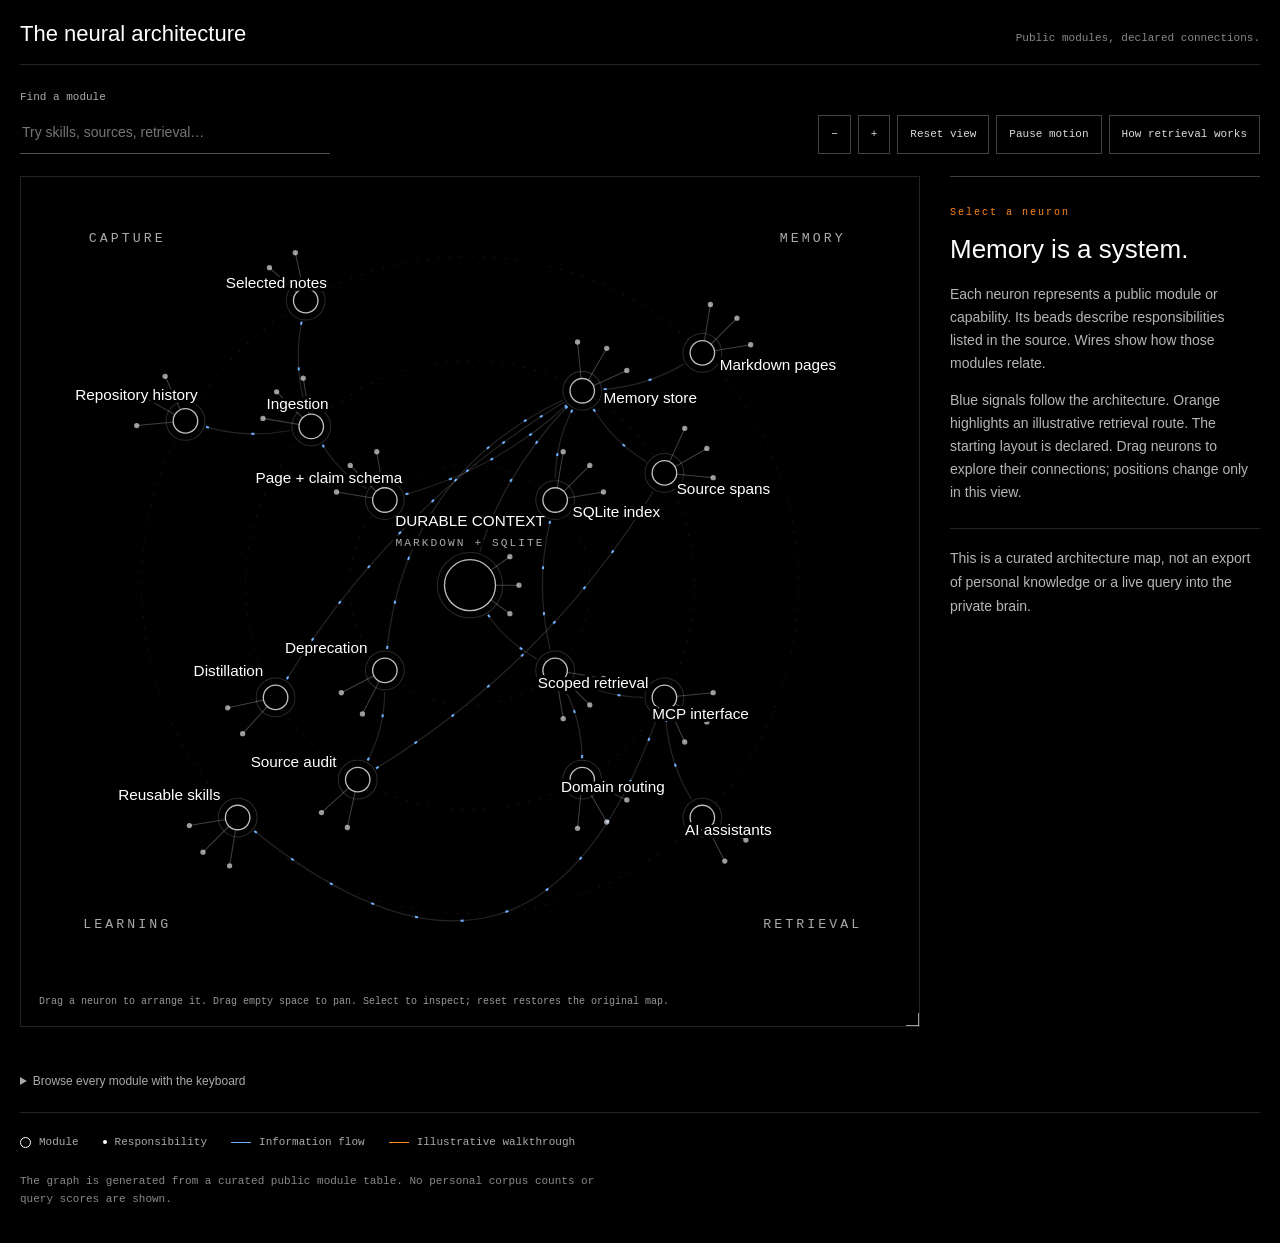
<file: showcase/public/neural-map.html>
<!doctype html><html lang="en"><head><meta charset="utf-8"><meta name="viewport" content="width=device-width,initial-scale=1"><title>Optimus neural architecture</title><style>:root{color-scheme:dark;--bg:#000;--ink:#fff;--muted:#b5b5b5;--quiet:#888;--line:#ffffff24;--blue:#4a8dff;--blue-hi:#6fb0ff;--orange:#ff8a1f;--sans:Inter,-apple-system,BlinkMacSystemFont,"Segoe UI",Helvetica,Arial,sans-serif;--mono:ui-monospace,SFMono-Regular,Consolas,monospace}*{box-sizing:border-box}html{scroll-behavior:smooth;background:#000}body{margin:0;background:var(--bg);color:var(--ink);font:16px/1.65 var(--sans);-webkit-font-smoothing:antialiased}a{color:var(--blue-hi);text-underline-offset:5px}button,input{font:inherit}button{background:#000;border:1px solid #ffffff42;border-radius:0;color:#ddd;padding:9px 12px;cursor:pointer}button:hover,button[aria-pressed=true]{border-color:var(--blue);color:var(--blue-hi)}button:disabled{opacity:.55;cursor:default}a:focus-visible,button:focus-visible,input:focus-visible,summary:focus-visible{outline:2px solid var(--blue-hi);outline-offset:5px}.skip{position:absolute;left:20px;top:-80px;z-index:20;background:#000;padding:10px}.skip:focus{top:10px}header,main,footer{max-width:1440px;margin:0 auto;padding-left:48px;padding-right:48px}header{padding-top:40px;padding-bottom:34px;display:flex;align-items:center;justify-content:space-between;gap:28px;border-bottom:1px solid var(--line)}.wordmark{font:200 34px/1 var(--sans);letter-spacing:10px;color:#fff;text-decoration:none}nav{display:flex;gap:28px;flex-wrap:wrap}nav a,footer a{font-size:13px;color:#bbb;text-decoration:none}nav a:hover,footer a:hover{color:var(--blue-hi)}section{margin-top:100px;scroll-margin-top:35px}.intro{display:grid;grid-template-columns:1.3fr 1fr;gap:80px;margin-top:68px;align-items:end}.intro h1{font-size:clamp(38px,4.5vw,68px);line-height:1.12;font-weight:300;letter-spacing:-2px;margin:0 0 22px}.intro>div>p{color:var(--muted);font-size:19px;line-height:1.6}.intro .intro-side p{font-size:17px;max-width:47ch}.meta,.technical,.map-caption,.trace-status,.legend{font-family:var(--mono);font-size:11px;line-height:1.7;color:var(--quiet)}.intro .intro-side .meta{font:11px/1.7 var(--mono);margin-top:26px;color:#999}.section-head{display:flex;align-items:baseline;justify-content:space-between;gap:24px;border-bottom:1px solid var(--line);padding-bottom:15px;margin-bottom:24px}.section-head h2{font-size:28px;line-height:1.3;font-weight:300;margin:0}.section-head>p{font:11px/1.6 var(--mono);color:var(--quiet);margin:0}.controls{display:flex;justify-content:space-between;gap:18px;align-items:end;margin:22px 0}.search{display:flex;flex-direction:column;font:11px/1.6 var(--mono);gap:7px;color:#aaa}.search input{background:#000;border:0;border-bottom:1px solid #ffffff50;border-radius:0;color:#fff;width:310px;max-width:100%;padding:10px 2px;font:14px/1.4 var(--sans)}.map-tools{display:flex;gap:7px;flex-wrap:wrap}.map-tools button{font:11px/1.4 var(--mono);min-height:39px}.map-grid{display:grid;grid-template-columns:minmax(0,1fr) 310px;gap:30px}.map-frame{min-width:0;position:relative;border:1px solid var(--line);background:linear-gradient(#ffffff9c,#ffffff9c) left top/13px 1px no-repeat,linear-gradient(#ffffff9c,#ffffff9c) left top/1px 13px no-repeat,linear-gradient(#ffffff9c,#ffffff9c) right bottom/13px 1px no-repeat,linear-gradient(#ffffff9c,#ffffff9c) right bottom/1px 13px no-repeat}.neural-svg{display:block;width:100%;height:auto;touch-action:pan-y}.map-caption{font-size:10px;margin:0;padding:0 18px 16px;color:#999;pointer-events:none}.detail{border-top:1px solid #ffffff40;padding:18px 0;align-self:start}.detail h3{font-size:26px;font-weight:300;line-height:1.3;margin:12px 0 16px}.detail p{font-size:14px;color:var(--muted)}.detail p.meta{font:10px/1.6 var(--mono);color:var(--orange)}.detail h4{font:11px/1.6 var(--mono);font-weight:400;margin:26px 0 8px;color:#ccc}.detail ul{padding-left:16px;font-size:12px;color:#b5b5b5}.detail li{padding:3px 0}.detail .module-source{display:block;overflow-wrap:anywhere;font:11px/1.6 var(--mono);margin-top:24px}.boundary{font-size:12px;color:#929292;line-height:1.7;border-top:1px solid var(--line);padding-top:18px;margin-top:24px}.node-directory{font-size:12px;color:#aaa;margin-top:15px}.node-directory summary{cursor:pointer}.node-directory div{display:flex;gap:8px;flex-wrap:wrap;margin-top:14px}.node-directory button{font-size:12px}.node-directory button[hidden]{display:none}#search-status{min-height:19px}.legend{display:flex;flex-wrap:wrap;gap:24px;margin-top:20px;padding-top:20px;border-top:1px solid var(--line);color:#aaa}.legend span{display:inline-flex;align-items:center;gap:8px}.legend i{display:inline-block}.neuron-key{width:11px;height:11px;border:1px solid #fff;border-radius:50%}.bead-key{width:4px;height:4px;border-radius:50%;background:#fff}.blue-key,.orange-key{width:20px;height:1px;background:var(--blue-hi)}.orange-key{background:var(--orange)}.trace-status{max-width:90ch;margin-top:20px;min-height:40px}.reading-row{display:grid;grid-template-columns:1fr 1.6fr;gap:80px;padding:30px 0;border-bottom:1px solid var(--line)}.reading-row h3{font-weight:300;font-size:23px;line-height:1.4;margin:4px 0}.reading-row p{max-width:76ch;margin:0;color:var(--muted);font-size:15px}.reading-row .technical{font-size:11px;color:#888;margin-top:16px}.reading-row .boundary{font-size:12px;margin-top:22px}.graphic-link{display:block;text-decoration:none;border:1px solid var(--line);max-width:900px;margin:0 auto}.graphic-link img{display:block;width:100%;height:auto;max-height:470px;object-fit:contain}.graphic-link span{display:block;padding:16px 22px;border-top:1px solid var(--line);font-size:13px}.library-note{color:#aaa;font-size:14px;max-width:80ch;margin:24px 0 12px}#library>a:not(.graphic-link){font-size:13px}.action{display:inline-block;margin-top:20px;font-size:14px}footer{margin-top:100px;padding-top:35px;padding-bottom:40px;border-top:1px solid var(--line);display:flex;gap:32px;align-items:center;justify-content:space-between}footer .wordmark{font-size:22px;letter-spacing:6px}footer>div{display:flex;gap:24px}footer p{color:#777;font:10px/1.5 var(--mono)}.node:focus{outline:none}.node:focus .membrane{stroke:#6fb0ff;stroke-width:3}.neural-svg .flow{pointer-events:none}.neural-svg .node .label{pointer-events:none}.neural-svg .node .soma{pointer-events:all}.neural-svg .node.dim .label{opacity:.45}
@media(max-width:1050px){header,main,footer{padding-left:28px;padding-right:28px}.intro{gap:40px}.map-grid{grid-template-columns:minmax(0,1fr) 245px;gap:22px}.controls{flex-wrap:wrap}.reading-row{gap:40px}.detail h3{font-size:22px}}@media(max-width:760px){header,main,footer{padding-left:20px;padding-right:20px}header{align-items:flex-start;padding-top:26px;gap:22px;flex-direction:column}header .wordmark{font-size:28px}nav{gap:20px}nav a{font-size:12px}.intro{grid-template-columns:1fr;gap:20px;margin-top:45px}.intro h1{font-size:43px;letter-spacing:-1px}.intro>div>p{font-size:16px}.intro .intro-side p{font-size:15px}.intro .intro-side .meta{margin-top:18px}section{margin-top:64px}.section-head{align-items:start;flex-direction:column;gap:8px}.section-head h2{font-size:26px}.map-grid{grid-template-columns:1fr;gap:24px}.detail{min-height:250px}.detail h3{font-size:25px}.neural-svg{min-height:310px}.search{width:100%}.search input{width:100%}.map-tools{gap:5px}.map-tools button{padding:9px;min-height:42px}.controls{gap:17px}.legend{gap:15px;font-size:10px}.reading-row{grid-template-columns:1fr;gap:15px;padding:25px 0}.reading-row h3{font-size:23px}.reading-row p{font-size:14px}.graphic-link img{min-height:240px}.map-caption{font-size:9px;padding:8px 12px 12px}footer{flex-direction:column;align-items:start;gap:26px;margin-top:65px}footer>div{flex-wrap:wrap}.trace-status{font-size:10px}.node-directory button{min-height:44px}}@media(prefers-reduced-motion:reduce){html{scroll-behavior:auto}*,*::before,*::after{animation:none!important;transition:none!important}}

/* Keep labels readable as connections pass behind them. Node dragging is local to this view. */
.neural-svg{touch-action:none;cursor:grab}.neural-svg .node{cursor:grab}.neural-svg .node:active{cursor:grabbing}.neural-svg .label,.neural-svg .meta,.neural-svg .sector{paint-order:stroke fill;stroke:#000;stroke-width:6px;stroke-linejoin:round}.map-tools [hidden]{display:none}
body.embed main{padding:20px;max-width:1440px}body.embed section{margin-top:0}body.embed .section-head h2{font-size:22px}</style></head><body class="embed"><main><section id="neural-map" aria-labelledby="map-heading"><div class="section-head"><h2 id="map-heading">The neural architecture</h2><p>Public modules, declared connections.</p></div><div class="controls"><label class="search">Find a module<input id="search" type="search" placeholder="Try skills, sources, retrieval…" autocomplete="off"></label><div class="map-tools" role="group" aria-label="Map controls"><button id="zoom-out" aria-label="Zoom out">−</button><button id="zoom-in" aria-label="Zoom in">+</button><button id="reset">Reset view</button><button id="motion" aria-pressed="false">Pause motion</button><button id="trace" aria-pressed="false">How retrieval works</button><button id="trace-next" hidden>Next step</button></div></div>
<div class="map-grid"><div class="map-frame" id="map-frame"><svg xmlns="http://www.w3.org/2000/svg" viewBox="160 40 880 800" role="img" aria-labelledby="neural-title neural-desc" class="neural-svg"><title id="neural-title">Optimus neural architecture</title><desc id="neural-desc">A curated map of public modules: capture, durable memory, scoped retrieval and learning. Blue signals travel along module relationships. This is not a private knowledge export.</desc><style>text{font-family:Inter,-apple-system,BlinkMacSystemFont,"Segoe UI",Helvetica,Arial,sans-serif}.label{fill:#fff;font-size:15px;paint-order:stroke fill;stroke:#000;stroke-width:6px;stroke-linejoin:round}.meta{fill:#aaa;font-size:11px;letter-spacing:2px;font-family:ui-monospace,SFMono-Regular,Consolas,monospace}.edge{fill:none;stroke:#fff;stroke-opacity:.14;stroke-width:1.2}.flow{fill:none;stroke:#6fb0ff;stroke-width:2;stroke-dasharray:3 42;animation:current 9s linear infinite}.soma{fill:#000;stroke:#fff;stroke-opacity:.75;stroke-width:1.3}.membrane{fill:none;stroke:#fff;stroke-opacity:.16}.bead{fill:#fff;fill-opacity:.6}.dendrite{fill:none;stroke:#fff;stroke-opacity:.25}.sector{fill:#aaa;font-size:13px;letter-spacing:3px;font-family:ui-monospace,SFMono-Regular,Consolas,monospace}@keyframes current{to{stroke-dashoffset:-180}}@media(prefers-reduced-motion:reduce){.flow{animation:none;stroke-dasharray:none;stroke-opacity:.28}}.paused .flow{animation-play-state:paused}.node{cursor:pointer}.node.selected .soma,.node:focus .soma{stroke:#6fb0ff;fill:#000}.node.selected .label{fill:#6fb0ff}.edge.trace{stroke:#ff8a1f;stroke-opacity:.85;stroke-width:2}.node.dim{opacity:.18}</style><rect width="1200" height="880" fill="#000"/><g id="network"><circle cx="600" cy="440" r="118" fill="none" stroke="#fff" stroke-opacity=".08" stroke-dasharray="2 9"/><circle cx="600" cy="440" r="220" fill="none" stroke="#fff" stroke-opacity=".08" stroke-dasharray="2 9"/><circle cx="600" cy="440" r="322" fill="none" stroke="#fff" stroke-opacity=".08" stroke-dasharray="2 9"/><text class="sector" text-anchor="middle" x="264.12" y="104.12">CAPTURE</text><text class="sector" text-anchor="middle" x="935.88" y="104.12">MEMORY</text><text class="sector" text-anchor="middle" x="935.88" y="775.88">RETRIEVAL</text><text class="sector" text-anchor="middle" x="264.12" y="775.88">LEARNING</text><path class="edge" data-source="repositories" data-target="ingest" d="M341.32,284.80Q382.14,296.52 423.82,288.44"/><path class="flow" data-source="repositories" data-target="ingest" style="animation-delay:-0.00s" d="M341.32,284.80Q382.14,296.52 423.82,288.44"/><path class="edge" data-source="notes" data-target="ingest" d="M435.00,181.76Q426.92,223.44 438.64,264.26"/><path class="flow" data-source="notes" data-target="ingest" style="animation-delay:-0.47s" d="M435.00,181.76Q426.92,223.44 438.64,264.26"/><path class="edge" data-source="ingest" data-target="schema" d="M455.41,302.34Q471.85,329.15 498.66,345.59"/><path class="flow" data-source="ingest" data-target="schema" style="animation-delay:-0.94s" d="M455.41,302.34Q471.85,329.15 498.66,345.59"/><path class="edge" data-source="schema" data-target="store" d="M536.80,350.96Q626.13,326.23 694.51,263.65"/><path class="flow" data-source="schema" data-target="store" style="animation-delay:-1.41s" d="M536.80,350.96Q626.13,326.23 694.51,263.65"/><path class="edge" data-source="store" data-target="markdown" d="M730.95,248.00Q773.30,245.01 809.69,223.13"/><path class="flow" data-source="store" data-target="markdown" style="animation-delay:-1.88s" d="M730.95,248.00Q773.30,245.01 809.69,223.13"/><path class="edge" data-source="store" data-target="index" d="M700.33,268.11Q683.87,299.83 683.60,335.56"/><path class="flow" data-source="store" data-target="index" style="animation-delay:-2.35s" d="M700.33,268.11Q683.87,299.83 683.60,335.56"/><path class="edge" data-source="store" data-target="sources" d="M720.97,267.37Q740.60,299.40 772.63,319.03"/><path class="flow" data-source="store" data-target="sources" style="animation-delay:-2.82s" d="M720.97,267.37Q740.60,299.40 772.63,319.03"/><path class="edge" data-source="store" data-target="context" d="M695.55,264.70Q632.14,331.54 609.66,407.40"/><path class="flow" data-source="store" data-target="context" style="animation-delay:-3.29s" d="M695.55,264.70Q632.14,331.54 609.66,407.40"/><path class="edge" data-source="index" data-target="query" d="M678.54,376.98Q663.41,440.00 678.54,503.02"/><path class="flow" data-source="index" data-target="query" style="animation-delay:-3.76s" d="M678.54,376.98Q663.41,440.00 678.54,503.02"/><path class="edge" data-source="domains" data-target="query" d="M709.84,609.53Q709.57,573.80 693.11,542.08"/><path class="flow" data-source="domains" data-target="query" style="animation-delay:-4.23s" d="M709.84,609.53Q709.57,573.80 693.11,542.08"/><path class="edge" data-source="query" data-target="mcp" d="M702.08,533.11Q733.80,549.57 769.53,549.84"/><path class="flow" data-source="query" data-target="mcp" style="animation-delay:-4.70s" d="M702.08,533.11Q733.80,549.57 769.53,549.84"/><path class="edge" data-source="mcp" data-target="client" d="M792.00,570.95Q794.99,613.30 816.87,649.69"/><path class="flow" data-source="mcp" data-target="client" style="animation-delay:-5.17s" d="M792.00,570.95Q794.99,613.30 816.87,649.69"/><path class="edge" data-source="skills" data-target="mcp" d="M388.69,680.83Q663.80,901.60 783.41,569.76"/><path class="flow" data-source="skills" data-target="mcp" style="animation-delay:-5.64s" d="M388.69,680.83Q663.80,901.60 783.41,569.76"/><path class="edge" data-source="audit" data-target="sources" d="M507.90,619.56Q676.33,516.33 779.56,347.90"/><path class="flow" data-source="audit" data-target="sources" style="animation-delay:-6.11s" d="M507.90,619.56Q676.33,516.33 779.56,347.90"/><path class="edge" data-source="deprecate" data-target="store" d="M518.75,502.55Q536.57,332.29 691.05,258.52"/><path class="flow" data-source="deprecate" data-target="store" style="animation-delay:-6.58s" d="M518.75,502.55Q536.57,332.29 691.05,258.52"/><path class="edge" data-source="distill" data-target="store" d="M420.44,532.10Q523.67,363.67 692.10,260.44"/><path class="flow" data-source="distill" data-target="store" style="animation-delay:-7.05s" d="M420.44,532.10Q523.67,363.67 692.10,260.44"/><path class="edge" data-source="context" data-target="query" d="M617.77,468.99Q631.71,491.73 665.54,512.47"/><path class="flow" data-source="context" data-target="query" style="animation-delay:-7.52s" d="M617.77,468.99Q631.71,491.73 665.54,512.47"/><path class="edge" data-source="audit" data-target="deprecate" d="M499.67,611.89Q516.13,580.17 516.40,544.44"/><path class="flow" data-source="audit" data-target="deprecate" style="animation-delay:-7.99s" d="M499.67,611.89Q516.13,580.17 516.40,544.44"/><g class="node" data-node="context" tabindex="0" role="button" aria-label="Explore DURABLE CONTEXT"><circle class="membrane" cx="600.0" cy="440.0" r="32"/><path class="dendrite" d="M600.0,440.0Q624.42,422.57 639.07,412.11"/><circle class="bead" cx="639.07" cy="412.11" r="2.6"/><path class="dendrite" d="M600.0,440.0Q630.00,440.00 648.00,440.00"/><circle class="bead" cx="648.00" cy="440.00" r="2.6"/><path class="dendrite" d="M600.0,440.0Q624.42,457.43 639.07,467.89"/><circle class="bead" cx="639.07" cy="467.89" r="2.6"/><circle class="soma" cx="600.0" cy="440.0" r="25"/><text class="label" text-anchor="middle" x="600.0" y="382.0">DURABLE CONTEXT</text><text class="meta" text-anchor="middle" x="600.0" y="402.0">MARKDOWN + SQLITE</text></g><g class="node" data-node="repositories" tabindex="0" role="button" aria-label="Explore Repository history"><circle class="membrane" cx="321.14" cy="279.0" r="19"/><path class="dendrite" d="M321.14,279.0Q291.28,281.89 273.36,283.62"/><circle class="bead" cx="273.36" cy="283.62" r="2.6"/><path class="dendrite" d="M321.14,279.0Q295.16,264.00 279.57,255.00"/><circle class="bead" cx="279.57" cy="255.00" r="2.6"/><path class="dendrite" d="M321.14,279.0Q308.71,251.70 301.25,235.31"/><circle class="bead" cx="301.25" cy="235.31" r="2.6"/><circle class="soma" cx="321.14" cy="279.0" r="12"/><text class="label" text-anchor="end" x="333.14" y="258.22">Repository history</text></g><g class="node" data-node="notes" tabindex="0" role="button" aria-label="Explore Selected notes"><circle class="membrane" cx="439.0" cy="161.14" r="19"/><path class="dendrite" d="M439.0,161.14Q416.79,140.97 403.46,128.87"/><circle class="bead" cx="403.46" cy="128.87" r="2.6"/><path class="dendrite" d="M439.0,161.14Q432.64,131.82 428.83,114.23"/><circle class="bead" cx="428.83" cy="114.23" r="2.6"/><circle class="soma" cx="439.0" cy="161.14" r="12"/><text class="label" text-anchor="end" x="459.78" y="149.14">Selected notes</text></g><g class="node" data-node="ingest" tabindex="0" role="button" aria-label="Explore Ingestion"><circle class="membrane" cx="444.44" cy="284.44" r="19"/><path class="dendrite" d="M444.44,284.44Q414.85,279.50 397.10,276.54"/><circle class="bead" cx="397.10" cy="276.54" r="2.6"/><path class="dendrite" d="M444.44,284.44Q423.23,263.23 410.50,250.50"/><circle class="bead" cx="410.50" cy="250.50" r="2.6"/><path class="dendrite" d="M444.44,284.44Q439.50,254.85 436.54,237.10"/><circle class="bead" cx="436.54" cy="237.10" r="2.6"/><circle class="soma" cx="444.44" cy="284.44" r="12"/><text class="label" text-anchor="end" x="461.41" y="267.47">Ingestion</text></g><g class="node" data-node="schema" tabindex="0" role="button" aria-label="Explore Page + claim schema"><circle class="membrane" cx="516.56" cy="356.56" r="19"/><path class="dendrite" d="M516.56,356.56Q486.97,351.62 469.22,348.66"/><circle class="bead" cx="469.22" cy="348.66" r="2.6"/><path class="dendrite" d="M516.56,356.56Q495.35,335.35 482.62,322.62"/><circle class="bead" cx="482.62" cy="322.62" r="2.6"/><path class="dendrite" d="M516.56,356.56Q511.62,326.97 508.66,309.22"/><circle class="bead" cx="508.66" cy="309.22" r="2.6"/><circle class="soma" cx="516.56" cy="356.56" r="12"/><text class="label" text-anchor="end" x="533.53" y="339.59">Page + claim schema</text></g><g class="node" data-node="markdown" tabindex="0" role="button" aria-label="Explore Markdown pages"><circle class="membrane" cx="827.69" cy="212.31" r="19"/><path class="dendrite" d="M827.69,212.31Q832.63,182.72 835.59,164.97"/><circle class="bead" cx="835.59" cy="164.97" r="2.6"/><path class="dendrite" d="M827.69,212.31Q848.90,191.10 861.63,178.37"/><circle class="bead" cx="861.63" cy="178.37" r="2.6"/><path class="dendrite" d="M827.69,212.31Q857.28,207.37 875.03,204.41"/><circle class="bead" cx="875.03" cy="204.41" r="2.6"/><circle class="soma" cx="827.69" cy="212.31" r="12"/><text class="label" text-anchor="start" x="844.66" y="229.28">Markdown pages</text></g><g class="node" data-node="store" tabindex="0" role="button" aria-label="Explore Memory store"><circle class="membrane" cx="710.0" cy="249.47" r="19"/><path class="dendrite" d="M710.0,249.47Q707.11,219.61 705.38,201.69"/><circle class="bead" cx="705.38" cy="201.69" r="2.6"/><path class="dendrite" d="M710.0,249.47Q725.00,223.49 734.00,207.90"/><circle class="bead" cx="734.00" cy="207.90" r="2.6"/><path class="dendrite" d="M710.0,249.47Q737.30,237.04 753.69,229.58"/><circle class="bead" cx="753.69" cy="229.58" r="2.6"/><circle class="soma" cx="710.0" cy="249.47" r="12"/><text class="label" text-anchor="start" x="730.78" y="261.47">Memory store</text></g><g class="node" data-node="index" tabindex="0" role="button" aria-label="Explore SQLite index"><circle class="membrane" cx="683.44" cy="356.56" r="19"/><path class="dendrite" d="M683.44,356.56Q688.38,326.97 691.34,309.22"/><circle class="bead" cx="691.34" cy="309.22" r="2.6"/><path class="dendrite" d="M683.44,356.56Q704.65,335.35 717.38,322.62"/><circle class="bead" cx="717.38" cy="322.62" r="2.6"/><path class="dendrite" d="M683.44,356.56Q713.03,351.62 730.78,348.66"/><circle class="bead" cx="730.78" cy="348.66" r="2.6"/><circle class="soma" cx="683.44" cy="356.56" r="12"/><text class="label" text-anchor="start" x="700.41" y="373.53">SQLite index</text></g><g class="node" data-node="sources" tabindex="0" role="button" aria-label="Explore Source spans"><circle class="membrane" cx="790.53" cy="330.0" r="19"/><path class="dendrite" d="M790.53,330.0Q802.96,302.70 810.42,286.31"/><circle class="bead" cx="810.42" cy="286.31" r="2.6"/><path class="dendrite" d="M790.53,330.0Q816.51,315.00 832.10,306.00"/><circle class="bead" cx="832.10" cy="306.00" r="2.6"/><path class="dendrite" d="M790.53,330.0Q820.39,332.89 838.31,334.62"/><circle class="bead" cx="838.31" cy="334.62" r="2.6"/><circle class="soma" cx="790.53" cy="330.0" r="12"/><text class="label" text-anchor="start" x="802.53" y="350.78">Source spans</text></g><g class="node" data-node="client" tabindex="0" role="button" aria-label="Explore AI assistants"><circle class="membrane" cx="827.69" cy="667.69" r="19"/><path class="dendrite" d="M827.69,667.69Q854.36,681.42 870.37,689.66"/><circle class="bead" cx="870.37" cy="689.66" r="2.6"/><path class="dendrite" d="M827.69,667.69Q841.42,694.36 849.66,710.37"/><circle class="bead" cx="849.66" cy="710.37" r="2.6"/><circle class="soma" cx="827.69" cy="667.69" r="12"/><text class="label" text-anchor="start" x="810.72" y="684.66">AI assistants</text></g><g class="node" data-node="mcp" tabindex="0" role="button" aria-label="Explore MCP interface"><circle class="membrane" cx="790.53" cy="550.0" r="19"/><path class="dendrite" d="M790.53,550.0Q820.39,547.11 838.31,545.38"/><circle class="bead" cx="838.31" cy="545.38" r="2.6"/><path class="dendrite" d="M790.53,550.0Q816.51,565.00 832.10,574.00"/><circle class="bead" cx="832.10" cy="574.00" r="2.6"/><path class="dendrite" d="M790.53,550.0Q802.96,577.30 810.42,593.69"/><circle class="bead" cx="810.42" cy="593.69" r="2.6"/><circle class="soma" cx="790.53" cy="550.0" r="12"/><text class="label" text-anchor="start" x="778.53" y="570.78">MCP interface</text></g><g class="node" data-node="query" tabindex="0" role="button" aria-label="Explore Scoped retrieval"><circle class="membrane" cx="683.44" cy="523.44" r="19"/><path class="dendrite" d="M683.44,523.44Q713.03,528.38 730.78,531.34"/><circle class="bead" cx="730.78" cy="531.34" r="2.6"/><path class="dendrite" d="M683.44,523.44Q704.65,544.65 717.38,557.38"/><circle class="bead" cx="717.38" cy="557.38" r="2.6"/><path class="dendrite" d="M683.44,523.44Q688.38,553.03 691.34,570.78"/><circle class="bead" cx="691.34" cy="570.78" r="2.6"/><circle class="soma" cx="683.44" cy="523.44" r="12"/><text class="label" text-anchor="start" x="666.47" y="540.41">Scoped retrieval</text></g><g class="node" data-node="domains" tabindex="0" role="button" aria-label="Explore Domain routing"><circle class="membrane" cx="710.0" cy="630.53" r="19"/><path class="dendrite" d="M710.0,630.53Q737.30,642.96 753.69,650.42"/><circle class="bead" cx="753.69" cy="650.42" r="2.6"/><path class="dendrite" d="M710.0,630.53Q725.00,656.51 734.00,672.10"/><circle class="bead" cx="734.00" cy="672.10" r="2.6"/><path class="dendrite" d="M710.0,630.53Q707.11,660.39 705.38,678.31"/><circle class="bead" cx="705.38" cy="678.31" r="2.6"/><circle class="soma" cx="710.0" cy="630.53" r="12"/><text class="label" text-anchor="start" x="689.22" y="642.53">Domain routing</text></g><g class="node" data-node="skills" tabindex="0" role="button" aria-label="Explore Reusable skills"><circle class="membrane" cx="372.31" cy="667.69" r="19"/><path class="dendrite" d="M372.31,667.69Q367.37,697.28 364.41,715.03"/><circle class="bead" cx="364.41" cy="715.03" r="2.6"/><path class="dendrite" d="M372.31,667.69Q351.10,688.90 338.37,701.63"/><circle class="bead" cx="338.37" cy="701.63" r="2.6"/><path class="dendrite" d="M372.31,667.69Q342.72,672.63 324.97,675.59"/><circle class="bead" cx="324.97" cy="675.59" r="2.6"/><circle class="soma" cx="372.31" cy="667.69" r="12"/><text class="label" text-anchor="end" x="355.34" y="650.72">Reusable skills</text></g><g class="node" data-node="audit" tabindex="0" role="button" aria-label="Explore Source audit"><circle class="membrane" cx="490.0" cy="630.53" r="19"/><path class="dendrite" d="M490.0,630.53Q483.64,659.85 479.83,677.44"/><circle class="bead" cx="479.83" cy="677.44" r="2.6"/><path class="dendrite" d="M490.0,630.53Q467.79,650.70 454.46,662.80"/><circle class="bead" cx="454.46" cy="662.80" r="2.6"/><circle class="soma" cx="490.0" cy="630.53" r="12"/><text class="label" text-anchor="end" x="469.22" y="618.53">Source audit</text></g><g class="node" data-node="deprecate" tabindex="0" role="button" aria-label="Explore Deprecation"><circle class="membrane" cx="516.56" cy="523.44" r="19"/><path class="dendrite" d="M516.56,523.44Q502.83,550.11 494.59,566.12"/><circle class="bead" cx="494.59" cy="566.12" r="2.6"/><path class="dendrite" d="M516.56,523.44Q489.89,537.17 473.88,545.41"/><circle class="bead" cx="473.88" cy="545.41" r="2.6"/><circle class="soma" cx="516.56" cy="523.44" r="12"/><text class="label" text-anchor="end" x="499.59" y="506.47">Deprecation</text></g><g class="node" data-node="distill" tabindex="0" role="button" aria-label="Explore Distillation"><circle class="membrane" cx="409.47" cy="550.0" r="19"/><path class="dendrite" d="M409.47,550.0Q389.30,572.21 377.20,585.54"/><circle class="bead" cx="377.20" cy="585.54" r="2.6"/><path class="dendrite" d="M409.47,550.0Q380.15,556.36 362.56,560.17"/><circle class="bead" cx="362.56" cy="560.17" r="2.6"/><circle class="soma" cx="409.47" cy="550.0" r="12"/><text class="label" text-anchor="end" x="397.47" y="529.22">Distillation</text></g></g></svg><p class="map-caption">Drag a neuron to arrange it. Drag empty space to pan. Select to inspect; reset restores the original map.</p></div><aside id="detail" class="detail" aria-live="polite"><p class="meta">Select a neuron</p><h3>Memory is a system.</h3><p>Each neuron represents a public module or capability. Its beads describe responsibilities listed in the source. Wires show how those modules relate.</p><p>Blue signals follow the architecture. Orange highlights an illustrative retrieval route. The starting layout is declared. Drag neurons to explore their connections; positions change only in this view.</p><p class="boundary">This is a curated architecture map, not an export of personal knowledge or a live query into the private brain.</p></aside></div>
<p id="search-status" role="status" class="meta"></p><details class="node-directory"><summary>Browse every module with the keyboard</summary><div id="node-list"><button type="button" data-pick="context">DURABLE CONTEXT</button><button type="button" data-pick="repositories">Repository history</button><button type="button" data-pick="notes">Selected notes</button><button type="button" data-pick="ingest">Ingestion</button><button type="button" data-pick="schema">Page + claim schema</button><button type="button" data-pick="markdown">Markdown pages</button><button type="button" data-pick="store">Memory store</button><button type="button" data-pick="index">SQLite index</button><button type="button" data-pick="sources">Source spans</button><button type="button" data-pick="client">AI assistants</button><button type="button" data-pick="mcp">MCP interface</button><button type="button" data-pick="query">Scoped retrieval</button><button type="button" data-pick="domains">Domain routing</button><button type="button" data-pick="skills">Reusable skills</button><button type="button" data-pick="audit">Source audit</button><button type="button" data-pick="deprecate">Deprecation</button><button type="button" data-pick="distill">Distillation</button></div></details><div class="legend"><span><i class="neuron-key"></i> Module</span><span><i class="bead-key"></i> Responsibility</span><span><i class="blue-key"></i> Information flow</span><span><i class="orange-key"></i> Illustrative walkthrough</span></div><p id="trace-status" class="trace-status" aria-live="polite">The graph is generated from a curated public module table. No personal corpus counts or query scores are shown.</p></section>
</main><script type="application/json" id="architecture-data">{"kind":"curated-public-module-architecture","version":1,"sectors":["Capture","Memory","Retrieval","Learning"],"nodes":[{"id":"context","label":"DURABLE CONTEXT","sector":-1,"ring":0,"module":"core/store.py","purpose":"Readable memory survives a conversation. Markdown is the source of truth; SQLite is its rebuildable search index.","capabilities":["Readable pages","Rebuildable index","Source references"],"href":"https://github.com/Murathanx12/Optimus/blob/main/core/store.py","x":600.0,"y":440.0,"angle":0},{"id":"repositories","label":"Repository history","sector":0,"ring":3,"module":"core/ingest.py","purpose":"Repository ingestion preserves selected project structure and history. It does not imply every document has been read.","capabilities":["Structure","History","Project scope"],"href":"https://github.com/Murathanx12/Optimus/blob/main/core/ingest.py","x":321.14,"y":279.0,"angle":-150.0},{"id":"notes","label":"Selected notes","sector":0,"ring":3,"module":"core/ingest.py","purpose":"Explicit notes ingestion preserves selected Markdown text and source metadata. The operator chooses the material to ingest.","capabilities":["Selected text","Source metadata"],"href":"https://github.com/Murathanx12/Optimus/blob/main/core/ingest.py","x":439.0,"y":161.14,"angle":-120.0},{"id":"ingest","label":"Ingestion","sector":0,"ring":2,"module":"core/ingest.py","purpose":"Ingestion converts supported inputs into project-scoped memory pages with source references.","capabilities":["Source selection","Stable records","Project scope"],"href":"https://github.com/Murathanx12/Optimus/blob/main/core/ingest.py","x":444.44,"y":284.44,"angle":-135.0},{"id":"schema","label":"Page + claim schema","sector":0,"ring":1,"module":"core/schema.py","purpose":"Page and claim models carry tiers, aliases, status and source information. A stored claim is a recorded assertion requiring source checks, not automatic truth.","capabilities":["Tiers","Aliases","Claim provenance"],"href":"https://github.com/Murathanx12/Optimus/blob/main/core/schema.py","x":516.56,"y":356.56,"angle":-135.0},{"id":"markdown","label":"Markdown pages","sector":1,"ring":3,"module":"core/store.py","purpose":"Plain Markdown files retain readable memory. They can be inspected independently of a particular assistant.","capabilities":["Readable files","Source of truth","Portable context"],"href":"https://github.com/Murathanx12/Optimus/blob/main/core/store.py","x":827.69,"y":212.31,"angle":-45.0},{"id":"store","label":"Memory store","sector":1,"ring":2,"module":"core/store.py","purpose":"The store writes and reads pages, records relationships and events, and derives the SQLite index.","capabilities":["Page records","Relationships","Event ledger"],"href":"https://github.com/Murathanx12/Optimus/blob/main/core/store.py","x":710.0,"y":249.47,"angle":-60.0},{"id":"index","label":"SQLite index","sector":1,"ring":1,"module":"core/store.py","purpose":"A derived index supplies page, claim and alias lookup. Reindexing rebuilds it from Markdown pages.","capabilities":["Lookup","Aliases","Reindexing"],"href":"https://github.com/Murathanx12/Optimus/blob/main/core/store.py","x":683.44,"y":356.56,"angle":-45.0},{"id":"sources","label":"Source spans","sector":1,"ring":2,"module":"core/schema.py","purpose":"Sources connect remembered statements to the material from which they were recorded. Missing or stale evidence stays a review concern.","capabilities":["Source paths","Spans","Version context"],"href":"https://github.com/Murathanx12/Optimus/blob/main/core/schema.py","x":790.53,"y":330.0,"angle":-30.0},{"id":"client","label":"AI assistants","sector":2,"ring":3,"module":"mcp/server.py","purpose":"Compatible assistants request focused context through local MCP tools. The public website has no connection to the private brain.","capabilities":["Local client","Focused context"],"href":"https://github.com/Murathanx12/Optimus/blob/main/mcp/server.py","x":827.69,"y":667.69,"angle":45.0},{"id":"mcp","label":"MCP interface","sector":2,"ring":2,"module":"mcp/server.py","purpose":"The local server exposes brain queries, session briefing and project-specific integrations. Tools depend on installation and configured services.","capabilities":["Brain query","Session briefing","Skill access"],"href":"https://github.com/Murathanx12/Optimus/blob/main/mcp/server.py","x":790.53,"y":550.0,"angle":30.0},{"id":"query","label":"Scoped retrieval","sector":2,"ring":1,"module":"core/query.py","purpose":"Retrieval ranks relevant memory and returns source citations. A relevance floor can produce an explicit no-match result.","capabilities":["Ranking","Citations","No-match result"],"href":"https://github.com/Murathanx12/Optimus/blob/main/core/query.py","x":683.44,"y":523.44,"angle":45.0},{"id":"domains","label":"Domain routing","sector":2,"ring":2,"module":"core/domains.py","purpose":"Domain rules guide a question toward relevant project scopes rather than treating all stored context as interchangeable.","capabilities":["Aliases","Domain filters","Project context"],"href":"https://github.com/Murathanx12/Optimus/blob/main/core/domains.py","x":710.0,"y":630.53,"angle":60.0},{"id":"skills","label":"Reusable skills","sector":3,"ring":3,"module":"mcp/server.py","purpose":"The skill interface lets an assistant inspect project instructions. A skill needs to be discovered and read before it can guide the next task.","capabilities":["Discovery","Instructions","Reuse"],"href":"https://github.com/Murathanx12/Optimus/blob/main/mcp/server.py","x":372.31,"y":667.69,"angle":135.0},{"id":"audit","label":"Source audit","sector":3,"ring":2,"module":"core/audit.py","purpose":"Audit checks detect memory whose source has drifted. A finding is a reason to inspect the source, not proof the stored statement is false.","capabilities":["Source drift","Review findings"],"href":"https://github.com/Murathanx12/Optimus/blob/main/core/audit.py","x":490.0,"y":630.53,"angle":120.0},{"id":"deprecate","label":"Deprecation","sector":3,"ring":1,"module":"core/deprecate.py","purpose":"Deprecation records obsolete context and tombstones so later ingestion does not silently revive it.","capabilities":["Tombstones","Obsolete context"],"href":"https://github.com/Murathanx12/Optimus/blob/main/core/deprecate.py","x":516.56,"y":523.44,"angle":135.0},{"id":"distill","label":"Distillation","sector":3,"ring":2,"module":"core/distill.py","purpose":"Distillation proposes a smaller set of memory updates from selected context. It is distinct from training a new foundation model.","capabilities":["Selected context","Proposed updates"],"href":"https://github.com/Murathanx12/Optimus/blob/main/core/distill.py","x":409.47,"y":550.0,"angle":150.0}],"edges":[{"source":"repositories","target":"ingest","relation":"records structure and history"},{"source":"notes","target":"ingest","relation":"supplies selected text"},{"source":"ingest","target":"schema","relation":"creates typed records"},{"source":"schema","target":"store","relation":"defines stored pages and claims"},{"source":"store","target":"markdown","relation":"preserves readable pages"},{"source":"store","target":"index","relation":"derives searchable records"},{"source":"store","target":"sources","relation":"retains source metadata"},{"source":"store","target":"context","relation":"persists project context"},{"source":"index","target":"query","relation":"supplies indexed candidates"},{"source":"domains","target":"query","relation":"guides scoped retrieval"},{"source":"query","target":"mcp","relation":"returns source-linked context"},{"source":"mcp","target":"client","relation":"serves compatible assistants"},{"source":"skills","target":"mcp","relation":"exposes reusable instructions"},{"source":"audit","target":"sources","relation":"checks source drift"},{"source":"deprecate","target":"store","relation":"marks obsolete context"},{"source":"distill","target":"store","relation":"proposes memory updates"},{"source":"context","target":"query","relation":"makes retained context available"},{"source":"audit","target":"deprecate","relation":"informs review of stale context"}],"route":["domains","query","mcp","client"],"route_label":"Illustrative walkthrough: choose context, retrieve sources, serve the assistant"}</script><script>(() => {
  'use strict';
  const data = JSON.parse(document.getElementById('architecture-data').textContent);
  const byId = new Map(data.nodes.map(node => [node.id, node]));
  const svg = document.querySelector('.neural-svg');
  const network = svg.querySelector('#network');
  const detail = document.getElementById('detail');
  const motion = document.getElementById('motion');
  const trace = document.getElementById('trace');
  const traceNext = document.getElementById('trace-next');
  const search = document.getElementById('search');
  const reduced = matchMedia('(prefers-reduced-motion: reduce)');
  const defaultDetail = detail.innerHTML;
  const initial = new Map(data.nodes.map(n => [n.id,{x:n.x,y:n.y}]));
  let paused = false, selected = null, tracing = false, routeStep = 0, routeClock = 0;
  let zoom = 1, panX = 0, panY = 0, drag = null, suppressClick = false;
  const make = (tag, text, cls) => { const el = document.createElement(tag); el.textContent = text; if(cls) el.className = cls; return el; };
  function select(id) {
    selected = id;
    const n = byId.get(id);
    document.querySelectorAll('[data-node]').forEach(el => { el.classList.toggle('selected',el.dataset.node === id); el.setAttribute('aria-pressed',String(el.dataset.node === id)); });
    document.querySelectorAll('[data-pick]').forEach(el => el.setAttribute('aria-pressed',String(el.dataset.pick === id)));
    if(!n) { detail.innerHTML = defaultDetail; return; }
    detail.replaceChildren(make('p', data.sectors[n.sector] || 'Shared memory', 'meta'),make('h3',n.label),make('p',n.purpose));
    detail.append(make('h4','Responsibilities'));
    const caps = make('ul',''); n.capabilities.forEach(c => caps.append(make('li',c))); detail.append(caps);
    detail.append(make('h4','Connected modules'));
    const links = make('ul','');
    data.edges.filter(e => e.source === id || e.target === id).forEach(e => {
      const outgoing = e.source === id, target = byId.get(outgoing ? e.target : e.source);
      const li = make('li',''); const b = make('button',target.label); b.className='connection-button';
      b.addEventListener('click',() => select(target.id));
      li.append(b,document.createTextNode(' — '+e.relation+(outgoing?'':' (incoming)'))); links.append(li);
    });
    detail.append(links);
    const a = make('a',n.module,'module-source');a.href=n.href;detail.append(a);
    detail.append(make('p','Public source architecture. This module selection does not query personal memory.','boundary'));
  }
  function searchModules() {
    const q = search.value.trim().toLowerCase();
    const matches = new Set(data.nodes.filter(n => [n.label,n.purpose,n.module,...n.capabilities].join(' ').toLowerCase().includes(q)).map(n=>n.id));
    document.querySelectorAll('[data-node]').forEach(el=>el.classList.toggle('dim',q!==''&&!matches.has(el.dataset.node)));
    document.querySelectorAll('[data-pick]').forEach(el=>el.hidden=!matches.has(el.dataset.pick));
    document.getElementById('search-status').textContent=q ? matches.size+' matching modules. Select a highlighted neuron or open the module directory.' : '';
  }
  function transform() { network.setAttribute('transform',`translate(${600+panX} ${440+panY}) scale(${zoom}) translate(-600 -440)`); }
  // Keep each wire and its running current in place. Only the curve geometry
  // changes: obstacle avoidance can choose a new bend without snapping routes.
  const wires = [...svg.querySelectorAll('.edge')].map(edge => {
    const source=byId.get(edge.dataset.source),target=byId.get(edge.dataset.target);
    const values=edge.getAttribute('d').match(/-?\d+(?:\.\d+)?/g).map(Number);
    const dx=target.x-source.x,dy=target.y-source.y;
    const bend=((values[3]-(source.y+target.y)/2)*dx-(values[2]-(source.x+target.x)/2)*dy)/(dx*dx+dy*dy);
    return {source,target,edge,flow:svg.querySelector(`.flow[data-source="${source.id}"][data-target="${target.id}"]`),original:edge.getAttribute('d'),bend,targetBend:bend};
  });
  let geometryFrame=0,geometryTime=0,routesDirty=false;
  function chooseBend(s,t) {
    const dx=t.x-s.x,dy=t.y-s.y;
    let best;
    for(const bend of [.12,-.12,.28,-.28,.46,-.46,.7,-.7]) {
      const cx=(s.x+t.x)/2-dy*bend,cy=(s.y+t.y)/2+dx*bend;
      const endpoint=n=>{const vx=cx-n.x,vy=cy-n.y,scale=((n.ring?12:25)+9)/Math.max(1,Math.hypot(vx,vy));return{x:n.x+vx*scale,y:n.y+vy*scale};};
      const start=endpoint(s),end=endpoint(t);let penalty=Math.abs(bend)*.01;
      for(let k=1;k<40;k++) {const f=k/40,x=(1-f)**2*start.x+2*(1-f)*f*cx+f*f*end.x,y=(1-f)**2*start.y+2*(1-f)*f*cy+f*f*end.y;
        data.nodes.forEach(n=>{if(n.id!==s.id&&n.id!==t.id)penalty+=Math.max(0,(n.ring?12:25)+20-Math.hypot(x-n.x,y-n.y))**2;});
      }
      if(!best||penalty<best.penalty)best={penalty,bend};
    }
    return best.bend;
  }
  function wirePath(wire) {
    const s=wire.source,t=wire.target,dx=t.x-s.x,dy=t.y-s.y;
    const cx=(s.x+t.x)/2-dy*wire.bend,cy=(s.y+t.y)/2+dx*wire.bend;
    const endpoint=n=>{const vx=cx-n.x,vy=cy-n.y,scale=((n.ring?12:25)+9)/Math.max(1,Math.hypot(vx,vy));return{x:n.x+vx*scale,y:n.y+vy*scale};};
    const start=endpoint(s),end=endpoint(t);
    return `M${start.x.toFixed(2)},${start.y.toFixed(2)}Q${cx.toFixed(2)},${cy.toFixed(2)} ${end.x.toFixed(2)},${end.y.toFixed(2)}`;
  }
  function drawConnections(now) {
    geometryFrame=0;
    if(routesDirty){wires.forEach(wire=>{wire.targetBend=chooseBend(wire.source,wire.target);});routesDirty=false;}
    const direct=reduced.matches||document.hidden;
    const mix=direct?1:1-Math.exp(-Math.min(32,geometryTime?now-geometryTime:16)/90);
    geometryTime=now;let settling=false;
    wires.forEach(wire=>{
      wire.bend+=(wire.targetBend-wire.bend)*mix;
      if(Math.abs(wire.targetBend-wire.bend)<.0001)wire.bend=wire.targetBend;else settling=true;
      const path=wirePath(wire);wire.edge.setAttribute('d',path);wire.flow.setAttribute('d',path);
    });
    if(settling)geometryFrame=requestAnimationFrame(drawConnections);else geometryTime=0;
  }
  function restoreConnections() {
    cancelAnimationFrame(geometryFrame);geometryFrame=geometryTime=0;routesDirty=false;
    wires.forEach(wire=>{
      wire.bend=wire.targetBend=chooseBend(wire.source,wire.target);
      wire.edge.setAttribute('d',wire.original);wire.flow.setAttribute('d',wire.original);
    });
  }
  function redrawNodes() {
    svg.querySelectorAll('[data-node]').forEach(el=>{const n=byId.get(el.dataset.node),start=initial.get(n.id);el.setAttribute('transform',`translate(${n.x-start.x} ${n.y-start.y})`);});
    routesDirty=true;
    if(reduced.matches){cancelAnimationFrame(geometryFrame);drawConnections(performance.now());}
    else if(!geometryFrame)geometryFrame=requestAnimationFrame(drawConnections);
  }
  function localPoint(event) { const p=new DOMPoint(event.clientX,event.clientY);return p.matrixTransform(network.getScreenCTM().inverse()); }
  const changeZoom = multiplier => { zoom=Math.max(.7,Math.min(2.4,zoom*multiplier));transform(); };
  document.getElementById('zoom-in').addEventListener('click',()=>changeZoom(1.2));
  document.getElementById('zoom-out').addEventListener('click',()=>changeZoom(1/1.2));
  document.getElementById('reset').addEventListener('click',()=>{zoom=1;panX=panY=0;data.nodes.forEach(n=>Object.assign(n,initial.get(n.id)));redrawNodes();restoreConnections();transform();search.value='';searchModules();select(null);});
  svg.addEventListener('pointerdown',event=>{
    if(event.button!==0)return;
    const node=event.target.closest('[data-node]'),point=localPoint(event);
    drag={id:node?.dataset.node,x:event.clientX,y:event.clientY,point,px:panX,py:panY,moved:false};
    if(drag.id){const n=byId.get(drag.id);drag.nx=n.x;drag.ny=n.y;}
    svg.setPointerCapture(event.pointerId);svg.style.cursor='grabbing';
  });
  svg.addEventListener('pointermove',event=>{
    if(!drag)return;
    if(Math.hypot(event.clientX-drag.x,event.clientY-drag.y)<5&&!drag.moved)return;
    drag.moved=true;
    if(drag.id) {
      const point=localPoint(event),n=byId.get(drag.id);
      const next={x:Math.max(-600,Math.min(1800,drag.nx+point.x-drag.point.x)),y:Math.max(-600,Math.min(1480,drag.ny+point.y-drag.point.y))};
      if(data.nodes.every(other=>other===n||Math.hypot(next.x-other.x,next.y-other.y)>((n.ring?12:25)+(other.ring?12:25)+38))) {
        Object.assign(n,next);redrawNodes();
      }
    } else {
      const p=new DOMPoint(event.clientX,event.clientY).matrixTransform(svg.getScreenCTM().inverse()),start=new DOMPoint(drag.x,drag.y).matrixTransform(svg.getScreenCTM().inverse());
      panX=Math.max(-1800,Math.min(1800,drag.px+p.x-start.x));panY=Math.max(-1480,Math.min(1480,drag.py+p.y-start.y));transform();
    }
  });
  const finishDrag=event=>{if(event.type==='pointerup'&&drag?.id&&!drag.moved)select(drag.id);suppressClick=!!drag?.moved;drag=null;svg.style.cursor='';if(svg.hasPointerCapture(event.pointerId))svg.releasePointerCapture(event.pointerId);setTimeout(()=>{suppressClick=false;},0);};svg.addEventListener('pointerup',finishDrag);svg.addEventListener('pointercancel',finishDrag);
  svg.addEventListener('click',event=>{if(suppressClick){event.preventDefault();event.stopPropagation();return;}const node=event.target.closest('[data-node]');if(node)select(node.dataset.node);});
  document.querySelectorAll('[data-node]').forEach(el=>{el.addEventListener('keydown',event=>{if(event.key==='Enter'||event.key===' '){event.preventDefault();select(el.dataset.node);}});});
  document.querySelectorAll('[data-pick]').forEach(el=>el.addEventListener('click',()=>select(el.dataset.pick)));
  search.addEventListener('input',searchModules);
  search.addEventListener('keydown',event=>{if(event.key==='Escape'){search.value='';searchModules();}if(event.key==='Enter'){const node=data.nodes.find(n=>[n.label,n.module,n.purpose].join(' ').toLowerCase().includes(search.value.toLowerCase()));if(node)select(node.id);}});
  // Keyboard events do not cross an iframe boundary. A hosting project dialog
  // may accept this narrow signal after checking this frame's source window.
  document.addEventListener('keydown',event=>{if(event.key==='Escape'&&window.parent!==window)window.parent.postMessage({type:'optimus-map-escape'},'*');});
  function updateMotion() {
    const stop=paused||reduced.matches||document.hidden;
    if((reduced.matches||document.hidden)&&geometryFrame){cancelAnimationFrame(geometryFrame);drawConnections(performance.now());}
    svg.classList.toggle('paused',stop);
    motion.textContent=reduced.matches?'Motion off · system setting':paused?'Resume motion':'Pause motion';
    motion.disabled=reduced.matches;motion.setAttribute('aria-pressed',String(paused));
    clearInterval(routeClock);
    if(tracing&&!stop)routeClock=setInterval(()=>{routeStep=(routeStep+1)%data.route.length;showStep();},3200);
  }
  function showStep() {
    const steps=['Choose the relevant project context.','Retrieve source-linked memory.','Pass focused context through MCP.','The assistant receives the context.'];
    select(data.route[routeStep]);
    document.getElementById('trace-status').textContent=`Step ${routeStep+1} of ${data.route.length}: ${steps[routeStep]} Illustrative public architecture only; no private query or model call.`;
  }
  motion.addEventListener('click',()=>{paused=!paused;updateMotion();});
  traceNext.addEventListener('click',()=>{routeStep=(routeStep+1)%data.route.length;showStep();updateMotion();});
  trace.addEventListener('click',()=>{
    tracing=!tracing;trace.setAttribute('aria-pressed',String(tracing));trace.textContent=tracing?'End walkthrough':'How retrieval works';
    traceNext.hidden=!tracing;
    svg.querySelectorAll('.edge').forEach(el=>{const s=data.route.indexOf(el.dataset.source),t=data.route.indexOf(el.dataset.target);el.classList.toggle('trace',tracing&&s>=0&&t===s+1);});
    document.getElementById('trace-status').textContent='The graph is generated from a curated public module table. No personal corpus counts or query scores are shown.';
    routeStep=0;if(tracing)showStep();updateMotion();
  });
  reduced.addEventListener('change',updateMotion);document.addEventListener('visibilitychange',updateMotion);updateMotion();
})();
</script></body></html>
</file>
<file: showcase/public/style.css>
:root{color-scheme:dark;--bg:#000;--ink:#fff;--muted:#b5b5b5;--quiet:#888;--line:#ffffff24;--blue:#4a8dff;--blue-hi:#6fb0ff;--orange:#ff8a1f;--sans:Inter,-apple-system,BlinkMacSystemFont,"Segoe UI",Helvetica,Arial,sans-serif;--mono:ui-monospace,SFMono-Regular,Consolas,monospace}*{box-sizing:border-box}html{scroll-behavior:smooth;background:#000}body{margin:0;background:var(--bg);color:var(--ink);font:16px/1.65 var(--sans);-webkit-font-smoothing:antialiased}a{color:var(--blue-hi);text-underline-offset:5px}button,input{font:inherit}button{background:#000;border:1px solid #ffffff42;border-radius:0;color:#ddd;padding:9px 12px;cursor:pointer}button:hover,button[aria-pressed=true]{border-color:var(--blue);color:var(--blue-hi)}button:disabled{opacity:.55;cursor:default}a:focus-visible,button:focus-visible,input:focus-visible,summary:focus-visible{outline:2px solid var(--blue-hi);outline-offset:5px}.skip{position:absolute;left:20px;top:-80px;z-index:20;background:#000;padding:10px}.skip:focus{top:10px}header,main,footer{max-width:1440px;margin:0 auto;padding-left:48px;padding-right:48px}header{padding-top:40px;padding-bottom:34px;display:flex;align-items:center;justify-content:space-between;gap:28px;border-bottom:1px solid var(--line)}.wordmark{font:200 34px/1 var(--sans);letter-spacing:10px;color:#fff;text-decoration:none}nav{display:flex;gap:28px;flex-wrap:wrap}nav a,footer a{font-size:13px;color:#bbb;text-decoration:none}nav a:hover,footer a:hover{color:var(--blue-hi)}section{margin-top:100px;scroll-margin-top:35px}.intro{display:grid;grid-template-columns:1.3fr 1fr;gap:80px;margin-top:68px;align-items:end}.intro h1{font-size:clamp(38px,4.5vw,68px);line-height:1.12;font-weight:300;letter-spacing:-2px;margin:0 0 22px}.intro>div>p{color:var(--muted);font-size:19px;line-height:1.6}.intro .intro-side p{font-size:17px;max-width:47ch}.meta,.technical,.map-caption,.trace-status,.legend{font-family:var(--mono);font-size:11px;line-height:1.7;color:var(--quiet)}.intro .intro-side .meta{font:11px/1.7 var(--mono);margin-top:26px;color:#999}.section-head{display:flex;align-items:baseline;justify-content:space-between;gap:24px;border-bottom:1px solid var(--line);padding-bottom:15px;margin-bottom:24px}.section-head h2{font-size:28px;line-height:1.3;font-weight:300;margin:0}.section-head>p{font:11px/1.6 var(--mono);color:var(--quiet);margin:0}.controls{display:flex;justify-content:space-between;gap:18px;align-items:end;margin:22px 0}.search{display:flex;flex-direction:column;font:11px/1.6 var(--mono);gap:7px;color:#aaa}.search input{background:#000;border:0;border-bottom:1px solid #ffffff50;border-radius:0;color:#fff;width:310px;max-width:100%;padding:10px 2px;font:14px/1.4 var(--sans)}.map-tools{display:flex;gap:7px;flex-wrap:wrap}.map-tools button{font:11px/1.4 var(--mono);min-height:39px}.map-grid{display:grid;grid-template-columns:minmax(0,1fr) 310px;gap:30px}.map-frame{min-width:0;position:relative;border:1px solid var(--line);background:linear-gradient(#ffffff9c,#ffffff9c) left top/13px 1px no-repeat,linear-gradient(#ffffff9c,#ffffff9c) left top/1px 13px no-repeat,linear-gradient(#ffffff9c,#ffffff9c) right bottom/13px 1px no-repeat,linear-gradient(#ffffff9c,#ffffff9c) right bottom/1px 13px no-repeat}.neural-svg{display:block;width:100%;height:auto;touch-action:pan-y}.map-caption{font-size:10px;margin:0;padding:0 18px 16px;color:#999;pointer-events:none}.detail{border-top:1px solid #ffffff40;padding:18px 0;align-self:start}.detail h3{font-size:26px;font-weight:300;line-height:1.3;margin:12px 0 16px}.detail p{font-size:14px;color:var(--muted)}.detail p.meta{font:10px/1.6 var(--mono);color:var(--orange)}.detail h4{font:11px/1.6 var(--mono);font-weight:400;margin:26px 0 8px;color:#ccc}.detail ul{padding-left:16px;font-size:12px;color:#b5b5b5}.detail li{padding:3px 0}.detail .module-source{display:block;overflow-wrap:anywhere;font:11px/1.6 var(--mono);margin-top:24px}.boundary{font-size:12px;color:#929292;line-height:1.7;border-top:1px solid var(--line);padding-top:18px;margin-top:24px}.node-directory{font-size:12px;color:#aaa;margin-top:15px}.node-directory summary{cursor:pointer}.node-directory div{display:flex;gap:8px;flex-wrap:wrap;margin-top:14px}.node-directory button{font-size:12px}.node-directory button[hidden]{display:none}#search-status{min-height:19px}.legend{display:flex;flex-wrap:wrap;gap:24px;margin-top:20px;padding-top:20px;border-top:1px solid var(--line);color:#aaa}.legend span{display:inline-flex;align-items:center;gap:8px}.legend i{display:inline-block}.neuron-key{width:11px;height:11px;border:1px solid #fff;border-radius:50%}.bead-key{width:4px;height:4px;border-radius:50%;background:#fff}.blue-key,.orange-key{width:20px;height:1px;background:var(--blue-hi)}.orange-key{background:var(--orange)}.trace-status{max-width:90ch;margin-top:20px;min-height:40px}.reading-row{display:grid;grid-template-columns:1fr 1.6fr;gap:80px;padding:30px 0;border-bottom:1px solid var(--line)}.reading-row h3{font-weight:300;font-size:23px;line-height:1.4;margin:4px 0}.reading-row p{max-width:76ch;margin:0;color:var(--muted);font-size:15px}.reading-row .technical{font-size:11px;color:#888;margin-top:16px}.reading-row .boundary{font-size:12px;margin-top:22px}.graphic-link{display:block;text-decoration:none;border:1px solid var(--line);max-width:900px;margin:0 auto}.graphic-link img{display:block;width:100%;height:auto;max-height:470px;object-fit:contain}.graphic-link span{display:block;padding:16px 22px;border-top:1px solid var(--line);font-size:13px}.library-note{color:#aaa;font-size:14px;max-width:80ch;margin:24px 0 12px}#library>a:not(.graphic-link){font-size:13px}.action{display:inline-block;margin-top:20px;font-size:14px}footer{margin-top:100px;padding-top:35px;padding-bottom:40px;border-top:1px solid var(--line);display:flex;gap:32px;align-items:center;justify-content:space-between}footer .wordmark{font-size:22px;letter-spacing:6px}footer>div{display:flex;gap:24px}footer p{color:#777;font:10px/1.5 var(--mono)}.node:focus{outline:none}.node:focus .membrane{stroke:#6fb0ff;stroke-width:3}.neural-svg .flow{pointer-events:none}.neural-svg .node .label{pointer-events:none}.neural-svg .node .soma{pointer-events:all}.neural-svg .node.dim .label{opacity:.45}
@media(max-width:1050px){header,main,footer{padding-left:28px;padding-right:28px}.intro{gap:40px}.map-grid{grid-template-columns:minmax(0,1fr) 245px;gap:22px}.controls{flex-wrap:wrap}.reading-row{gap:40px}.detail h3{font-size:22px}}@media(max-width:760px){header,main,footer{padding-left:20px;padding-right:20px}header{align-items:flex-start;padding-top:26px;gap:22px;flex-direction:column}header .wordmark{font-size:28px}nav{gap:20px}nav a{font-size:12px}.intro{grid-template-columns:1fr;gap:20px;margin-top:45px}.intro h1{font-size:43px;letter-spacing:-1px}.intro>div>p{font-size:16px}.intro .intro-side p{font-size:15px}.intro .intro-side .meta{margin-top:18px}section{margin-top:64px}.section-head{align-items:start;flex-direction:column;gap:8px}.section-head h2{font-size:26px}.map-grid{grid-template-columns:1fr;gap:24px}.detail{min-height:250px}.detail h3{font-size:25px}.neural-svg{min-height:310px}.search{width:100%}.search input{width:100%}.map-tools{gap:5px}.map-tools button{padding:9px;min-height:42px}.controls{gap:17px}.legend{gap:15px;font-size:10px}.reading-row{grid-template-columns:1fr;gap:15px;padding:25px 0}.reading-row h3{font-size:23px}.reading-row p{font-size:14px}.graphic-link img{min-height:240px}.map-caption{font-size:9px;padding:8px 12px 12px}footer{flex-direction:column;align-items:start;gap:26px;margin-top:65px}footer>div{flex-wrap:wrap}.trace-status{font-size:10px}.node-directory button{min-height:44px}}@media(prefers-reduced-motion:reduce){html{scroll-behavior:auto}*,*::before,*::after{animation:none!important;transition:none!important}}

/* Keep labels readable as connections pass behind them. Node dragging is local to this view. */
.neural-svg{touch-action:none;cursor:grab}.neural-svg .node{cursor:grab}.neural-svg .node:active{cursor:grabbing}.neural-svg .label,.neural-svg .meta,.neural-svg .sector{paint-order:stroke fill;stroke:#000;stroke-width:6px;stroke-linejoin:round}.map-tools [hidden]{display:none}
</file>
